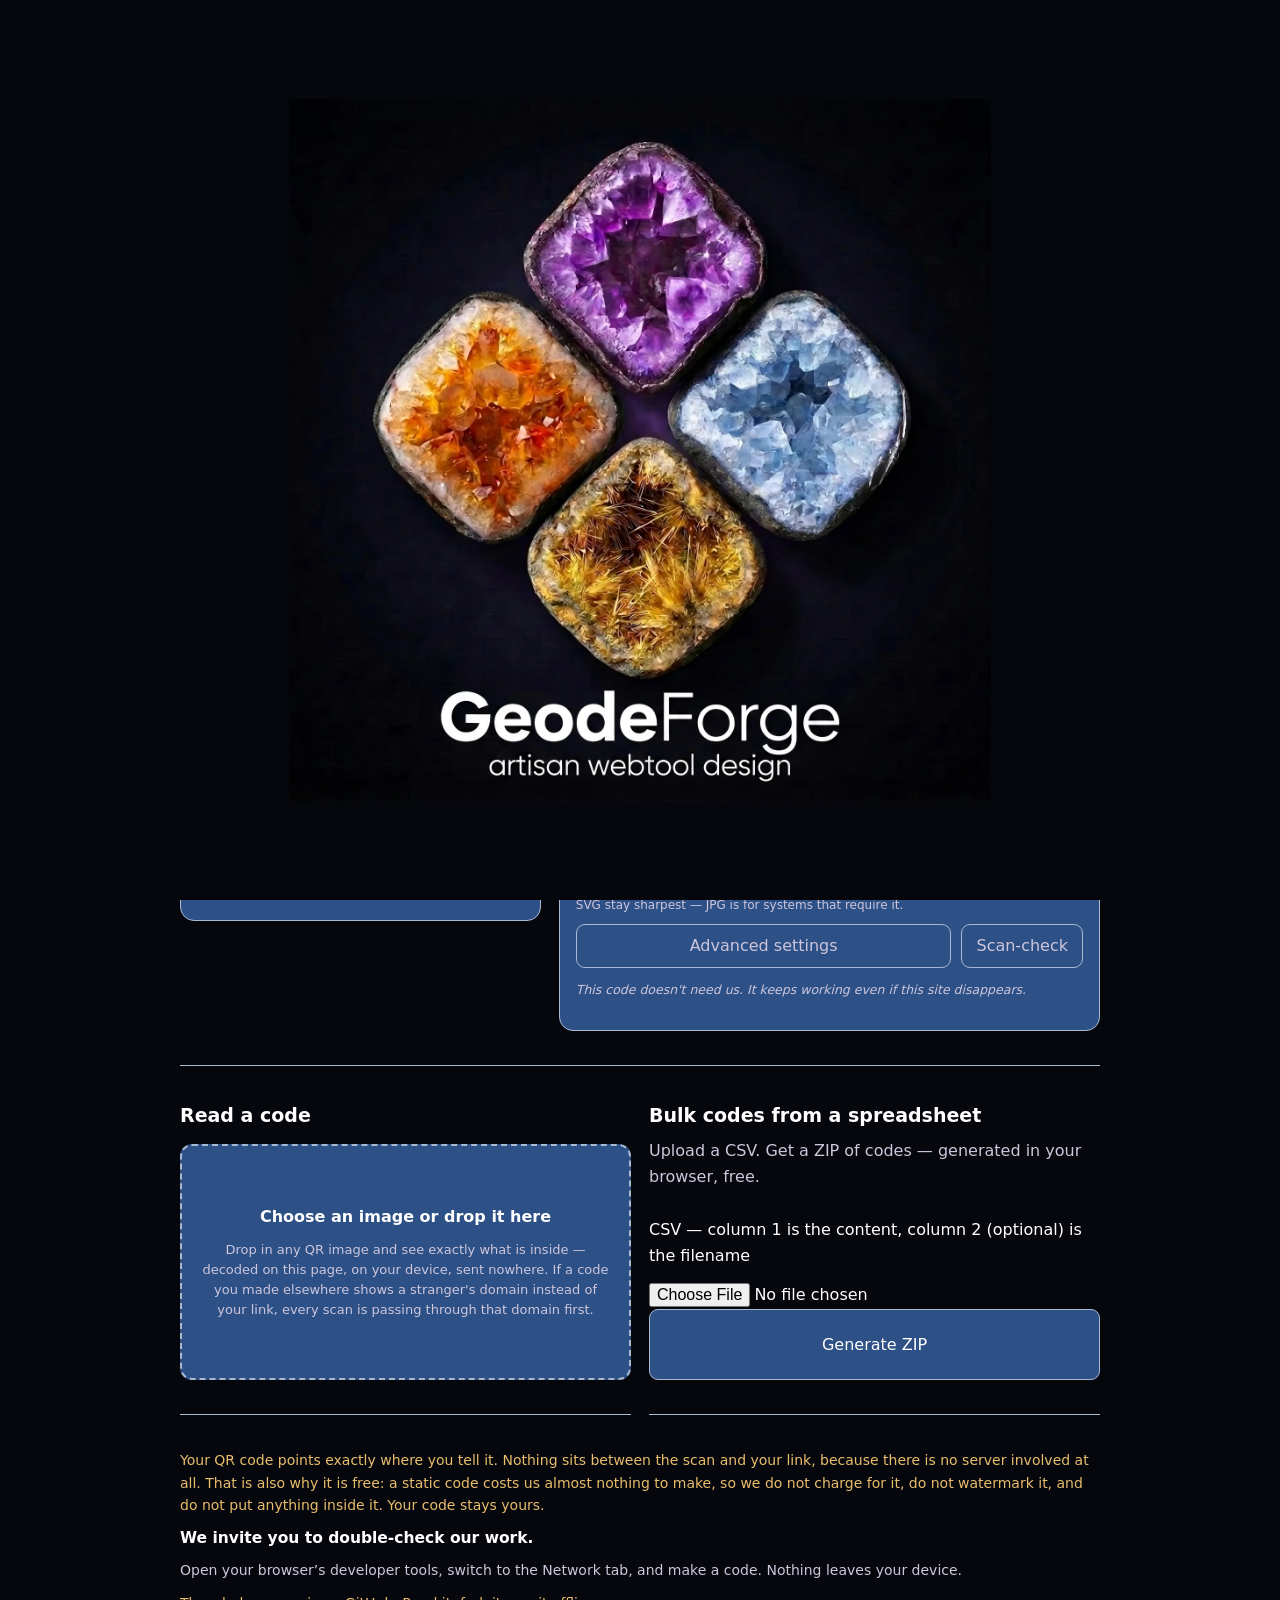
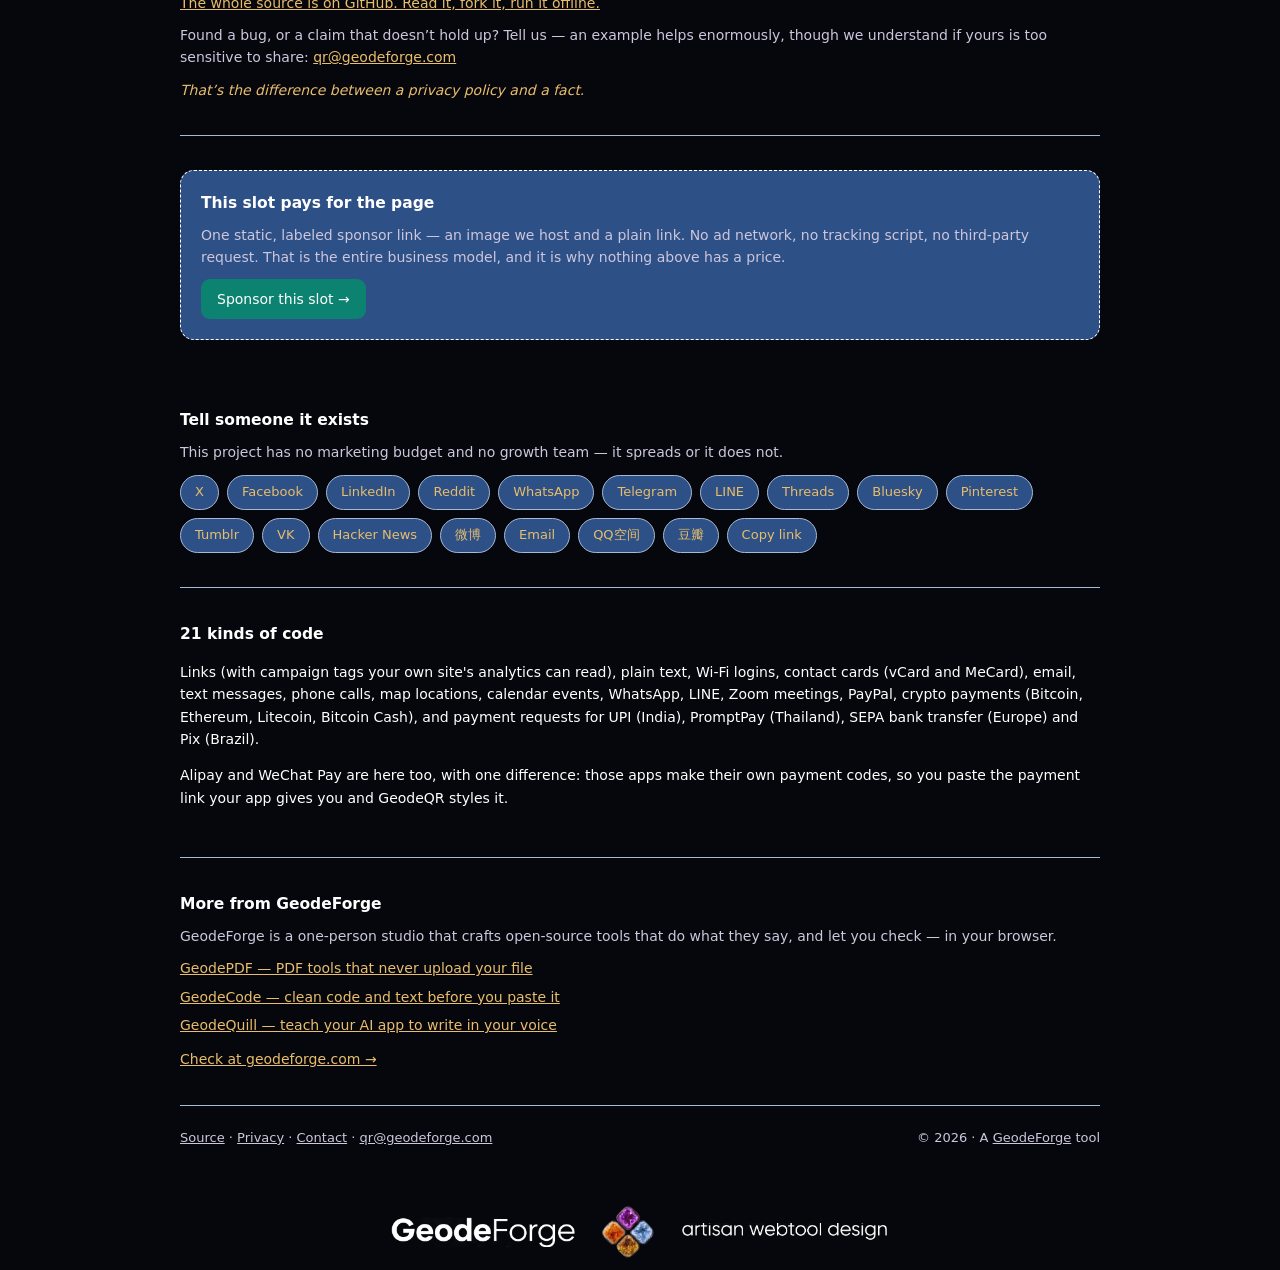
<file: index.html>
<!DOCTYPE html>
<html lang="en">
<head>
<meta charset="utf-8"/>
<meta name="viewport" content="width=device-width, initial-scale=1"/>
<title>GeodeQR — free QR codes that never expire</title>
<meta name="description" content="Free QR code generator for 21 kinds of code, from links and Wi-Fi to contact cards, events and payments. No account, no expiry, no watermark. Nothing leaves your browser."/>
<link rel="canonical" href="https://geodeforge.com/geodeqr/"/>
<link rel="alternate" hreflang="en" href="https://geodeforge.com/geodeqr/"/>
<link rel="alternate" hreflang="x-default" href="https://geodeforge.com/geodeqr/"/>
<meta property="og:type" content="website"/>
<meta property="og:site_name" content="GeodeForge"/>
<meta property="og:title" content="GeodeQR — free QR codes that never expire"/>
<meta property="og:description" content="Free QR code generator for 21 kinds of code, from links and Wi-Fi to contact cards, events and payments. No account, no expiry, no watermark. Nothing leaves your browser."/>
<meta property="og:url" content="https://geodeforge.com/geodeqr/"/>
<meta name="twitter:card" content="summary"/>
<meta name="twitter:title" content="GeodeQR — free QR codes that never expire"/>
<meta name="twitter:description" content="Free QR code generator for 21 kinds of code, from links and Wi-Fi to contact cards, events and payments. No account, no expiry, no watermark. Nothing leaves your browser."/>
<script type="application/ld+json">{"@context":"https://schema.org","@type":"SoftwareApplication","name":"GeodeQR","url":"https://geodeforge.com/geodeqr/","description":"Free QR code generator for 21 kinds of code, from links and Wi-Fi to contact cards, events and payments. No account, no expiry, no watermark. Nothing leaves your browser.","applicationCategory":"UtilitiesApplication","operatingSystem":"Any — runs entirely in the browser","offers":{"@type":"Offer","price":"0","priceCurrency":"USD"}}</script>
<script type="application/ld+json">{"@context":"https://schema.org","@type":"FAQPage","mainEntity":[{"@type":"Question","name":"Do the QR codes expire?","acceptedAnswer":{"@type":"Answer","text":"No. A QR code is just an encoding of the text or link you give it — GeodeQR draws it in your browser and it works forever. There is no redirect and no account, so nothing can switch it off."}},{"@type":"Question","name":"Is anything uploaded when I make a code?","acceptedAnswer":{"@type":"Answer","text":"No. The code is generated in JavaScript inside your own browser tab; nothing you type leaves your device. You can check in your browser's Network tab."}},{"@type":"Question","name":"Is there a watermark or a sign-up?","acceptedAnswer":{"@type":"Answer","text":"Neither. No watermark on the image and no account to create — download it and use it anywhere."}},{"@type":"Question","name":"Can it encode non-Latin text?","acceptedAnswer":{"@type":"Answer","text":"Yes. Chinese, Arabic, and other scripts encode correctly so the codes scan for those languages."}}]}</script>
<link rel="icon" href="assets/geodeqr-eye-64.png" type="image/png"/>
<link rel="stylesheet" href="style.css?v=1"/>
<script>
window.__geodeBoot = { errs: [] };
window.addEventListener('error', function (e) {
  var f = (e && e.filename) || (e && e.target && e.target.src) || '';
  window.__geodeBoot.errs.push(((e && e.message) || 'load error') + ' @ ' +
    String(f).split('/').pop().split('?')[0] + ':' + ((e && e.lineno) || 0));
}, true);

</script>
</head>
<body>

<!--LANDING-SPLASH-->
<div id="tsplash" aria-hidden="true">
  <picture>
    <source type="image/webp" media="(max-width:720px)" srcset="assets/poster-900.webp"/>
    <source type="image/webp" srcset="assets/poster-1600.webp"/>
    <img src="assets/poster-1600.jpg" alt="" width="1600" height="1600"/>
  </picture>
</div>
<script>
(function () {
  var s = document.getElementById('tsplash');
  if (!s) return;
  if (window.matchMedia && matchMedia('(prefers-reduced-motion: reduce)').matches) { s.remove(); return; }
  s.classList.add('on');
  var img = s.querySelector('img'), dead = false;
  function kill(fast) {
    if (dead || !s) return; dead = true;
    if (fast) { s.remove(); s = null; return; }
    s.classList.add('out');
    setTimeout(function () { if (s) { s.remove(); s = null; } }, 1100);
  }
  if (img) { img.addEventListener('error', function () { kill(true); }); }
  setTimeout(function () {
    ['pointerdown', 'keydown', 'wheel', 'touchstart'].forEach(function (t) {
      window.addEventListener(t, function () { kill(true); }, { once: true, passive: true });
    });
  }, 400);
  requestAnimationFrame(function () { requestAnimationFrame(function () { s.classList.add('in'); }); });
  setTimeout(function () { kill(false); }, 3000);
})();

</script>
<!--/LANDING-SPLASH-->

<div class="gfband" role="img" aria-label="GeodeForge — artisan webtool design">
  <img class="b-wm" src="assets/band-wordmark.webp" alt="" width="588" height="96"/>
  <img class="b-cl" src="assets/band-cluster.webp" alt="" width="320" height="320"/>
  <img class="b-st" src="assets/band-strap.webp" alt="" width="649" height="56"/>
</div>

<header class="bar">
  <a class="brand" href="index.html">
    <img src="assets/geode-white-fill-mark.svg" alt="" width="26" height="26"/>
    <span>GeodeQR</span>
  </a>
  <nav>
    <a href="#bulk" data-i="bulk">Bulk</a>
    <a href="#verify" data-i="verify-nav">Verify</a>
    <a href="https://github.com/GeodeForge" rel="noopener" data-i="source">Source</a>
    <a href="contact.html" data-i="contact">Contact</a>
  </nav>
</header>

<main>

  <section class="hero">
    <h1 data-i="tagline">QR codes that never expire.</h1>
    <p class="sub" data-i="sub"></p>

    <div class="gen">
      <div class="pane">
        <div class="pills" id="pills" role="tablist"></div>
        <div class="fields" id="fields"></div>
      </div>

      <div class="pane preview">
        <div class="codewrap"><canvas id="qc" width="440" height="440" aria-label="QR code"></canvas></div>

        <div class="optrow">
          <label class="cb"><input type="checkbox" id="cicon" checked/> <span data-i="iconInImage"></span></label>
          <label class="cb"><input type="checkbox" id="ctext" checked/> <span data-i="textInImage"></span></label>
          <label class="cb"><input type="checkbox" id="trans"/> <span data-i="transL"></span></label>
        </div>
        <small class="warn-note" data-i="transNote"></small>

        <div class="dlrow">
          <fieldset class="dlbox">
            <legend data-i="downloadAs">Download as</legend>
            <button id="png" class="primary">PNG</button>
            <button id="svg">SVG</button>
            <button id="pdf">PDF</button>
            <button id="eps">EPS</button>
            <button id="jpg">JPG</button>
          </fieldset>
          <div class="sharewrap">
            <button id="shareBtn" class="sharebtn" type="button"
                    aria-haspopup="true" aria-expanded="false">
              <span data-i="share">Share</span><i class="caret" aria-hidden="true"></i>
            </button>
            <div class="sharemenu" id="sharemenu" hidden></div>
          </div>
        </div>
        <small class="fmt-note" data-i="fmtNote"></small>
        <div class="advrow">
          <button id="adv" class="advbtn" type="button" data-i="advanced">Advanced settings</button>

          <button id="vscan" type="button" hidden data-i="verifyBtn">Scan-check</button>
        </div>
        <small id="vmsg" class="vmsg" hidden></small>

        <div id="advp" hidden>
          <div class="ctl">
            <input id="shape" type="range" min="0" max="70" value="70" step="1" aria-label="shape"/>
            <div class="ends"><span data-i="classic"></span><span data-i="geode"></span></div>
          </div>
          <div class="ctl">
            <input id="hue" type="range" min="0" max="360" value="283" step="1" aria-label="colour"/>
            <div class="ends"><span data-i="colour"></span><span class="sw"><i class="chip" id="chip"></i><span id="ratio">—</span></span></div>
          </div>
          <div class="ctl">
            <input id="shading" type="range" min="0" max="100" value="52.5" step="0.5" aria-label="shading"/>
            <div class="ends"><span data-i="min"></span><span data-i="shading"></span><span data-i="max"></span></div>
          </div>

          <p class="badge" id="badge" aria-live="polite"><i class="dot"></i><span data-i="scannable"></span></p>

          <div class="optrow">
            <label class="inline"><span data-i="frame"></span>
              <select id="frame">
                <option value="none" data-i="frames.none"></option>
                <option value="bar" data-i="frames.bar"></option>
                <option value="full" data-i="frames.full"></option>
              </select>
            </label>
            <input id="cta" type="text" maxlength="32" hidden aria-label="Frame text"/>
          </div>

          <label class="arow"><span data-i="font"></span>
            <select id="font">
              <option value="" style="font-family:system-ui" data-i="fonts.def"></option>
              <option value="system-ui, Arial, sans-serif" style="font-family:system-ui,Arial,sans-serif" data-i="fonts.sans"></option>
              <option value="Georgia, 'Times New Roman', serif" style="font-family:Georgia,'Times New Roman',serif" data-i="fonts.serif"></option>
              <option value="ui-monospace, Consolas, monospace" style="font-family:ui-monospace,Consolas,monospace" data-i="fonts.mono"></option>
              <option value="'Trebuchet MS', system-ui, sans-serif" style="font-family:'Trebuchet MS',system-ui,sans-serif" data-i="fonts.round"></option>
              <option value="'Palatino Linotype', Palatino, Georgia, serif" style="font-family:'Palatino Linotype',Palatino,Georgia,serif" data-i="fonts.eleg"></option>
            </select>
          </label>
          <label class="arow"><span data-i="textColour"></span>
            <input id="tcol" type="color" value="#340A4A"/>
          </label>
          <div class="arow"><span data-i="textStyle"></span>
            <div class="biu" role="group" aria-label="Text style">
              <button type="button" data-k="bold" style="font-weight:700">B</button>
              <button type="button" data-k="ital" style="font-style:italic">I</button>
              <button type="button" data-k="und" style="text-decoration:underline">U</button>
            </div>
          </div>

          <label class="arow"><span data-i="fontSize"></span>
            <input id="fsize" type="range" min="60" max="120" value="100" step="5" aria-label="Text size"/>
          </label>

          <div class="exp">
            <label><span data-i="sizeL"></span>
              <select id="size"><option>512</option><option selected>1024</option><option>2048</option></select>
            </label>
            <label><span data-i="eccL"></span>
              <select id="ecc">
                <option value="H" selected>H</option>
                <option value="Q">Q</option>
                <option value="M">M</option>
                <option value="L">L</option>
              </select>
            </label>
          </div>
          <small id="eccNote" data-i="eccLocked"></small>
        </div>

        <p class="promise" data-i="promise"></p>
        <p class="err" id="err" role="alert" aria-live="polite"></p>
      </div>
    </div>

    <div class="strip" id="strip" hidden>
      <a id="printer" target="_blank" rel="noopener" data-i="printer"></a>

      <p class="maps"><span data-i="mapAlt"></span>: <span id="mapAlts"></span></p>

      <a id="stickers" hidden rel="noopener sponsored" data-i="stickers"></a>
      <p class="disc" id="disc" hidden data-i="affiliate"></p>
    </div>
  </section>

  <div class="duo">

  <section class="reader" id="reader" hidden>
    <h2 data-i="readTitle"></h2>

    <label class="dropzone rdz" id="drop">
      <input type="file" id="rfile" accept="image/*"/>
      <span class="pick" data-i="readPick"></span>
      <small data-i="readBody"></small>
    </label>
    <div id="rout" hidden>
      <p class="rhost" id="rhost" hidden><span data-i="readHost"></span> <strong id="rhostv"></strong></p>
      <pre id="rtext" hidden></pre>
      <p class="err" id="rnone" hidden data-i="readNone"></p>
      <button id="rcopy" type="button" hidden data-i="readCopy"></button>
    </div>
  </section>

  <section class="bulk" id="bulk">
    <h2 data-i="bulkTitle"></h2>
    <p data-i="bulkBody"></p>
    <label for="csv" class="filelabel" data-i="csvLabel"></label>
    <input type="file" id="csv" accept=".csv,text/csv"/>
    <button id="bulkGo" data-i="bulkGo"></button>
    <p class="hint" id="bulkHint"></p>
  </section>
  </div>

  <section class="verify" id="verify">
    <p class="whyfree" data-i="whyFree"></p>
    <h2 data-i="verify"></h2>
    <p data-i="verifyBody"></p>
    <p><a href="https://github.com/GeodeForge" rel="noopener" data-i="sourceLink"></a></p>

    <p><span data-i="feedback"></span>
    <a href="mailto:qr@geodeforge.com?subject=GeodeQR%20%E2%80%94%20double-check">qr@geodeforge.com</a></p>
    <p class="kicker" data-i="kicker"></p>
  </section>

  <section class="sponsor">
    <h2 data-i="sponsorTitle"></h2>
    <p data-i="sponsorBody"></p>
    <a class="btn" href="mailto:qr@geodeforge.com?subject=Sponsor%20GeodeQR" data-i="sponsorCta">Sponsor this slot →</a>
  </section>

  <section class="share" id="share">
    <h2 data-i="shareTitle"></h2>
    <p data-i="shareBody"></p>

    <div class="shares" id="shares"></div>
  </section>

<!--MAIN-PAGE-ONLY-->
  <section class="prose">
    <h2>21 kinds of code</h2>
    <p>Links (with campaign tags your own site's analytics can read), plain text, Wi-Fi logins, contact cards (vCard and MeCard), email, text messages, phone calls, map locations, calendar events, WhatsApp, LINE, Zoom meetings, PayPal, crypto payments (Bitcoin, Ethereum, Litecoin, Bitcoin Cash), and payment requests for UPI (India), PromptPay (Thailand), SEPA bank transfer (Europe) and Pix (Brazil).</p>
    <p>Alipay and WeChat Pay are here too, with one difference: those apps make their own payment codes, so you paste the payment link your app gives you and GeodeQR styles it.</p>
  </section>
<!--/MAIN-PAGE-ONLY-->
  <section class="morefrom">
    <h2 data-i="moreTitle"></h2>
    <p data-i="moreBody"></p>
    <div class="sibs">
      <a href="https://geodeforge.com/geodepdf/">GeodePDF — PDF tools that never upload your file</a>
      <a href="https://geodeforge.com/geodecode/">GeodeCode — clean code and text before you paste it</a>
      <a href="https://geodeforge.com/geodequill/">GeodeQuill — teach your AI app to write in your voice</a>
    </div>
    <a href="https://geodeforge.com" data-i="moreLink">Check at geodeforge.com →</a>
  </section>
</main>

<footer>
  <span>
    <a href="https://github.com/GeodeForge" rel="noopener" data-i="source">Source</a> ·
    <a href="privacy.html" data-i="privacy">Privacy</a> ·
    <a href="contact.html" data-i="contact">Contact</a> ·
    <a href="mailto:qr@geodeforge.com">qr@geodeforge.com</a>
  </span>
  <span>&copy; 2026 &middot; A <a href="https://geodeforge.com">GeodeForge</a> tool</span>
</footer>

<div class="gfband" role="img" aria-label="GeodeForge — artisan webtool design">
  <img class="b-wm" src="assets/band-wordmark.webp" alt="" width="588" height="96"/>
  <img class="b-cl" src="assets/band-cluster.webp" alt="" width="320" height="320"/>
  <img class="b-st" src="assets/band-strap.webp" alt="" width="649" height="56"/>
</div>

<script src="src/qr.js?v=1"></script>
<script src="src/render.js?v=1"></script>
<script src="src/content.js?v=1"></script>
<script src="src/i18n.js?v=1"></script>
<script src="src/zip.js?v=1"></script>
<script src="src/decode.js?v=1"></script>
<script src="src/export.js?v=1"></script>
<script src="app.js?v=1"></script>
<script>
(function () {
  setTimeout(function () {
    if (window.__geodeBooted) return;
    var M = {
      en: 'Part of the app has not loaded yet. Refresh the page to get the complete version.',
      zh: '应用尚未完全加载。请刷新页面以获取完整版本。',
      es: 'Una parte de la aplicación aún no se ha cargado. Actualiza la página para obtener la versión completa.',
      ar: 'لم يكتمل تحميل التطبيق بعد. حدّث الصفحة للحصول على النسخة الكاملة.'
    };
    var l = ((navigator.languages && navigator.languages[0]) || navigator.language || 'en')
      .toLowerCase().slice(0, 2);
    var p = document.createElement('p');
    p.className = 'err';
    p.setAttribute('role', 'alert');
    p.textContent = (M[l] || M.en) +
      (window.__geodeBoot.errs.length ? ' [' + window.__geodeBoot.errs.join('; ') + ']' : '');
    var wrap = document.querySelector('.codewrap');
    if (wrap) wrap.appendChild(p); else document.body.appendChild(p);
  }, 2500);
})();

</script>
</body>
</html>
</file>
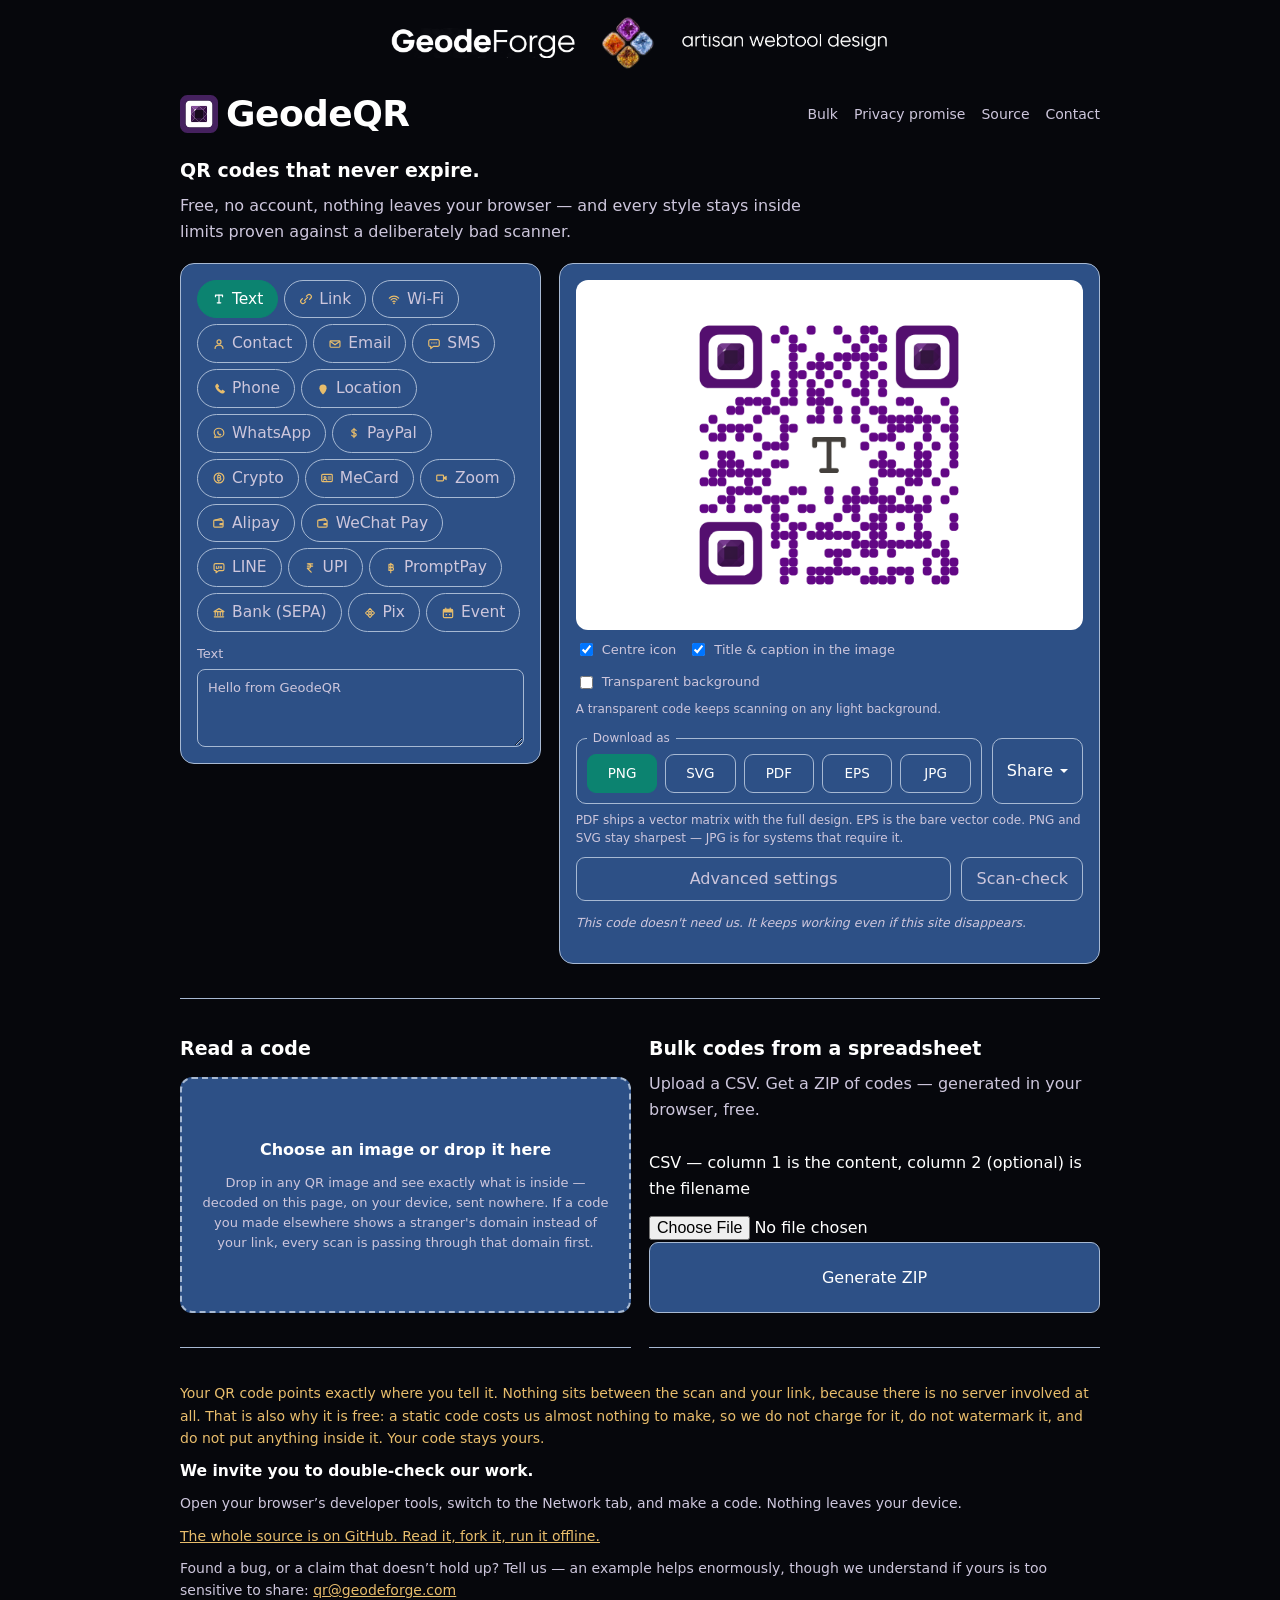
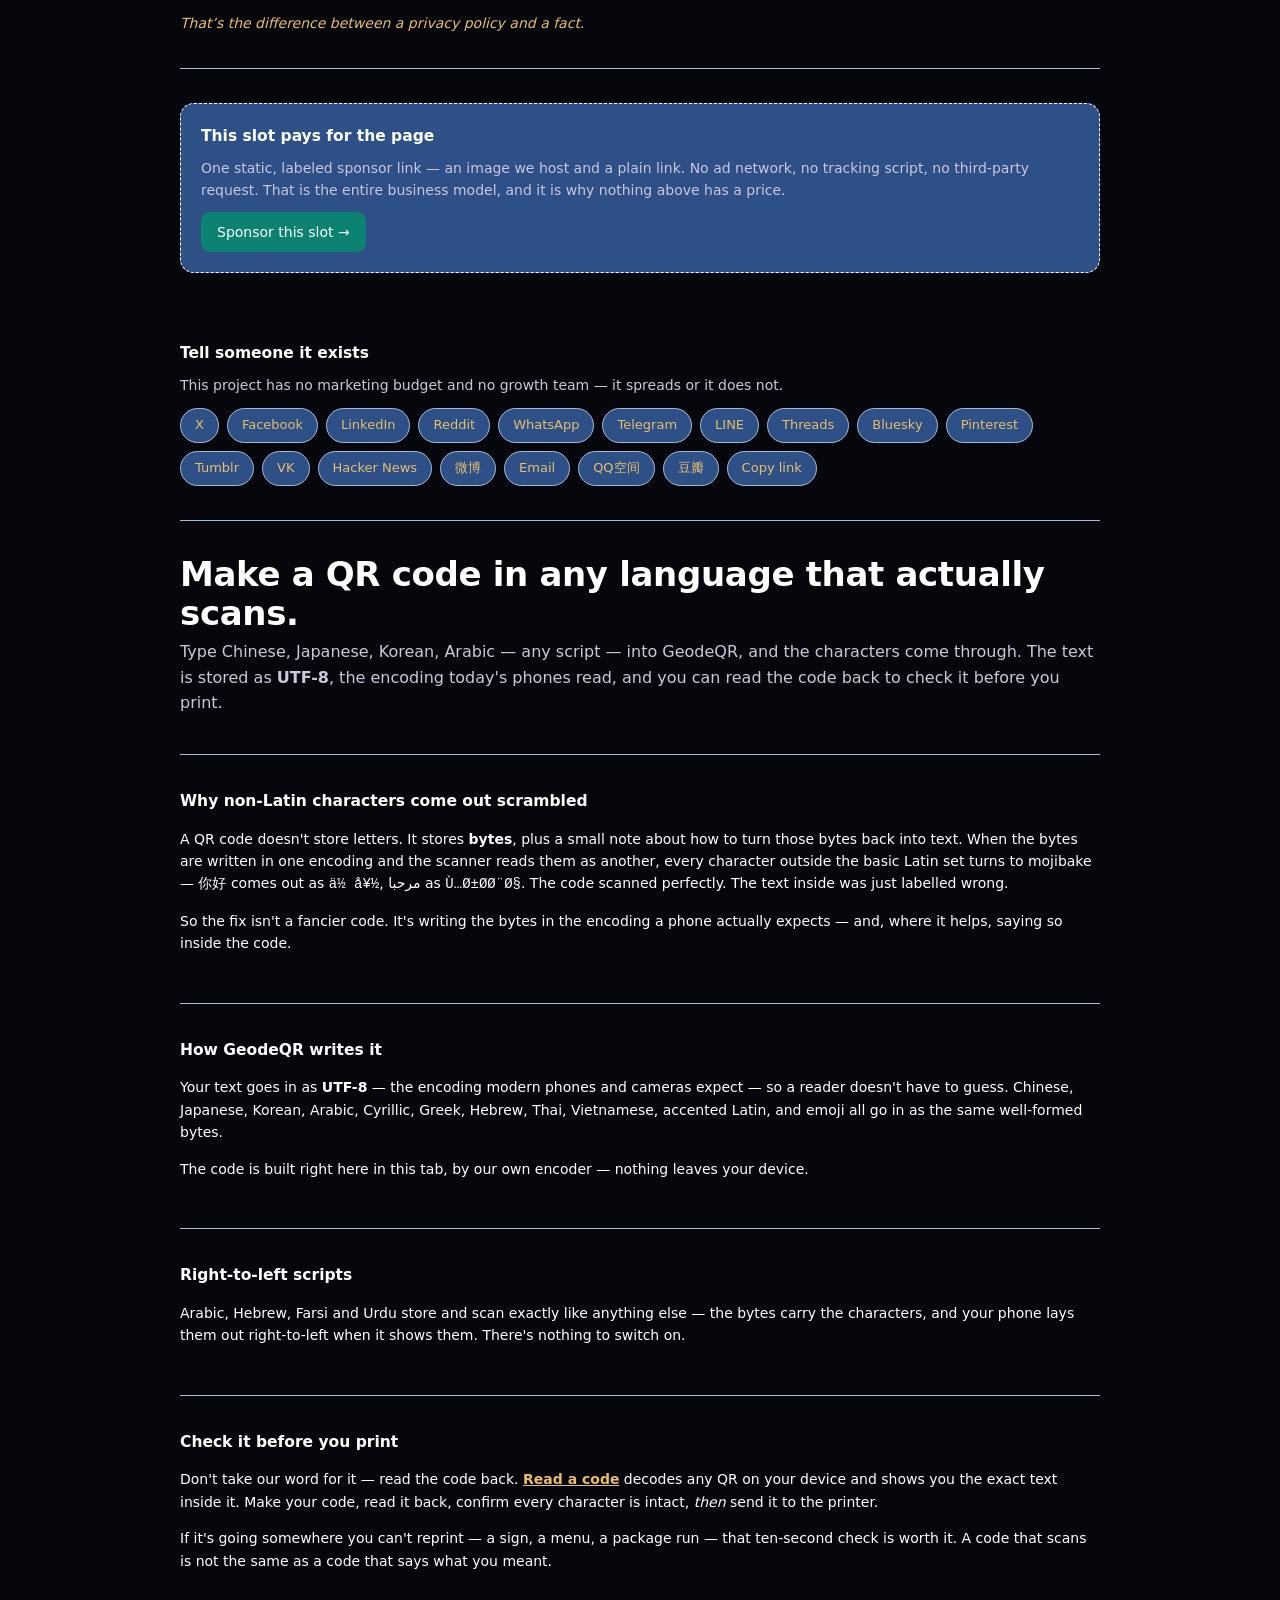
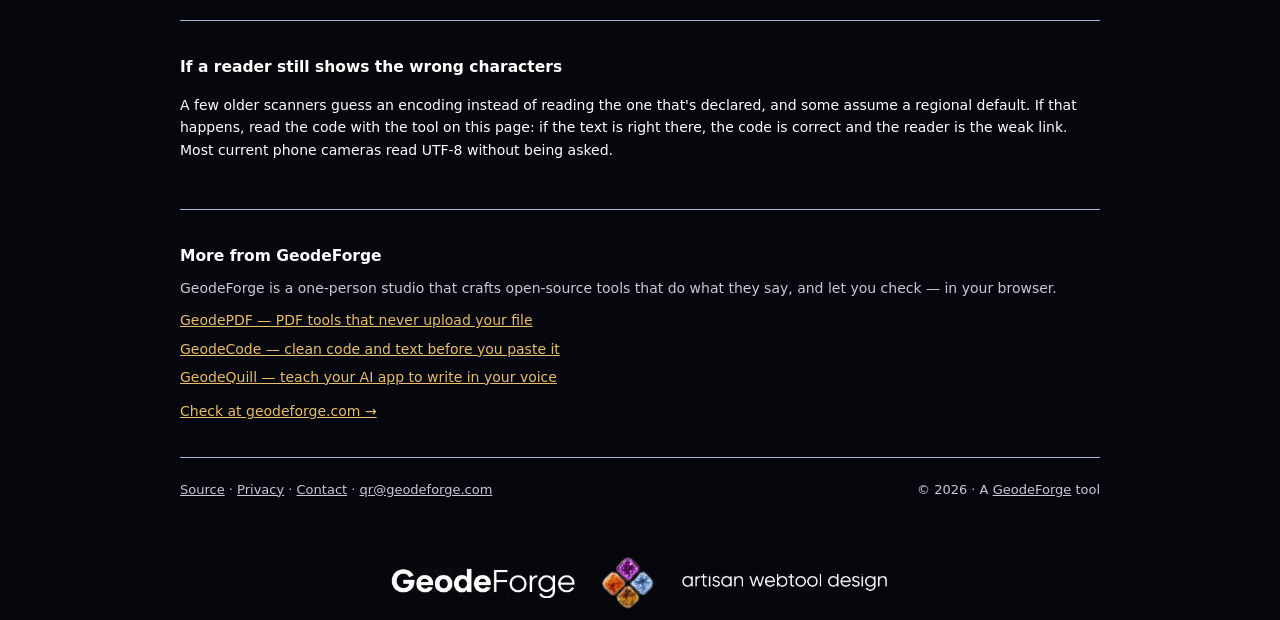
<file: any-language/index.html>
<!DOCTYPE html>
<html lang="en">
<head>
<meta charset="utf-8"/>
<meta name="viewport" content="width=device-width, initial-scale=1"/>
<title>Make a QR code in Chinese, Arabic, or any language that scans</title>
<meta name="description" content="Non-Latin text — Chinese, Japanese, Korean, Arabic, Cyrillic — comes out as gibberish when a QR code labels its bytes with the wrong encoding. GeodeQR stores your text as UTF-8 so it scans, and you can read the code back on your own device to confirm every character survived."/>
<link rel="canonical" href="https://geodeforge.com/geodeqr/any-language/"/>
<link rel="alternate" hreflang="en" href="https://geodeforge.com/geodeqr/any-language/"/>
<link rel="alternate" hreflang="x-default" href="https://geodeforge.com/geodeqr/any-language/"/>
<meta property="og:type" content="website"/>
<meta property="og:site_name" content="GeodeForge"/>
<meta property="og:title" content="GeodeQR — free QR codes that never expire"/>
<meta property="og:description" content="Free QR code generator for 21 kinds of code, from links and Wi-Fi to contact cards, events and payments. No account, no expiry, no watermark. Nothing leaves your browser."/>
<meta property="og:url" content="https://geodeforge.com/geodeqr/any-language/"/>
<meta name="twitter:card" content="summary"/>
<meta name="twitter:title" content="GeodeQR — free QR codes that never expire"/>
<meta name="twitter:description" content="Free QR code generator for 21 kinds of code, from links and Wi-Fi to contact cards, events and payments. No account, no expiry, no watermark. Nothing leaves your browser."/>
<script type="application/ld+json">{"@context":"https://schema.org","@type":"SoftwareApplication","name":"GeodeQR","url":"https://geodeforge.com/geodeqr/","description":"Free QR code generator for 21 kinds of code, from links and Wi-Fi to contact cards, events and payments. No account, no expiry, no watermark. Nothing leaves your browser.","applicationCategory":"UtilitiesApplication","operatingSystem":"Any — runs entirely in the browser","offers":{"@type":"Offer","price":"0","priceCurrency":"USD"}}</script>
<script type="application/ld+json">{"@context":"https://schema.org","@type":"FAQPage","mainEntity":[{"@type":"Question","name":"Do the QR codes expire?","acceptedAnswer":{"@type":"Answer","text":"No. A QR code is just an encoding of the text or link you give it — GeodeQR draws it in your browser and it works forever. There is no redirect and no account, so nothing can switch it off."}},{"@type":"Question","name":"Is anything uploaded when I make a code?","acceptedAnswer":{"@type":"Answer","text":"No. The code is generated in JavaScript inside your own browser tab; nothing you type leaves your device. You can check in your browser's Network tab."}},{"@type":"Question","name":"Is there a watermark or a sign-up?","acceptedAnswer":{"@type":"Answer","text":"Neither. No watermark on the image and no account to create — download it and use it anywhere."}},{"@type":"Question","name":"Can it encode non-Latin text?","acceptedAnswer":{"@type":"Answer","text":"Yes. Chinese, Arabic, and other scripts encode correctly so the codes scan for those languages."}}]}</script>
<link rel="icon" href="../assets/geodeqr-eye-64.png" type="image/png"/>
<link rel="stylesheet" href="../style.css?v=1"/>
<script>
window.__geodeBoot = { errs: [] };
window.addEventListener('error', function (e) {
  var f = (e && e.filename) || (e && e.target && e.target.src) || '';
  window.__geodeBoot.errs.push(((e && e.message) || 'load error') + ' @ ' +
    String(f).split('/').pop().split('?')[0] + ':' + ((e && e.lineno) || 0));
}, true);

</script>
</head>
<body data-type="text" data-lang="en">


<div class="gfband" role="img" aria-label="GeodeForge — artisan webtool design">
  <img class="b-wm" src="../assets/band-wordmark.webp" alt="" width="588" height="96"/>
  <img class="b-cl" src="../assets/band-cluster.webp" alt="" width="320" height="320"/>
  <img class="b-st" src="../assets/band-strap.webp" alt="" width="649" height="56"/>
</div>

<header class="bar">
  <a class="brand" href="../index.html">
    <img src="../assets/geode-white-fill-mark.svg" alt="" width="26" height="26"/>
    <span>GeodeQR</span>
  </a>
  <nav>
    <a href="#bulk" data-i="bulk">Bulk</a>
    <a href="#verify" data-i="verify-nav">Verify</a>
    <a href="https://github.com/GeodeForge" rel="noopener" data-i="source">Source</a>
    <a href="../contact.html" data-i="contact">Contact</a>
  </nav>
</header>

<main>

  <section class="hero">
    <h2 data-i="tagline">QR codes that never expire.</h2>
    <p class="sub" data-i="sub">Free, no account, nothing leaves your browser — and every style stays inside limits proven against a deliberately bad scanner.</p>

    <div class="gen">
      <div class="pane">
        <div class="pills" id="pills" role="tablist"></div>
        <div class="fields" id="fields"></div>
      </div>

      <div class="pane preview">
        <div class="codewrap"><canvas id="qc" width="440" height="440" aria-label="QR code"></canvas></div>

        <div class="optrow">
          <label class="cb"><input type="checkbox" id="cicon" checked/> <span data-i="iconInImage">Centre icon</span></label>
          <label class="cb"><input type="checkbox" id="ctext" checked/> <span data-i="textInImage">Title &amp; caption in the image</span></label>
          <label class="cb"><input type="checkbox" id="trans"/> <span data-i="transL">Transparent background</span></label>
        </div>
        <small class="warn-note" data-i="transNote">A transparent code keeps scanning on any light background.</small>

        <div class="dlrow">
          <fieldset class="dlbox">
            <legend data-i="downloadAs">Download as</legend>
            <button id="png" class="primary">PNG</button>
            <button id="svg">SVG</button>
            <button id="pdf">PDF</button>
            <button id="eps">EPS</button>
            <button id="jpg">JPG</button>
          </fieldset>
          <div class="sharewrap">
            <button id="shareBtn" class="sharebtn" type="button"
                    aria-haspopup="true" aria-expanded="false">
              <span data-i="share">Share</span><i class="caret" aria-hidden="true"></i>
            </button>
            <div class="sharemenu" id="sharemenu" hidden></div>
          </div>
        </div>
        <small class="fmt-note" data-i="fmtNote">PDF ships a vector matrix with the full design. EPS is the bare vector code. PNG and SVG stay sharpest — JPG is for systems that require it.</small>
        <div class="advrow">
          <button id="adv" class="advbtn" type="button" data-i="advanced">Advanced settings</button>

          <button id="vscan" type="button" hidden data-i="verifyBtn">Scan-check</button>
        </div>
        <small id="vmsg" class="vmsg" hidden></small>

        <div id="advp" hidden>
          <div class="ctl">
            <input id="shape" type="range" min="0" max="70" value="70" step="1" aria-label="shape"/>
            <div class="ends"><span data-i="classic">classic</span><span data-i="geode">geode</span></div>
          </div>
          <div class="ctl">
            <input id="hue" type="range" min="0" max="360" value="283" step="1" aria-label="colour"/>
            <div class="ends"><span data-i="colour">colour</span><span class="sw"><i class="chip" id="chip"></i><span id="ratio">—</span></span></div>
          </div>
          <div class="ctl">
            <input id="shading" type="range" min="0" max="100" value="52.5" step="0.5" aria-label="shading"/>
            <div class="ends"><span data-i="min">min</span><span data-i="shading">shading</span><span data-i="max">max</span></div>
          </div>

          <p class="badge" id="badge" aria-live="polite"><i class="dot"></i><span data-i="scannable">Styling stays inside limits proven against a deliberately weak scanner</span></p>

          <div class="optrow">
            <label class="inline"><span data-i="frame">Frame</span>
              <select id="frame">
                <option value="none" data-i="frames.none">None</option>
                <option value="bar" data-i="frames.bar">Labelled bar</option>
                <option value="full" data-i="frames.full">Full border</option>
              </select>
            </label>
            <input id="cta" type="text" maxlength="32" hidden aria-label="Frame text"/>
          </div>

          <label class="arow"><span data-i="font">Font</span>
            <select id="font">
              <option value="" style="font-family:system-ui" data-i="fonts.def">Default</option>
              <option value="system-ui, Arial, sans-serif" style="font-family:system-ui,Arial,sans-serif" data-i="fonts.sans">Sans</option>
              <option value="Georgia, 'Times New Roman', serif" style="font-family:Georgia,'Times New Roman',serif" data-i="fonts.serif">Serif</option>
              <option value="ui-monospace, Consolas, monospace" style="font-family:ui-monospace,Consolas,monospace" data-i="fonts.mono">Mono</option>
              <option value="'Trebuchet MS', system-ui, sans-serif" style="font-family:'Trebuchet MS',system-ui,sans-serif" data-i="fonts.round">Rounded</option>
              <option value="'Palatino Linotype', Palatino, Georgia, serif" style="font-family:'Palatino Linotype',Palatino,Georgia,serif" data-i="fonts.eleg">Elegant</option>
            </select>
          </label>
          <label class="arow"><span data-i="textColour">Text colour</span>
            <input id="tcol" type="color" value="#340A4A"/>
          </label>
          <div class="arow"><span data-i="textStyle">Style</span>
            <div class="biu" role="group" aria-label="Text style">
              <button type="button" data-k="bold" style="font-weight:700">B</button>
              <button type="button" data-k="ital" style="font-style:italic">I</button>
              <button type="button" data-k="und" style="text-decoration:underline">U</button>
            </div>
          </div>

          <label class="arow"><span data-i="fontSize">Text size</span>
            <input id="fsize" type="range" min="60" max="120" value="100" step="5" aria-label="Text size"/>
          </label>

          <div class="exp">
            <label><span data-i="sizeL">Size</span>
              <select id="size"><option>512</option><option selected>1024</option><option>2048</option></select>
            </label>
            <label><span data-i="eccL">Error correction</span>
              <select id="ecc">
                <option value="H" selected>H</option>
                <option value="Q">Q</option>
                <option value="M">M</option>
                <option value="L">L</option>
              </select>
            </label>
          </div>
          <small id="eccNote" data-i="eccLocked">Error correction is held at H while styling is on — that headroom is what makes the styling safe.</small>
        </div>

        <p class="promise" data-i="promise">This code doesn't need us. It keeps working even if this site disappears.</p>
        <p class="err" id="err" role="alert" aria-live="polite"></p>
      </div>
    </div>

    <div class="strip" id="strip" hidden>
      <a id="printer" target="_blank" rel="noopener" data-i="printer">Need it on paper? Find a printer near you</a>

      <p class="maps"><span data-i="mapAlt">Other map providers</span>: <span id="mapAlts"></span></p>

      <a id="stickers" hidden rel="noopener sponsored" data-i="stickers">Order stickers &amp; labels online</a>
      <p class="disc" id="disc" hidden data-i="affiliate">That's an affiliate link — if you order, we get a small cut at no cost to you. It's how the site stays free.</p>
    </div>
  </section>

  <div class="duo">

  <section class="reader" id="reader" hidden>
    <h2 data-i="readTitle">Read a code</h2>

    <label class="dropzone rdz" id="drop">
      <input type="file" id="rfile" accept="image/*"/>
      <span class="pick" data-i="readPick">Choose an image or drop it here</span>
      <small data-i="readBody">Drop in any QR image and see exactly what is inside — decoded on this page, on your device, sent nowhere. If a code you made elsewhere shows a stranger's domain instead of your link, every scan is passing through that domain first.</small>
    </label>
    <div id="rout" hidden>
      <p class="rhost" id="rhost" hidden><span data-i="readHost">This code is a link to</span> <strong id="rhostv"></strong></p>
      <pre id="rtext" hidden></pre>
      <p class="err" id="rnone" hidden data-i="readNone">No QR code found in that image.</p>
      <button id="rcopy" type="button" hidden data-i="readCopy">Copy contents</button>
    </div>
  </section>

  <section class="bulk" id="bulk">
    <h2 data-i="bulkTitle">Bulk codes from a spreadsheet</h2>
    <p data-i="bulkBody">Upload a CSV. Get a ZIP of codes — generated in your browser, free.</p>
    <label for="csv" class="filelabel" data-i="csvLabel">CSV — column 1 is the content, column 2 (optional) is the filename</label>
    <input type="file" id="csv" accept=".csv,text/csv"/>
    <button id="bulkGo" data-i="bulkGo">Generate ZIP</button>
    <p class="hint" id="bulkHint"></p>
  </section>
  </div>

  <section class="verify" id="verify">
    <p class="whyfree" data-i="whyFree">Your QR code points exactly where you tell it. Nothing sits between the scan and your link, because there is no server involved at all. That is also why it is free: a static code costs us almost nothing to make, so we do not charge for it, do not watermark it, and do not put anything inside it. Your code stays yours.</p>
    <h2 data-i="verify">We invite you to double-check our work.</h2>
    <p data-i="verifyBody">Open your browser’s developer tools, switch to the Network tab, and make a code. Nothing leaves your device.</p>
    <p><a href="https://github.com/GeodeForge" rel="noopener" data-i="sourceLink">The whole source is on GitHub. Read it, fork it, run it offline.</a></p>

    <p><span data-i="feedback">Found a bug, or a claim that doesn’t hold up? Tell us — an example helps enormously, though we understand if yours is too sensitive to share:</span>
    <a href="mailto:qr@geodeforge.com?subject=GeodeQR%20%E2%80%94%20double-check">qr@geodeforge.com</a></p>
    <p class="kicker" data-i="kicker">That’s the difference between a privacy policy and a fact.</p>
  </section>

  <section class="sponsor">
    <h2 data-i="sponsorTitle">This slot pays for the page</h2>
    <p data-i="sponsorBody">One static, labeled sponsor link — an image we host and a plain link. No ad network, no tracking script, no third-party request. That is the entire business model, and it is why nothing above has a price.</p>
    <a class="btn" href="mailto:qr@geodeforge.com?subject=Sponsor%20GeodeQR" data-i="sponsorCta">Sponsor this slot →</a>
  </section>

  <section class="share" id="share">
    <h2 data-i="shareTitle">Tell someone it exists</h2>
    <p data-i="shareBody">This project has no marketing budget and no growth team — it spreads or it does not.</p>

    <div class="shares" id="shares"></div>
  </section>

  <section class="prose">
    <h1>Make a QR code in any language that actually scans.</h1>
    <p class="sub">Type Chinese, Japanese, Korean, Arabic — any script — into GeodeQR, and the characters come through. The text is stored as <strong>UTF-8</strong>, the encoding today's phones read, and you can read the code back to check it before you print.</p>
  </section>

<section class="prose">
    <h2>Why non-Latin characters come out scrambled</h2>
    <p>A QR code doesn't store letters. It stores <strong>bytes</strong>, plus a small note about how to turn those bytes back into text. When the bytes are written in one encoding and the scanner reads them as another, every character outside the basic Latin set turns to mojibake — 你好 comes out as <code>ä½&nbsp;å¥½</code>, مرحبا as <code>Ù…Ø±Ø­Ø¨Ø§</code>. The code scanned perfectly. The text inside was just labelled wrong.</p>
    <p>So the fix isn't a fancier code. It's writing the bytes in the encoding a phone actually expects — and, where it helps, saying so inside the code.</p>
  </section>

  <section class="prose">
    <h2>How GeodeQR writes it</h2>
    <p>Your text goes in as <strong>UTF-8</strong> — the encoding modern phones and cameras expect — so a reader doesn't have to guess. Chinese, Japanese, Korean, Arabic, Cyrillic, Greek, Hebrew, Thai, Vietnamese, accented Latin, and emoji all go in as the same well-formed bytes.</p>
    <p>The code is built right here in this tab, by our own encoder — nothing leaves your device.</p>
  </section>

  <section class="prose">
    <h2>Right-to-left scripts</h2>
    <p>Arabic, Hebrew, Farsi and Urdu store and scan exactly like anything else — the bytes carry the characters, and your phone lays them out right-to-left when it shows them. There's nothing to switch on.</p>
  </section>

  <section class="prose">
    <h2>Check it before you print</h2>
    <p>Don't take our word for it — read the code back. <a href="../read/"><strong>Read a code</strong></a> decodes any QR on your device and shows you the exact text inside it. Make your code, read it back, confirm every character is intact, <em>then</em> send it to the printer.</p>
    <p>If it's going somewhere you can't reprint — a sign, a menu, a package run — that ten-second check is worth it. A code that scans is not the same as a code that says what you meant.</p>
  </section>

  <section class="prose">
    <h2>If a reader still shows the wrong characters</h2>
    <p>A few older scanners guess an encoding instead of reading the one that's declared, and some assume a regional default. If that happens, read the code with the tool on this page: if the text is right there, the code is correct and the reader is the weak link. Most current phone cameras read UTF-8 without being asked.</p>
  </section>

  <section class="morefrom">
    <h2 data-i="moreTitle">More from GeodeForge</h2>
    <p data-i="moreBody">GeodeForge is a one-person studio that crafts open-source tools that do what they say, and let you check — in your browser.</p>
    <div class="sibs">
      <a href="https://geodeforge.com/geodepdf/">GeodePDF — PDF tools that never upload your file</a>
      <a href="https://geodeforge.com/geodecode/">GeodeCode — clean code and text before you paste it</a>
      <a href="https://geodeforge.com/geodequill/">GeodeQuill — teach your AI app to write in your voice</a>
    </div>
    <a href="https://geodeforge.com" data-i="moreLink">Check at geodeforge.com →</a>
  </section>
</main>

<footer>
  <span>
    <a href="https://github.com/GeodeForge" rel="noopener" data-i="source">Source</a> ·
    <a href="../privacy.html" data-i="privacy">Privacy</a> ·
    <a href="../contact.html" data-i="contact">Contact</a> ·
    <a href="mailto:qr@geodeforge.com">qr@geodeforge.com</a>
  </span>
  <span>&copy; 2026 &middot; A <a href="https://geodeforge.com">GeodeForge</a> tool</span>
</footer>

<div class="gfband" role="img" aria-label="GeodeForge — artisan webtool design">
  <img class="b-wm" src="../assets/band-wordmark.webp" alt="" width="588" height="96"/>
  <img class="b-cl" src="../assets/band-cluster.webp" alt="" width="320" height="320"/>
  <img class="b-st" src="../assets/band-strap.webp" alt="" width="649" height="56"/>
</div>

<script src="../src/qr.js?v=1"></script>
<script src="../src/render.js?v=1"></script>
<script src="../src/content.js?v=1"></script>
<script src="../src/i18n.js?v=1"></script>
<script src="../src/zip.js?v=1"></script>
<script src="../src/decode.js?v=1"></script>
<script src="../src/export.js?v=1"></script>
<script src="../app.js?v=1"></script>
<script>
(function () {
  setTimeout(function () {
    if (window.__geodeBooted) return;
    var M = {
      en: 'Part of the app has not loaded yet. Refresh the page to get the complete version.',
      zh: '应用尚未完全加载。请刷新页面以获取完整版本。',
      es: 'Una parte de la aplicación aún no se ha cargado. Actualiza la página para obtener la versión completa.',
      ar: 'لم يكتمل تحميل التطبيق بعد. حدّث الصفحة للحصول على النسخة الكاملة.'
    };
    var l = ((navigator.languages && navigator.languages[0]) || navigator.language || 'en')
      .toLowerCase().slice(0, 2);
    var p = document.createElement('p');
    p.className = 'err';
    p.setAttribute('role', 'alert');
    p.textContent = (M[l] || M.en) +
      (window.__geodeBoot.errs.length ? ' [' + window.__geodeBoot.errs.join('; ') + ']' : '');
    var wrap = document.querySelector('.codewrap');
    if (wrap) wrap.appendChild(p); else document.body.appendChild(p);
  }, 2500);
})();

</script>
</body>
</html>
</file>
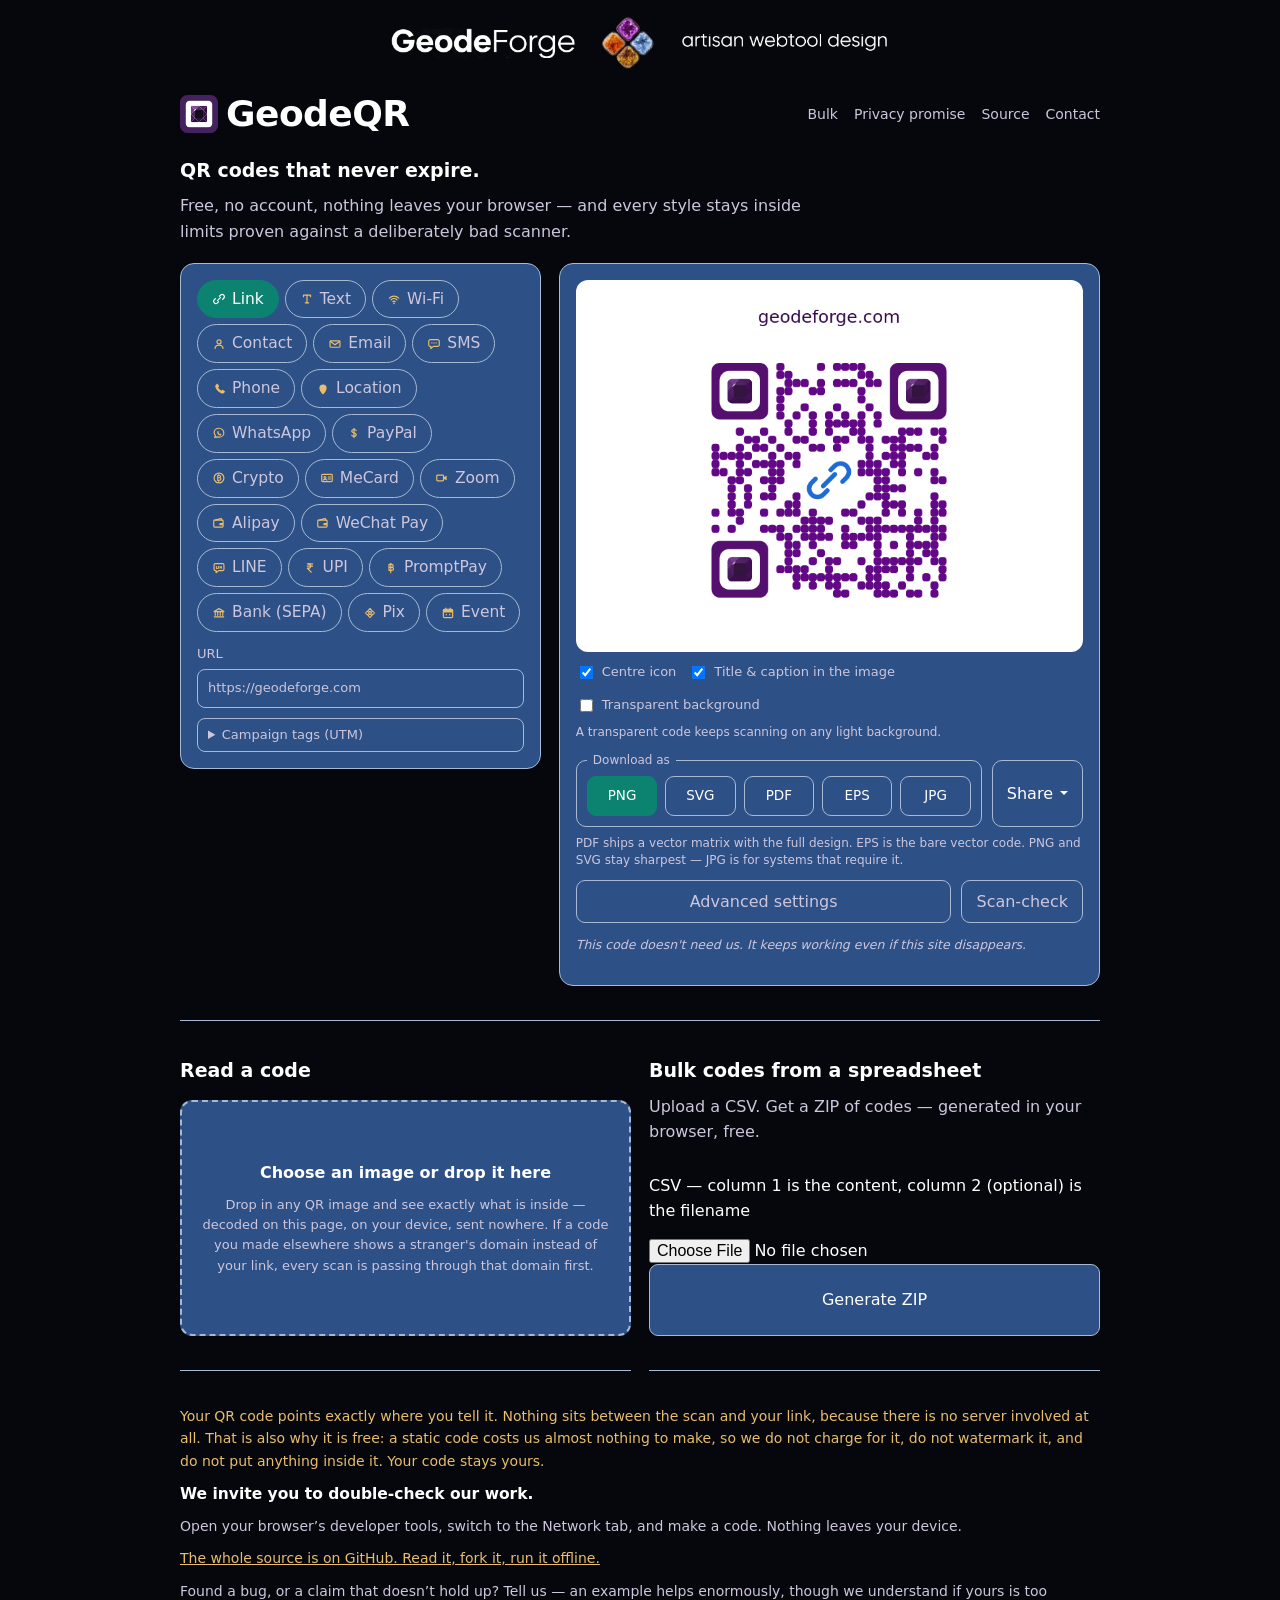
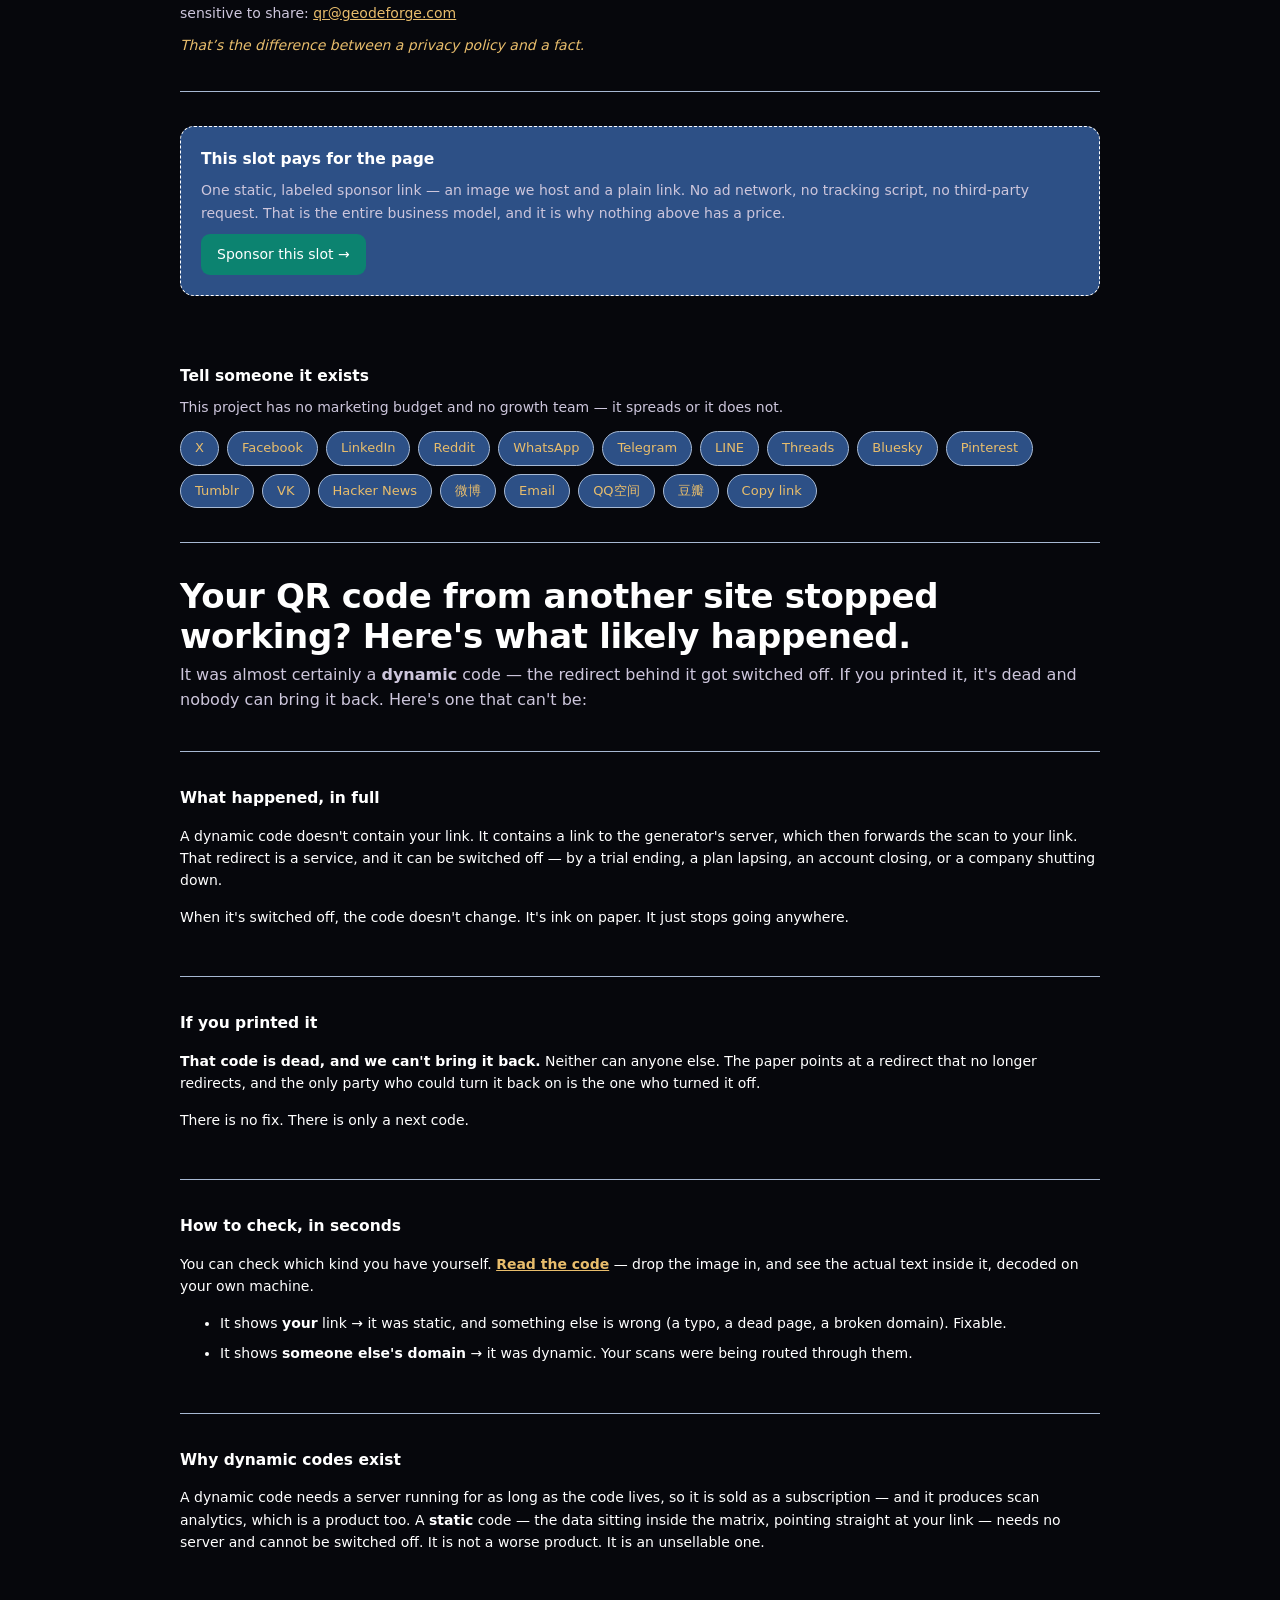
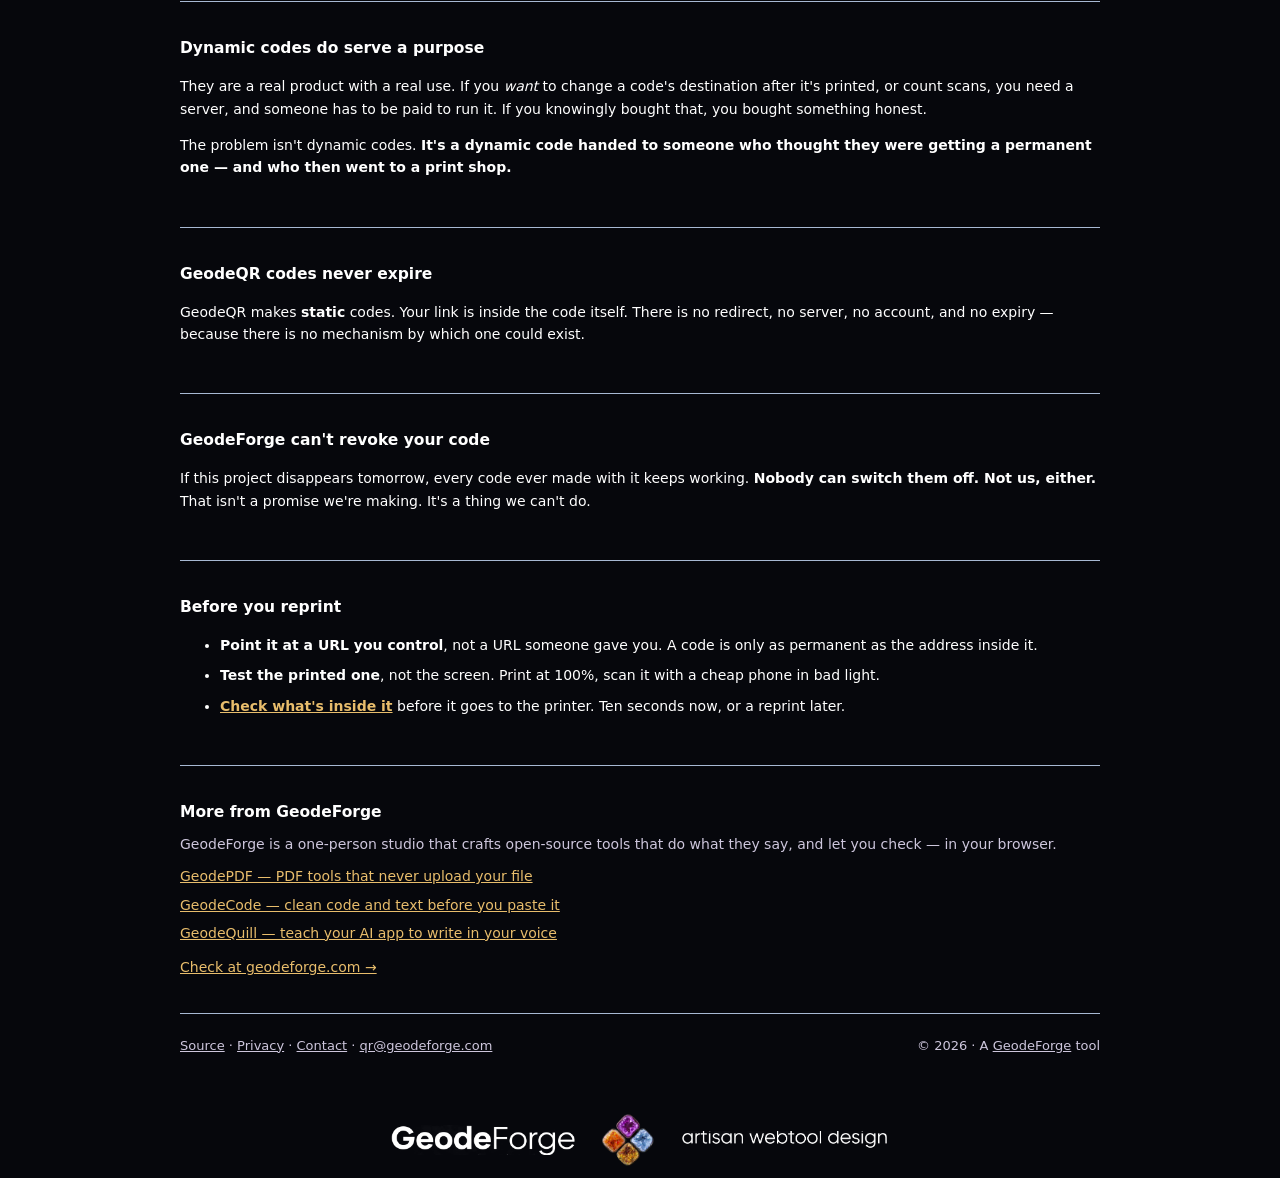
<file: never-expires/index.html>
<!DOCTYPE html>
<html lang="en">
<head>
<meta charset="utf-8"/>
<meta name="viewport" content="width=device-width, initial-scale=1"/>
<title>Your QR code from another site stopped working? Here's what likely happened</title>
<meta name="description" content="A printed QR code that stopped scanning was probably a dynamic code that got switched off. Here's how to tell, what you can do, and how to make a static one that nothing can revoke."/>
<link rel="canonical" href="https://geodeforge.com/geodeqr/never-expires/"/>
<link rel="alternate" hreflang="en" href="https://geodeforge.com/geodeqr/never-expires/"/>
<link rel="alternate" hreflang="x-default" href="https://geodeforge.com/geodeqr/never-expires/"/>
<meta property="og:type" content="website"/>
<meta property="og:site_name" content="GeodeForge"/>
<meta property="og:title" content="GeodeQR — free QR codes that never expire"/>
<meta property="og:description" content="Free QR code generator for 21 kinds of code, from links and Wi-Fi to contact cards, events and payments. No account, no expiry, no watermark. Nothing leaves your browser."/>
<meta property="og:url" content="https://geodeforge.com/geodeqr/never-expires/"/>
<meta name="twitter:card" content="summary"/>
<meta name="twitter:title" content="GeodeQR — free QR codes that never expire"/>
<meta name="twitter:description" content="Free QR code generator for 21 kinds of code, from links and Wi-Fi to contact cards, events and payments. No account, no expiry, no watermark. Nothing leaves your browser."/>
<script type="application/ld+json">{"@context":"https://schema.org","@type":"SoftwareApplication","name":"GeodeQR","url":"https://geodeforge.com/geodeqr/","description":"Free QR code generator for 21 kinds of code, from links and Wi-Fi to contact cards, events and payments. No account, no expiry, no watermark. Nothing leaves your browser.","applicationCategory":"UtilitiesApplication","operatingSystem":"Any — runs entirely in the browser","offers":{"@type":"Offer","price":"0","priceCurrency":"USD"}}</script>
<script type="application/ld+json">{"@context":"https://schema.org","@type":"FAQPage","mainEntity":[{"@type":"Question","name":"Do the QR codes expire?","acceptedAnswer":{"@type":"Answer","text":"No. A QR code is just an encoding of the text or link you give it — GeodeQR draws it in your browser and it works forever. There is no redirect and no account, so nothing can switch it off."}},{"@type":"Question","name":"Is anything uploaded when I make a code?","acceptedAnswer":{"@type":"Answer","text":"No. The code is generated in JavaScript inside your own browser tab; nothing you type leaves your device. You can check in your browser's Network tab."}},{"@type":"Question","name":"Is there a watermark or a sign-up?","acceptedAnswer":{"@type":"Answer","text":"Neither. No watermark on the image and no account to create — download it and use it anywhere."}},{"@type":"Question","name":"Can it encode non-Latin text?","acceptedAnswer":{"@type":"Answer","text":"Yes. Chinese, Arabic, and other scripts encode correctly so the codes scan for those languages."}}]}</script>
<link rel="icon" href="../assets/geodeqr-eye-64.png" type="image/png"/>
<link rel="stylesheet" href="../style.css?v=1"/>
<script>
window.__geodeBoot = { errs: [] };
window.addEventListener('error', function (e) {
  var f = (e && e.filename) || (e && e.target && e.target.src) || '';
  window.__geodeBoot.errs.push(((e && e.message) || 'load error') + ' @ ' +
    String(f).split('/').pop().split('?')[0] + ':' + ((e && e.lineno) || 0));
}, true);

</script>
</head>
<body data-type="url" data-lang="en">


<div class="gfband" role="img" aria-label="GeodeForge — artisan webtool design">
  <img class="b-wm" src="../assets/band-wordmark.webp" alt="" width="588" height="96"/>
  <img class="b-cl" src="../assets/band-cluster.webp" alt="" width="320" height="320"/>
  <img class="b-st" src="../assets/band-strap.webp" alt="" width="649" height="56"/>
</div>

<header class="bar">
  <a class="brand" href="../index.html">
    <img src="../assets/geode-white-fill-mark.svg" alt="" width="26" height="26"/>
    <span>GeodeQR</span>
  </a>
  <nav>
    <a href="#bulk" data-i="bulk">Bulk</a>
    <a href="#verify" data-i="verify-nav">Verify</a>
    <a href="https://github.com/GeodeForge" rel="noopener" data-i="source">Source</a>
    <a href="../contact.html" data-i="contact">Contact</a>
  </nav>
</header>

<main>

  <section class="hero">
    <h2 data-i="tagline">QR codes that never expire.</h2>
    <p class="sub" data-i="sub">Free, no account, nothing leaves your browser — and every style stays inside limits proven against a deliberately bad scanner.</p>

    <div class="gen">
      <div class="pane">
        <div class="pills" id="pills" role="tablist"></div>
        <div class="fields" id="fields"></div>
      </div>

      <div class="pane preview">
        <div class="codewrap"><canvas id="qc" width="440" height="440" aria-label="QR code"></canvas></div>

        <div class="optrow">
          <label class="cb"><input type="checkbox" id="cicon" checked/> <span data-i="iconInImage">Centre icon</span></label>
          <label class="cb"><input type="checkbox" id="ctext" checked/> <span data-i="textInImage">Title &amp; caption in the image</span></label>
          <label class="cb"><input type="checkbox" id="trans"/> <span data-i="transL">Transparent background</span></label>
        </div>
        <small class="warn-note" data-i="transNote">A transparent code keeps scanning on any light background.</small>

        <div class="dlrow">
          <fieldset class="dlbox">
            <legend data-i="downloadAs">Download as</legend>
            <button id="png" class="primary">PNG</button>
            <button id="svg">SVG</button>
            <button id="pdf">PDF</button>
            <button id="eps">EPS</button>
            <button id="jpg">JPG</button>
          </fieldset>
          <div class="sharewrap">
            <button id="shareBtn" class="sharebtn" type="button"
                    aria-haspopup="true" aria-expanded="false">
              <span data-i="share">Share</span><i class="caret" aria-hidden="true"></i>
            </button>
            <div class="sharemenu" id="sharemenu" hidden></div>
          </div>
        </div>
        <small class="fmt-note" data-i="fmtNote">PDF ships a vector matrix with the full design. EPS is the bare vector code. PNG and SVG stay sharpest — JPG is for systems that require it.</small>
        <div class="advrow">
          <button id="adv" class="advbtn" type="button" data-i="advanced">Advanced settings</button>

          <button id="vscan" type="button" hidden data-i="verifyBtn">Scan-check</button>
        </div>
        <small id="vmsg" class="vmsg" hidden></small>

        <div id="advp" hidden>
          <div class="ctl">
            <input id="shape" type="range" min="0" max="70" value="70" step="1" aria-label="shape"/>
            <div class="ends"><span data-i="classic">classic</span><span data-i="geode">geode</span></div>
          </div>
          <div class="ctl">
            <input id="hue" type="range" min="0" max="360" value="283" step="1" aria-label="colour"/>
            <div class="ends"><span data-i="colour">colour</span><span class="sw"><i class="chip" id="chip"></i><span id="ratio">—</span></span></div>
          </div>
          <div class="ctl">
            <input id="shading" type="range" min="0" max="100" value="52.5" step="0.5" aria-label="shading"/>
            <div class="ends"><span data-i="min">min</span><span data-i="shading">shading</span><span data-i="max">max</span></div>
          </div>

          <p class="badge" id="badge" aria-live="polite"><i class="dot"></i><span data-i="scannable">Styling stays inside limits proven against a deliberately weak scanner</span></p>

          <div class="optrow">
            <label class="inline"><span data-i="frame">Frame</span>
              <select id="frame">
                <option value="none" data-i="frames.none">None</option>
                <option value="bar" data-i="frames.bar">Labelled bar</option>
                <option value="full" data-i="frames.full">Full border</option>
              </select>
            </label>
            <input id="cta" type="text" maxlength="32" hidden aria-label="Frame text"/>
          </div>

          <label class="arow"><span data-i="font">Font</span>
            <select id="font">
              <option value="" style="font-family:system-ui" data-i="fonts.def">Default</option>
              <option value="system-ui, Arial, sans-serif" style="font-family:system-ui,Arial,sans-serif" data-i="fonts.sans">Sans</option>
              <option value="Georgia, 'Times New Roman', serif" style="font-family:Georgia,'Times New Roman',serif" data-i="fonts.serif">Serif</option>
              <option value="ui-monospace, Consolas, monospace" style="font-family:ui-monospace,Consolas,monospace" data-i="fonts.mono">Mono</option>
              <option value="'Trebuchet MS', system-ui, sans-serif" style="font-family:'Trebuchet MS',system-ui,sans-serif" data-i="fonts.round">Rounded</option>
              <option value="'Palatino Linotype', Palatino, Georgia, serif" style="font-family:'Palatino Linotype',Palatino,Georgia,serif" data-i="fonts.eleg">Elegant</option>
            </select>
          </label>
          <label class="arow"><span data-i="textColour">Text colour</span>
            <input id="tcol" type="color" value="#340A4A"/>
          </label>
          <div class="arow"><span data-i="textStyle">Style</span>
            <div class="biu" role="group" aria-label="Text style">
              <button type="button" data-k="bold" style="font-weight:700">B</button>
              <button type="button" data-k="ital" style="font-style:italic">I</button>
              <button type="button" data-k="und" style="text-decoration:underline">U</button>
            </div>
          </div>

          <label class="arow"><span data-i="fontSize">Text size</span>
            <input id="fsize" type="range" min="60" max="120" value="100" step="5" aria-label="Text size"/>
          </label>

          <div class="exp">
            <label><span data-i="sizeL">Size</span>
              <select id="size"><option>512</option><option selected>1024</option><option>2048</option></select>
            </label>
            <label><span data-i="eccL">Error correction</span>
              <select id="ecc">
                <option value="H" selected>H</option>
                <option value="Q">Q</option>
                <option value="M">M</option>
                <option value="L">L</option>
              </select>
            </label>
          </div>
          <small id="eccNote" data-i="eccLocked">Error correction is held at H while styling is on — that headroom is what makes the styling safe.</small>
        </div>

        <p class="promise" data-i="promise">This code doesn't need us. It keeps working even if this site disappears.</p>
        <p class="err" id="err" role="alert" aria-live="polite"></p>
      </div>
    </div>

    <div class="strip" id="strip" hidden>
      <a id="printer" target="_blank" rel="noopener" data-i="printer">Need it on paper? Find a printer near you</a>

      <p class="maps"><span data-i="mapAlt">Other map providers</span>: <span id="mapAlts"></span></p>

      <a id="stickers" hidden rel="noopener sponsored" data-i="stickers">Order stickers &amp; labels online</a>
      <p class="disc" id="disc" hidden data-i="affiliate">That's an affiliate link — if you order, we get a small cut at no cost to you. It's how the site stays free.</p>
    </div>
  </section>

  <div class="duo">

  <section class="reader" id="reader" hidden>
    <h2 data-i="readTitle">Read a code</h2>

    <label class="dropzone rdz" id="drop">
      <input type="file" id="rfile" accept="image/*"/>
      <span class="pick" data-i="readPick">Choose an image or drop it here</span>
      <small data-i="readBody">Drop in any QR image and see exactly what is inside — decoded on this page, on your device, sent nowhere. If a code you made elsewhere shows a stranger's domain instead of your link, every scan is passing through that domain first.</small>
    </label>
    <div id="rout" hidden>
      <p class="rhost" id="rhost" hidden><span data-i="readHost">This code is a link to</span> <strong id="rhostv"></strong></p>
      <pre id="rtext" hidden></pre>
      <p class="err" id="rnone" hidden data-i="readNone">No QR code found in that image.</p>
      <button id="rcopy" type="button" hidden data-i="readCopy">Copy contents</button>
    </div>
  </section>

  <section class="bulk" id="bulk">
    <h2 data-i="bulkTitle">Bulk codes from a spreadsheet</h2>
    <p data-i="bulkBody">Upload a CSV. Get a ZIP of codes — generated in your browser, free.</p>
    <label for="csv" class="filelabel" data-i="csvLabel">CSV — column 1 is the content, column 2 (optional) is the filename</label>
    <input type="file" id="csv" accept=".csv,text/csv"/>
    <button id="bulkGo" data-i="bulkGo">Generate ZIP</button>
    <p class="hint" id="bulkHint"></p>
  </section>
  </div>

  <section class="verify" id="verify">
    <p class="whyfree" data-i="whyFree">Your QR code points exactly where you tell it. Nothing sits between the scan and your link, because there is no server involved at all. That is also why it is free: a static code costs us almost nothing to make, so we do not charge for it, do not watermark it, and do not put anything inside it. Your code stays yours.</p>
    <h2 data-i="verify">We invite you to double-check our work.</h2>
    <p data-i="verifyBody">Open your browser’s developer tools, switch to the Network tab, and make a code. Nothing leaves your device.</p>
    <p><a href="https://github.com/GeodeForge" rel="noopener" data-i="sourceLink">The whole source is on GitHub. Read it, fork it, run it offline.</a></p>

    <p><span data-i="feedback">Found a bug, or a claim that doesn’t hold up? Tell us — an example helps enormously, though we understand if yours is too sensitive to share:</span>
    <a href="mailto:qr@geodeforge.com?subject=GeodeQR%20%E2%80%94%20double-check">qr@geodeforge.com</a></p>
    <p class="kicker" data-i="kicker">That’s the difference between a privacy policy and a fact.</p>
  </section>

  <section class="sponsor">
    <h2 data-i="sponsorTitle">This slot pays for the page</h2>
    <p data-i="sponsorBody">One static, labeled sponsor link — an image we host and a plain link. No ad network, no tracking script, no third-party request. That is the entire business model, and it is why nothing above has a price.</p>
    <a class="btn" href="mailto:qr@geodeforge.com?subject=Sponsor%20GeodeQR" data-i="sponsorCta">Sponsor this slot →</a>
  </section>

  <section class="share" id="share">
    <h2 data-i="shareTitle">Tell someone it exists</h2>
    <p data-i="shareBody">This project has no marketing budget and no growth team — it spreads or it does not.</p>

    <div class="shares" id="shares"></div>
  </section>

  <section class="prose">
    <h1>Your QR code from another site stopped working? Here's what likely happened.</h1>
    <p class="sub">It was almost certainly a <strong>dynamic</strong> code — the redirect behind it got switched off. If you printed it, it's dead and nobody can bring it back. Here's one that can't be:</p>
  </section>

<section class="prose">
    <h2>What happened, in full</h2>
    <p>A dynamic code doesn't contain your link. It contains a link to the generator's server, which then forwards the scan to your link. That redirect is a service, and it can be switched off — by a trial ending, a plan lapsing, an account closing, or a company shutting down.</p>
    <p>When it's switched off, the code doesn't change. It's ink on paper. It just stops going anywhere.</p>
  </section>

  <section class="prose">
    <h2>If you printed it</h2>
    <p><strong>That code is dead, and we can't bring it back.</strong> Neither can anyone else. The paper points at a redirect that no longer redirects, and the only party who could turn it back on is the one who turned it off.</p>
    <p>There is no fix. There is only a next code.</p>
  </section>

  <section class="prose">
    <h2>How to check, in seconds</h2>
    <p>You can check which kind you have yourself. <a href="../read/"><strong>Read the code</strong></a> — drop the image in, and see the actual text inside it, decoded on your own machine.</p>
    <ul>
      <li>It shows <strong>your</strong> link → it was static, and something else is wrong (a typo, a dead page, a broken domain). Fixable.</li>
      <li>It shows <strong>someone else's domain</strong> → it was dynamic. Your scans were being routed through them.</li>
    </ul>
  </section>

  <section class="prose">
    <h2>Why dynamic codes exist</h2>
    <p>A dynamic code needs a server running for as long as the code lives, so it is sold as a subscription — and it produces scan analytics, which is a product too. A <strong>static</strong> code — the data sitting inside the matrix, pointing straight at your link — needs no server and cannot be switched off. It is not a worse product. It is an unsellable one.</p>
  </section>

  <section class="prose">
    <h2>Dynamic codes do serve a purpose</h2>
    <p>They are a real product with a real use. If you <em>want</em> to change a code's destination after it's printed, or count scans, you need a server, and someone has to be paid to run it. If you knowingly bought that, you bought something honest.</p>
    <p>The problem isn't dynamic codes. <strong>It's a dynamic code handed to someone who thought they were getting a permanent one — and who then went to a print shop.</strong></p>
  </section>

  <section class="prose">
    <h2>GeodeQR codes never expire</h2>
    <p>GeodeQR makes <strong>static</strong> codes. Your link is inside the code itself. There is no redirect, no server, no account, and no expiry — because there is no mechanism by which one could exist.</p>
  </section>

  <section class="prose">
    <h2>GeodeForge can't revoke your code</h2>
    <p>If this project disappears tomorrow, every code ever made with it keeps working. <strong>Nobody can switch them off. Not us, either.</strong> That isn't a promise we're making. It's a thing we can't do.</p>
  </section>

  <section class="prose">
    <h2>Before you reprint</h2>
    <ul>
      <li><strong>Point it at a URL you control</strong>, not a URL someone gave you. A code is only as permanent as the address inside it.</li>
      <li><strong>Test the printed one</strong>, not the screen. Print at 100%, scan it with a cheap phone in bad light.</li>
      <li><a href="../read/"><strong>Check what's inside it</strong></a> before it goes to the printer. Ten seconds now, or a reprint later.</li>
    </ul>
  </section>

  <section class="morefrom">
    <h2 data-i="moreTitle">More from GeodeForge</h2>
    <p data-i="moreBody">GeodeForge is a one-person studio that crafts open-source tools that do what they say, and let you check — in your browser.</p>
    <div class="sibs">
      <a href="https://geodeforge.com/geodepdf/">GeodePDF — PDF tools that never upload your file</a>
      <a href="https://geodeforge.com/geodecode/">GeodeCode — clean code and text before you paste it</a>
      <a href="https://geodeforge.com/geodequill/">GeodeQuill — teach your AI app to write in your voice</a>
    </div>
    <a href="https://geodeforge.com" data-i="moreLink">Check at geodeforge.com →</a>
  </section>
</main>

<footer>
  <span>
    <a href="https://github.com/GeodeForge" rel="noopener" data-i="source">Source</a> ·
    <a href="../privacy.html" data-i="privacy">Privacy</a> ·
    <a href="../contact.html" data-i="contact">Contact</a> ·
    <a href="mailto:qr@geodeforge.com">qr@geodeforge.com</a>
  </span>
  <span>&copy; 2026 &middot; A <a href="https://geodeforge.com">GeodeForge</a> tool</span>
</footer>

<div class="gfband" role="img" aria-label="GeodeForge — artisan webtool design">
  <img class="b-wm" src="../assets/band-wordmark.webp" alt="" width="588" height="96"/>
  <img class="b-cl" src="../assets/band-cluster.webp" alt="" width="320" height="320"/>
  <img class="b-st" src="../assets/band-strap.webp" alt="" width="649" height="56"/>
</div>

<script src="../src/qr.js?v=1"></script>
<script src="../src/render.js?v=1"></script>
<script src="../src/content.js?v=1"></script>
<script src="../src/i18n.js?v=1"></script>
<script src="../src/zip.js?v=1"></script>
<script src="../src/decode.js?v=1"></script>
<script src="../src/export.js?v=1"></script>
<script src="../app.js?v=1"></script>
<script>
(function () {
  setTimeout(function () {
    if (window.__geodeBooted) return;
    var M = {
      en: 'Part of the app has not loaded yet. Refresh the page to get the complete version.',
      zh: '应用尚未完全加载。请刷新页面以获取完整版本。',
      es: 'Una parte de la aplicación aún no se ha cargado. Actualiza la página para obtener la versión completa.',
      ar: 'لم يكتمل تحميل التطبيق بعد. حدّث الصفحة للحصول على النسخة الكاملة.'
    };
    var l = ((navigator.languages && navigator.languages[0]) || navigator.language || 'en')
      .toLowerCase().slice(0, 2);
    var p = document.createElement('p');
    p.className = 'err';
    p.setAttribute('role', 'alert');
    p.textContent = (M[l] || M.en) +
      (window.__geodeBoot.errs.length ? ' [' + window.__geodeBoot.errs.join('; ') + ']' : '');
    var wrap = document.querySelector('.codewrap');
    if (wrap) wrap.appendChild(p); else document.body.appendChild(p);
  }, 2500);
})();

</script>
</body>
</html>
</file>
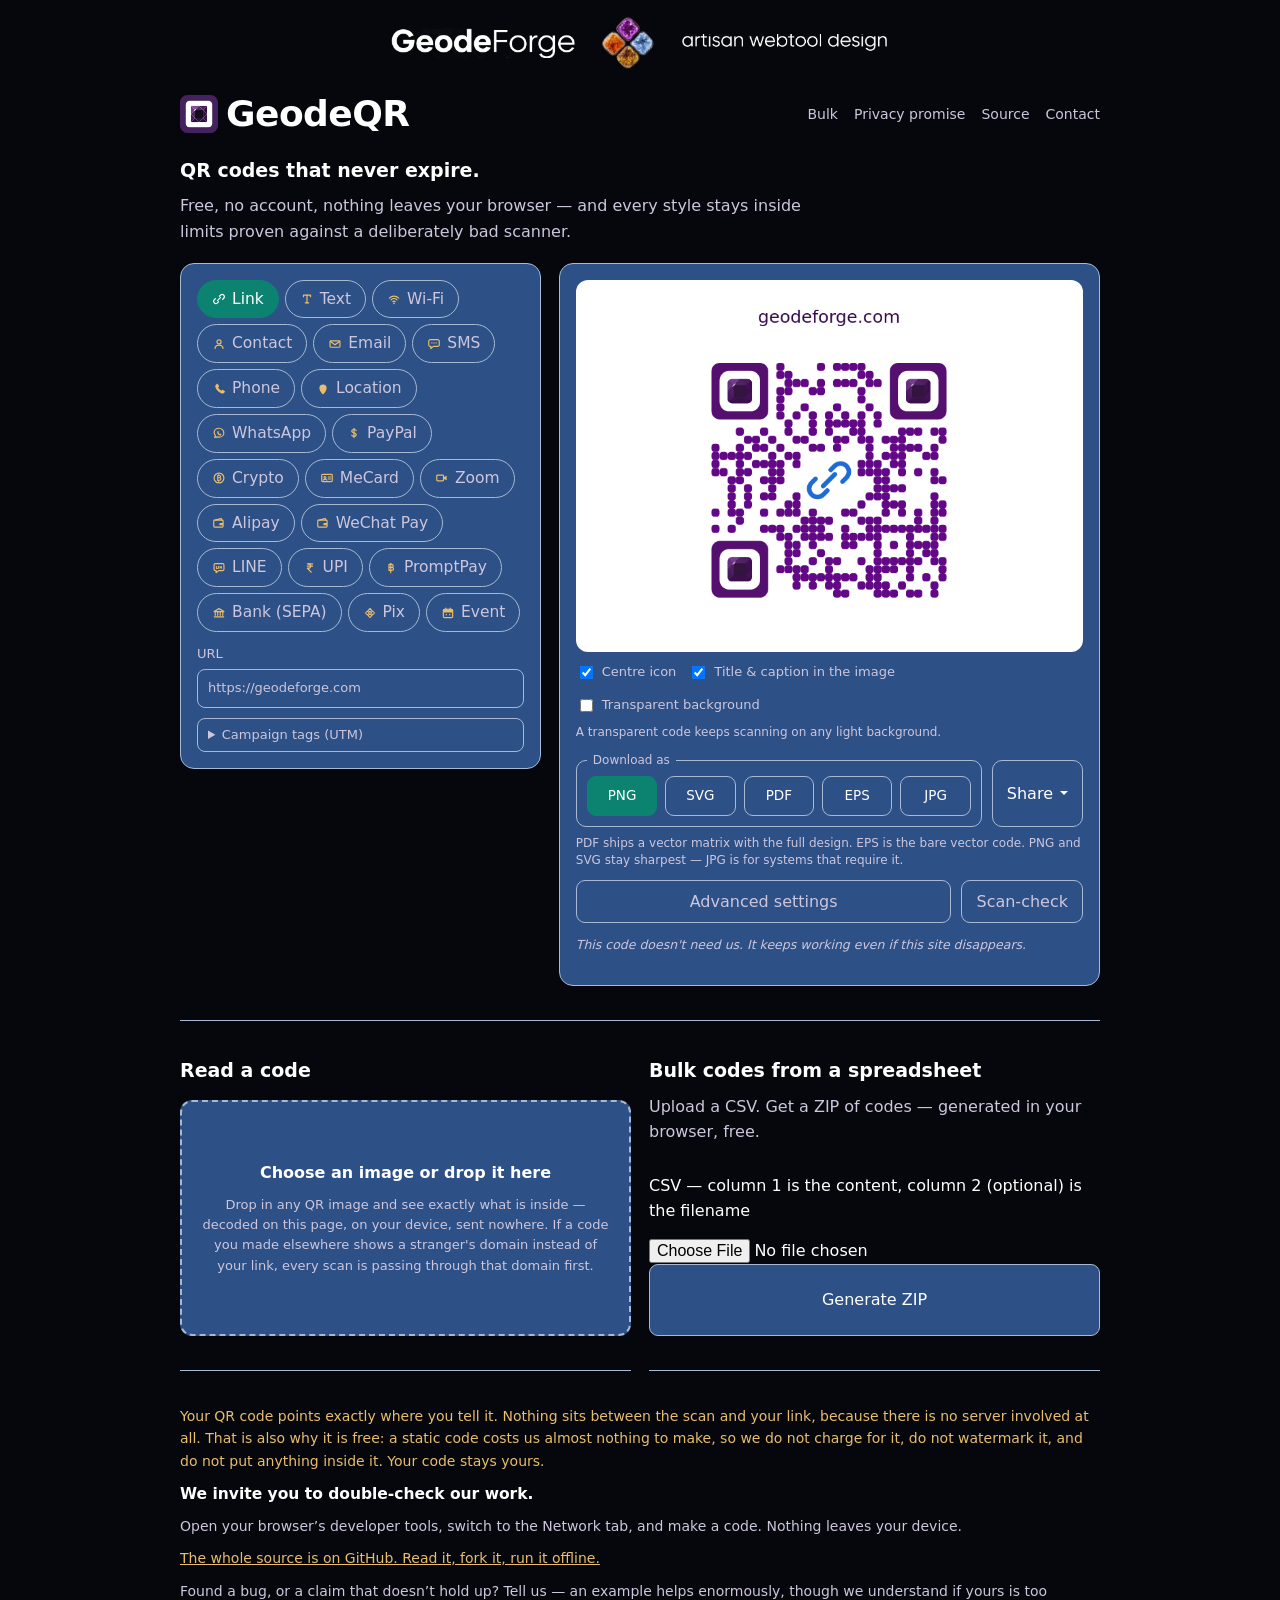
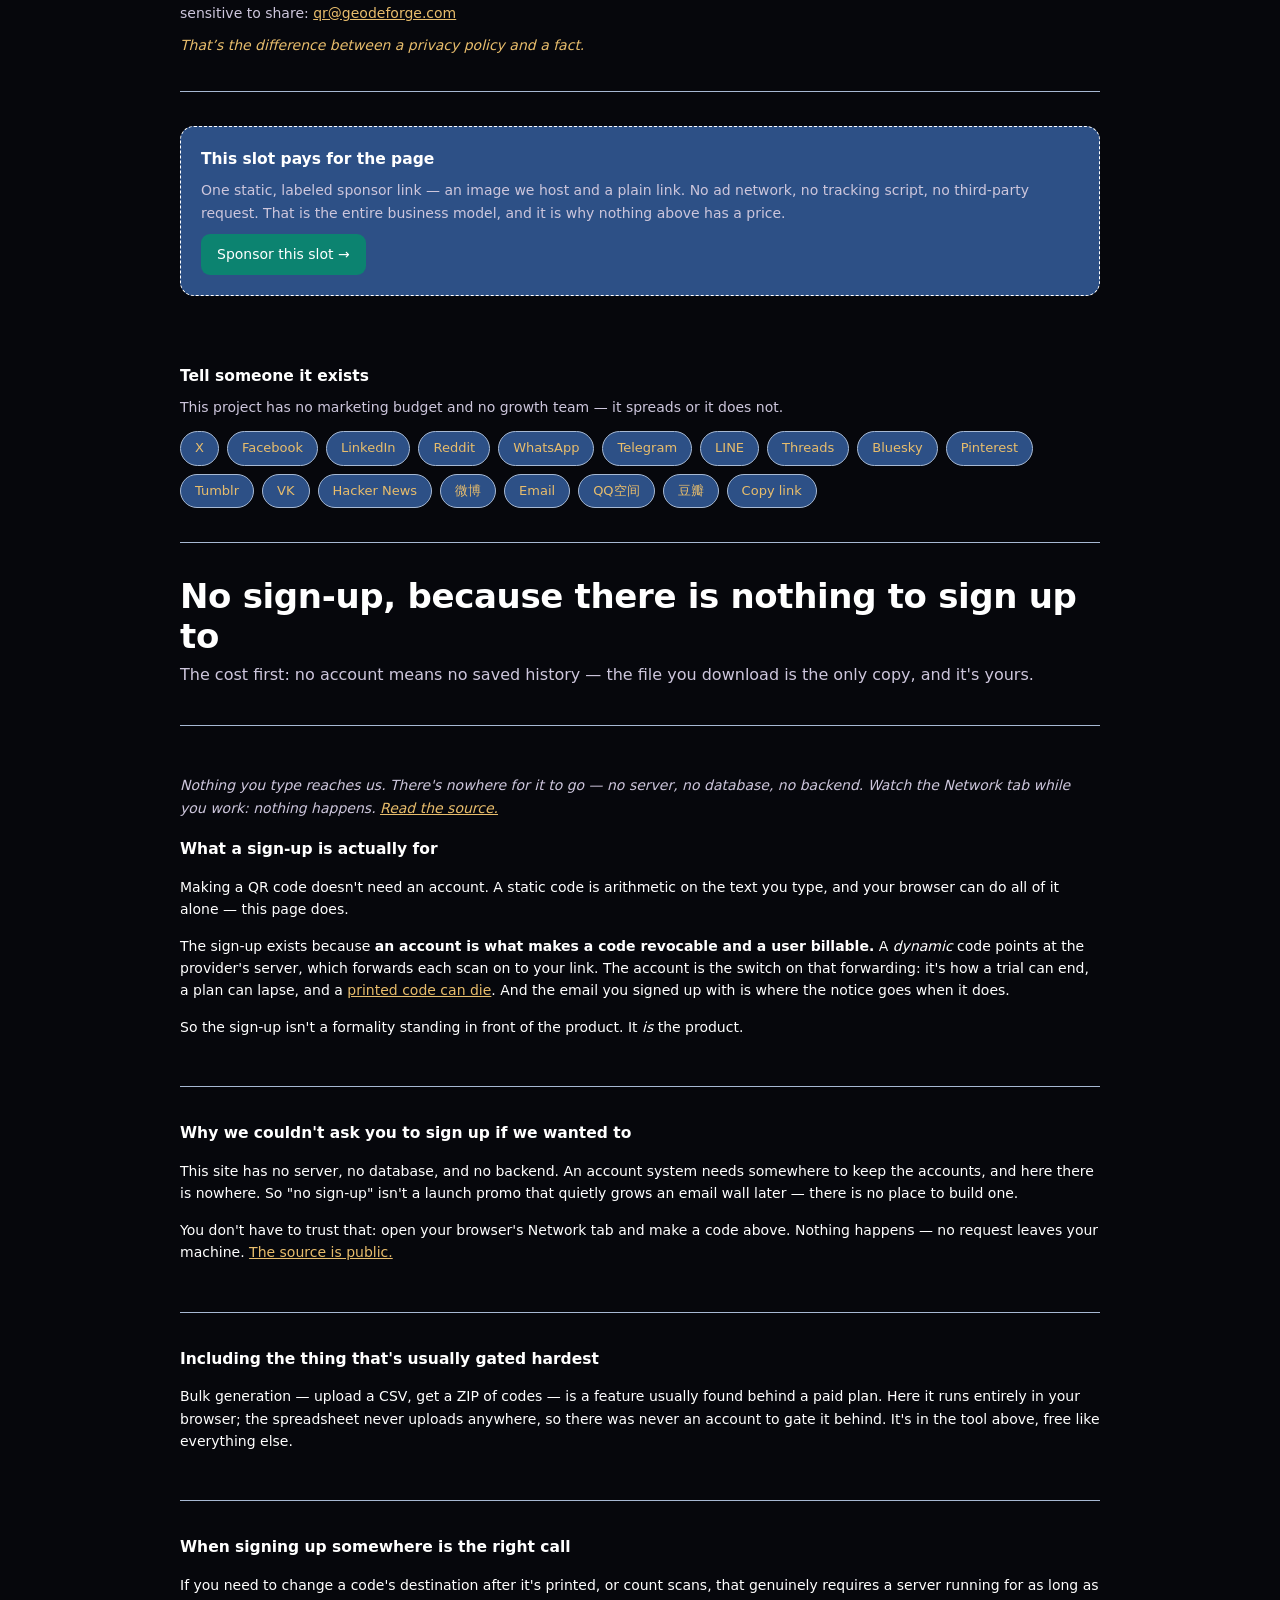
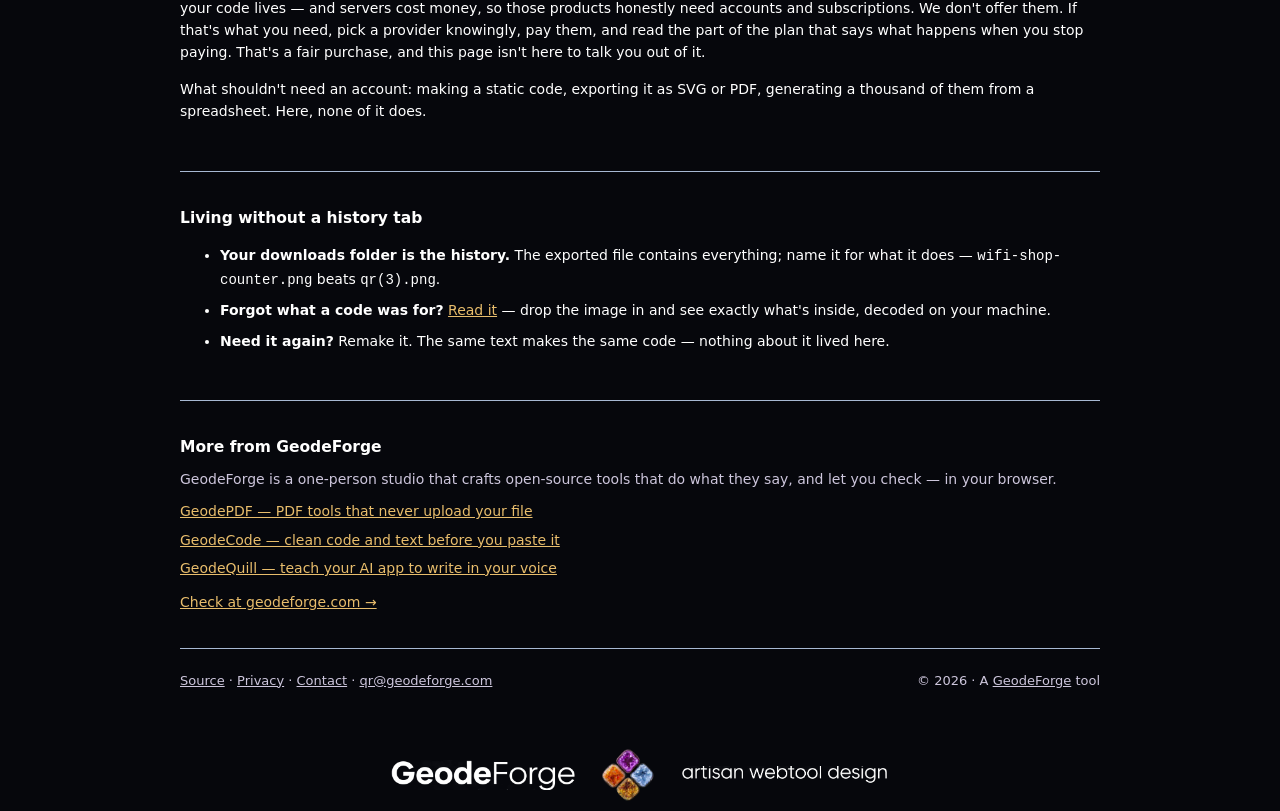
<file: no-sign-up/index.html>
<!DOCTYPE html>
<html lang="en">
<head>
<meta charset="utf-8"/>
<meta name="viewport" content="width=device-width, initial-scale=1"/>
<title>Make a QR code with no sign-up — there is no account system here</title>
<meta name="description" content="No email, no password, no trial — there is no account system to sign up to. The honest trade: no saved history either. Why sign-ups exist, why this site can't have one, and what that costs you."/>
<link rel="canonical" href="https://geodeforge.com/geodeqr/no-sign-up/"/>
<link rel="alternate" hreflang="en" href="https://geodeforge.com/geodeqr/no-sign-up/"/>
<link rel="alternate" hreflang="x-default" href="https://geodeforge.com/geodeqr/no-sign-up/"/>
<meta property="og:type" content="website"/>
<meta property="og:site_name" content="GeodeForge"/>
<meta property="og:title" content="GeodeQR — free QR codes that never expire"/>
<meta property="og:description" content="Free QR code generator for 21 kinds of code, from links and Wi-Fi to contact cards, events and payments. No account, no expiry, no watermark. Nothing leaves your browser."/>
<meta property="og:url" content="https://geodeforge.com/geodeqr/no-sign-up/"/>
<meta name="twitter:card" content="summary"/>
<meta name="twitter:title" content="GeodeQR — free QR codes that never expire"/>
<meta name="twitter:description" content="Free QR code generator for 21 kinds of code, from links and Wi-Fi to contact cards, events and payments. No account, no expiry, no watermark. Nothing leaves your browser."/>
<script type="application/ld+json">{"@context":"https://schema.org","@type":"SoftwareApplication","name":"GeodeQR","url":"https://geodeforge.com/geodeqr/","description":"Free QR code generator for 21 kinds of code, from links and Wi-Fi to contact cards, events and payments. No account, no expiry, no watermark. Nothing leaves your browser.","applicationCategory":"UtilitiesApplication","operatingSystem":"Any — runs entirely in the browser","offers":{"@type":"Offer","price":"0","priceCurrency":"USD"}}</script>
<script type="application/ld+json">{"@context":"https://schema.org","@type":"FAQPage","mainEntity":[{"@type":"Question","name":"Do the QR codes expire?","acceptedAnswer":{"@type":"Answer","text":"No. A QR code is just an encoding of the text or link you give it — GeodeQR draws it in your browser and it works forever. There is no redirect and no account, so nothing can switch it off."}},{"@type":"Question","name":"Is anything uploaded when I make a code?","acceptedAnswer":{"@type":"Answer","text":"No. The code is generated in JavaScript inside your own browser tab; nothing you type leaves your device. You can check in your browser's Network tab."}},{"@type":"Question","name":"Is there a watermark or a sign-up?","acceptedAnswer":{"@type":"Answer","text":"Neither. No watermark on the image and no account to create — download it and use it anywhere."}},{"@type":"Question","name":"Can it encode non-Latin text?","acceptedAnswer":{"@type":"Answer","text":"Yes. Chinese, Arabic, and other scripts encode correctly so the codes scan for those languages."}}]}</script>
<link rel="icon" href="../assets/geodeqr-eye-64.png" type="image/png"/>
<link rel="stylesheet" href="../style.css?v=1"/>
<script>
window.__geodeBoot = { errs: [] };
window.addEventListener('error', function (e) {
  var f = (e && e.filename) || (e && e.target && e.target.src) || '';
  window.__geodeBoot.errs.push(((e && e.message) || 'load error') + ' @ ' +
    String(f).split('/').pop().split('?')[0] + ':' + ((e && e.lineno) || 0));
}, true);

</script>
</head>
<body data-type="url" data-lang="en">


<div class="gfband" role="img" aria-label="GeodeForge — artisan webtool design">
  <img class="b-wm" src="../assets/band-wordmark.webp" alt="" width="588" height="96"/>
  <img class="b-cl" src="../assets/band-cluster.webp" alt="" width="320" height="320"/>
  <img class="b-st" src="../assets/band-strap.webp" alt="" width="649" height="56"/>
</div>

<header class="bar">
  <a class="brand" href="../index.html">
    <img src="../assets/geode-white-fill-mark.svg" alt="" width="26" height="26"/>
    <span>GeodeQR</span>
  </a>
  <nav>
    <a href="#bulk" data-i="bulk">Bulk</a>
    <a href="#verify" data-i="verify-nav">Verify</a>
    <a href="https://github.com/GeodeForge" rel="noopener" data-i="source">Source</a>
    <a href="../contact.html" data-i="contact">Contact</a>
  </nav>
</header>

<main>

  <section class="hero">
    <h2 data-i="tagline">QR codes that never expire.</h2>
    <p class="sub" data-i="sub">Free, no account, nothing leaves your browser — and every style stays inside limits proven against a deliberately bad scanner.</p>

    <div class="gen">
      <div class="pane">
        <div class="pills" id="pills" role="tablist"></div>
        <div class="fields" id="fields"></div>
      </div>

      <div class="pane preview">
        <div class="codewrap"><canvas id="qc" width="440" height="440" aria-label="QR code"></canvas></div>

        <div class="optrow">
          <label class="cb"><input type="checkbox" id="cicon" checked/> <span data-i="iconInImage">Centre icon</span></label>
          <label class="cb"><input type="checkbox" id="ctext" checked/> <span data-i="textInImage">Title &amp; caption in the image</span></label>
          <label class="cb"><input type="checkbox" id="trans"/> <span data-i="transL">Transparent background</span></label>
        </div>
        <small class="warn-note" data-i="transNote">A transparent code keeps scanning on any light background.</small>

        <div class="dlrow">
          <fieldset class="dlbox">
            <legend data-i="downloadAs">Download as</legend>
            <button id="png" class="primary">PNG</button>
            <button id="svg">SVG</button>
            <button id="pdf">PDF</button>
            <button id="eps">EPS</button>
            <button id="jpg">JPG</button>
          </fieldset>
          <div class="sharewrap">
            <button id="shareBtn" class="sharebtn" type="button"
                    aria-haspopup="true" aria-expanded="false">
              <span data-i="share">Share</span><i class="caret" aria-hidden="true"></i>
            </button>
            <div class="sharemenu" id="sharemenu" hidden></div>
          </div>
        </div>
        <small class="fmt-note" data-i="fmtNote">PDF ships a vector matrix with the full design. EPS is the bare vector code. PNG and SVG stay sharpest — JPG is for systems that require it.</small>
        <div class="advrow">
          <button id="adv" class="advbtn" type="button" data-i="advanced">Advanced settings</button>

          <button id="vscan" type="button" hidden data-i="verifyBtn">Scan-check</button>
        </div>
        <small id="vmsg" class="vmsg" hidden></small>

        <div id="advp" hidden>
          <div class="ctl">
            <input id="shape" type="range" min="0" max="70" value="70" step="1" aria-label="shape"/>
            <div class="ends"><span data-i="classic">classic</span><span data-i="geode">geode</span></div>
          </div>
          <div class="ctl">
            <input id="hue" type="range" min="0" max="360" value="283" step="1" aria-label="colour"/>
            <div class="ends"><span data-i="colour">colour</span><span class="sw"><i class="chip" id="chip"></i><span id="ratio">—</span></span></div>
          </div>
          <div class="ctl">
            <input id="shading" type="range" min="0" max="100" value="52.5" step="0.5" aria-label="shading"/>
            <div class="ends"><span data-i="min">min</span><span data-i="shading">shading</span><span data-i="max">max</span></div>
          </div>

          <p class="badge" id="badge" aria-live="polite"><i class="dot"></i><span data-i="scannable">Styling stays inside limits proven against a deliberately weak scanner</span></p>

          <div class="optrow">
            <label class="inline"><span data-i="frame">Frame</span>
              <select id="frame">
                <option value="none" data-i="frames.none">None</option>
                <option value="bar" data-i="frames.bar">Labelled bar</option>
                <option value="full" data-i="frames.full">Full border</option>
              </select>
            </label>
            <input id="cta" type="text" maxlength="32" hidden aria-label="Frame text"/>
          </div>

          <label class="arow"><span data-i="font">Font</span>
            <select id="font">
              <option value="" style="font-family:system-ui" data-i="fonts.def">Default</option>
              <option value="system-ui, Arial, sans-serif" style="font-family:system-ui,Arial,sans-serif" data-i="fonts.sans">Sans</option>
              <option value="Georgia, 'Times New Roman', serif" style="font-family:Georgia,'Times New Roman',serif" data-i="fonts.serif">Serif</option>
              <option value="ui-monospace, Consolas, monospace" style="font-family:ui-monospace,Consolas,monospace" data-i="fonts.mono">Mono</option>
              <option value="'Trebuchet MS', system-ui, sans-serif" style="font-family:'Trebuchet MS',system-ui,sans-serif" data-i="fonts.round">Rounded</option>
              <option value="'Palatino Linotype', Palatino, Georgia, serif" style="font-family:'Palatino Linotype',Palatino,Georgia,serif" data-i="fonts.eleg">Elegant</option>
            </select>
          </label>
          <label class="arow"><span data-i="textColour">Text colour</span>
            <input id="tcol" type="color" value="#340A4A"/>
          </label>
          <div class="arow"><span data-i="textStyle">Style</span>
            <div class="biu" role="group" aria-label="Text style">
              <button type="button" data-k="bold" style="font-weight:700">B</button>
              <button type="button" data-k="ital" style="font-style:italic">I</button>
              <button type="button" data-k="und" style="text-decoration:underline">U</button>
            </div>
          </div>

          <label class="arow"><span data-i="fontSize">Text size</span>
            <input id="fsize" type="range" min="60" max="120" value="100" step="5" aria-label="Text size"/>
          </label>

          <div class="exp">
            <label><span data-i="sizeL">Size</span>
              <select id="size"><option>512</option><option selected>1024</option><option>2048</option></select>
            </label>
            <label><span data-i="eccL">Error correction</span>
              <select id="ecc">
                <option value="H" selected>H</option>
                <option value="Q">Q</option>
                <option value="M">M</option>
                <option value="L">L</option>
              </select>
            </label>
          </div>
          <small id="eccNote" data-i="eccLocked">Error correction is held at H while styling is on — that headroom is what makes the styling safe.</small>
        </div>

        <p class="promise" data-i="promise">This code doesn't need us. It keeps working even if this site disappears.</p>
        <p class="err" id="err" role="alert" aria-live="polite"></p>
      </div>
    </div>

    <div class="strip" id="strip" hidden>
      <a id="printer" target="_blank" rel="noopener" data-i="printer">Need it on paper? Find a printer near you</a>

      <p class="maps"><span data-i="mapAlt">Other map providers</span>: <span id="mapAlts"></span></p>

      <a id="stickers" hidden rel="noopener sponsored" data-i="stickers">Order stickers &amp; labels online</a>
      <p class="disc" id="disc" hidden data-i="affiliate">That's an affiliate link — if you order, we get a small cut at no cost to you. It's how the site stays free.</p>
    </div>
  </section>

  <div class="duo">

  <section class="reader" id="reader" hidden>
    <h2 data-i="readTitle">Read a code</h2>

    <label class="dropzone rdz" id="drop">
      <input type="file" id="rfile" accept="image/*"/>
      <span class="pick" data-i="readPick">Choose an image or drop it here</span>
      <small data-i="readBody">Drop in any QR image and see exactly what is inside — decoded on this page, on your device, sent nowhere. If a code you made elsewhere shows a stranger's domain instead of your link, every scan is passing through that domain first.</small>
    </label>
    <div id="rout" hidden>
      <p class="rhost" id="rhost" hidden><span data-i="readHost">This code is a link to</span> <strong id="rhostv"></strong></p>
      <pre id="rtext" hidden></pre>
      <p class="err" id="rnone" hidden data-i="readNone">No QR code found in that image.</p>
      <button id="rcopy" type="button" hidden data-i="readCopy">Copy contents</button>
    </div>
  </section>

  <section class="bulk" id="bulk">
    <h2 data-i="bulkTitle">Bulk codes from a spreadsheet</h2>
    <p data-i="bulkBody">Upload a CSV. Get a ZIP of codes — generated in your browser, free.</p>
    <label for="csv" class="filelabel" data-i="csvLabel">CSV — column 1 is the content, column 2 (optional) is the filename</label>
    <input type="file" id="csv" accept=".csv,text/csv"/>
    <button id="bulkGo" data-i="bulkGo">Generate ZIP</button>
    <p class="hint" id="bulkHint"></p>
  </section>
  </div>

  <section class="verify" id="verify">
    <p class="whyfree" data-i="whyFree">Your QR code points exactly where you tell it. Nothing sits between the scan and your link, because there is no server involved at all. That is also why it is free: a static code costs us almost nothing to make, so we do not charge for it, do not watermark it, and do not put anything inside it. Your code stays yours.</p>
    <h2 data-i="verify">We invite you to double-check our work.</h2>
    <p data-i="verifyBody">Open your browser’s developer tools, switch to the Network tab, and make a code. Nothing leaves your device.</p>
    <p><a href="https://github.com/GeodeForge" rel="noopener" data-i="sourceLink">The whole source is on GitHub. Read it, fork it, run it offline.</a></p>

    <p><span data-i="feedback">Found a bug, or a claim that doesn’t hold up? Tell us — an example helps enormously, though we understand if yours is too sensitive to share:</span>
    <a href="mailto:qr@geodeforge.com?subject=GeodeQR%20%E2%80%94%20double-check">qr@geodeforge.com</a></p>
    <p class="kicker" data-i="kicker">That’s the difference between a privacy policy and a fact.</p>
  </section>

  <section class="sponsor">
    <h2 data-i="sponsorTitle">This slot pays for the page</h2>
    <p data-i="sponsorBody">One static, labeled sponsor link — an image we host and a plain link. No ad network, no tracking script, no third-party request. That is the entire business model, and it is why nothing above has a price.</p>
    <a class="btn" href="mailto:qr@geodeforge.com?subject=Sponsor%20GeodeQR" data-i="sponsorCta">Sponsor this slot →</a>
  </section>

  <section class="share" id="share">
    <h2 data-i="shareTitle">Tell someone it exists</h2>
    <p data-i="shareBody">This project has no marketing budget and no growth team — it spreads or it does not.</p>

    <div class="shares" id="shares"></div>
  </section>

  <section class="prose">
    <h1>No sign-up, because there is nothing to sign up to</h1>
    <p class="sub">The cost first: no account means no saved history — the file you download is the only copy, and it's yours.</p>
  </section>

<section class="prose">
    <p class="note">Nothing you type reaches us. There's nowhere for it to go — no server, no database, no backend. Watch the Network tab while you work: nothing happens. <a href="https://github.com/GeodeForge/geodeqr" rel="noopener">Read the source.</a></p>
    <h2>What a sign-up is actually for</h2>
    <p>Making a QR code doesn't need an account. A static code is arithmetic on the text you type, and your browser can do all of it alone — this page does.</p>
    <p>The sign-up exists because <strong>an account is what makes a code revocable and a user billable.</strong> A <em>dynamic</em> code points at the provider's server, which forwards each scan on to your link. The account is the switch on that forwarding: it's how a trial can end, a plan can lapse, and a <a href="../never-expires/">printed code can die</a>. And the email you signed up with is where the notice goes when it does.</p>
    <p>So the sign-up isn't a formality standing in front of the product. It <em>is</em> the product.</p>
  </section>

  <section class="prose">
    <h2>Why we couldn't ask you to sign up if we wanted to</h2>
    <p>This site has no server, no database, and no backend. An account system needs somewhere to keep the accounts, and here there is nowhere. So "no sign-up" isn't a launch promo that quietly grows an email wall later — there is no place to build one.</p>
    <p>You don't have to trust that: open your browser's Network tab and make a code above. Nothing happens — no request leaves your machine. <a href="https://github.com/GeodeForge/geodeqr" rel="noopener">The source is public.</a></p>
  </section>

  <section class="prose">
    <h2>Including the thing that's usually gated hardest</h2>
    <p>Bulk generation — upload a CSV, get a ZIP of codes — is a feature usually found behind a paid plan. Here it runs entirely in your browser; the spreadsheet never uploads anywhere, so there was never an account to gate it behind. It's in the tool above, free like everything else.</p>
  </section>

  <section class="prose">
    <h2>When signing up somewhere is the right call</h2>
    <p>If you need to change a code's destination after it's printed, or count scans, that genuinely requires a server running for as long as your code lives — and servers cost money, so those products honestly need accounts and subscriptions. We don't offer them. If that's what you need, pick a provider knowingly, pay them, and read the part of the plan that says what happens when you stop paying. That's a fair purchase, and this page isn't here to talk you out of it.</p>
    <p>What shouldn't need an account: making a static code, exporting it as SVG or PDF, generating a thousand of them from a spreadsheet. Here, none of it does.</p>
  </section>

  <section class="prose">
    <h2>Living without a history tab</h2>
    <ul>
      <li><strong>Your downloads folder is the history.</strong> The exported file contains everything; name it for what it does — <code>wifi-shop-counter.png</code> beats <code>qr(3).png</code>.</li>
      <li><strong>Forgot what a code was for?</strong> <a href="../read/">Read it</a> — drop the image in and see exactly what's inside, decoded on your machine.</li>
      <li><strong>Need it again?</strong> Remake it. The same text makes the same code — nothing about it lived here.</li>
    </ul>
  </section>

  <section class="morefrom">
    <h2 data-i="moreTitle">More from GeodeForge</h2>
    <p data-i="moreBody">GeodeForge is a one-person studio that crafts open-source tools that do what they say, and let you check — in your browser.</p>
    <div class="sibs">
      <a href="https://geodeforge.com/geodepdf/">GeodePDF — PDF tools that never upload your file</a>
      <a href="https://geodeforge.com/geodecode/">GeodeCode — clean code and text before you paste it</a>
      <a href="https://geodeforge.com/geodequill/">GeodeQuill — teach your AI app to write in your voice</a>
    </div>
    <a href="https://geodeforge.com" data-i="moreLink">Check at geodeforge.com →</a>
  </section>
</main>

<footer>
  <span>
    <a href="https://github.com/GeodeForge" rel="noopener" data-i="source">Source</a> ·
    <a href="../privacy.html" data-i="privacy">Privacy</a> ·
    <a href="../contact.html" data-i="contact">Contact</a> ·
    <a href="mailto:qr@geodeforge.com">qr@geodeforge.com</a>
  </span>
  <span>&copy; 2026 &middot; A <a href="https://geodeforge.com">GeodeForge</a> tool</span>
</footer>

<div class="gfband" role="img" aria-label="GeodeForge — artisan webtool design">
  <img class="b-wm" src="../assets/band-wordmark.webp" alt="" width="588" height="96"/>
  <img class="b-cl" src="../assets/band-cluster.webp" alt="" width="320" height="320"/>
  <img class="b-st" src="../assets/band-strap.webp" alt="" width="649" height="56"/>
</div>

<script src="../src/qr.js?v=1"></script>
<script src="../src/render.js?v=1"></script>
<script src="../src/content.js?v=1"></script>
<script src="../src/i18n.js?v=1"></script>
<script src="../src/zip.js?v=1"></script>
<script src="../src/decode.js?v=1"></script>
<script src="../src/export.js?v=1"></script>
<script src="../app.js?v=1"></script>
<script>
(function () {
  setTimeout(function () {
    if (window.__geodeBooted) return;
    var M = {
      en: 'Part of the app has not loaded yet. Refresh the page to get the complete version.',
      zh: '应用尚未完全加载。请刷新页面以获取完整版本。',
      es: 'Una parte de la aplicación aún no se ha cargado. Actualiza la página para obtener la versión completa.',
      ar: 'لم يكتمل تحميل التطبيق بعد. حدّث الصفحة للحصول على النسخة الكاملة.'
    };
    var l = ((navigator.languages && navigator.languages[0]) || navigator.language || 'en')
      .toLowerCase().slice(0, 2);
    var p = document.createElement('p');
    p.className = 'err';
    p.setAttribute('role', 'alert');
    p.textContent = (M[l] || M.en) +
      (window.__geodeBoot.errs.length ? ' [' + window.__geodeBoot.errs.join('; ') + ']' : '');
    var wrap = document.querySelector('.codewrap');
    if (wrap) wrap.appendChild(p); else document.body.appendChild(p);
  }, 2500);
})();

</script>
</body>
</html>
</file>
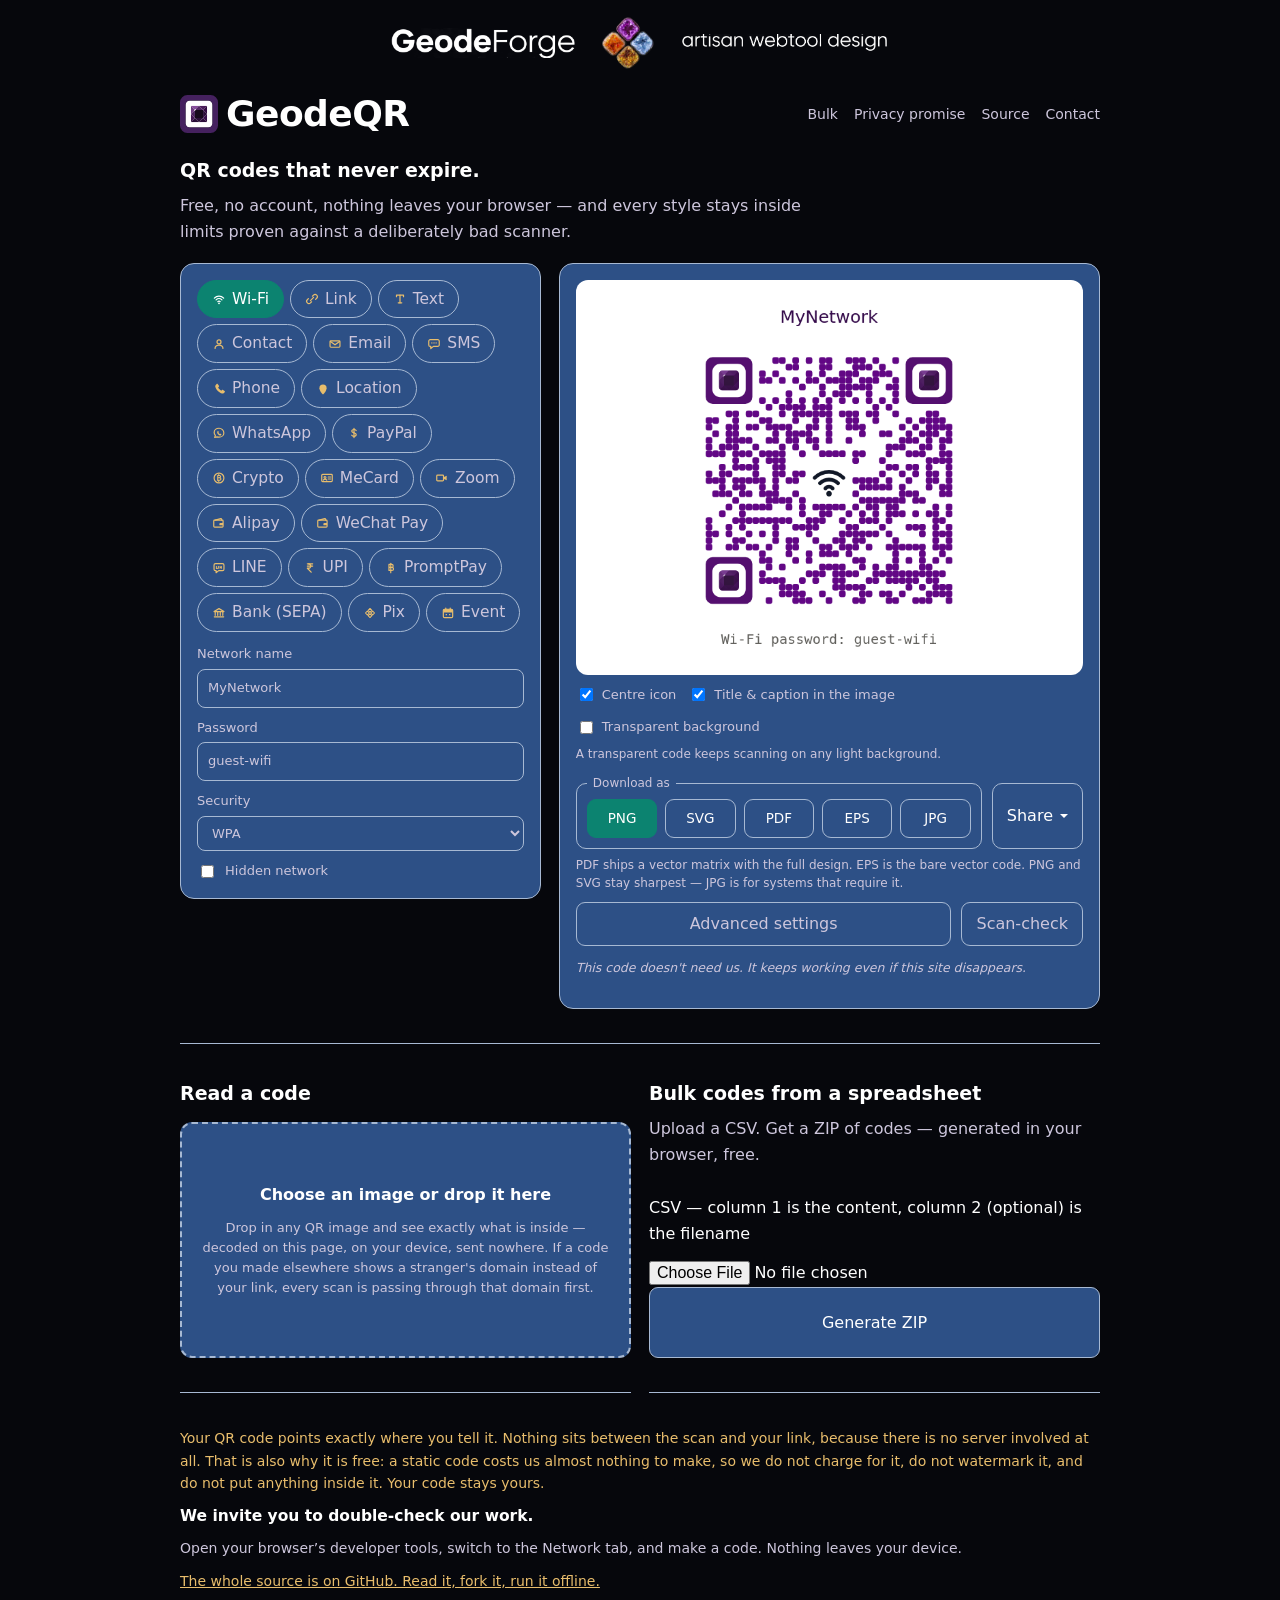
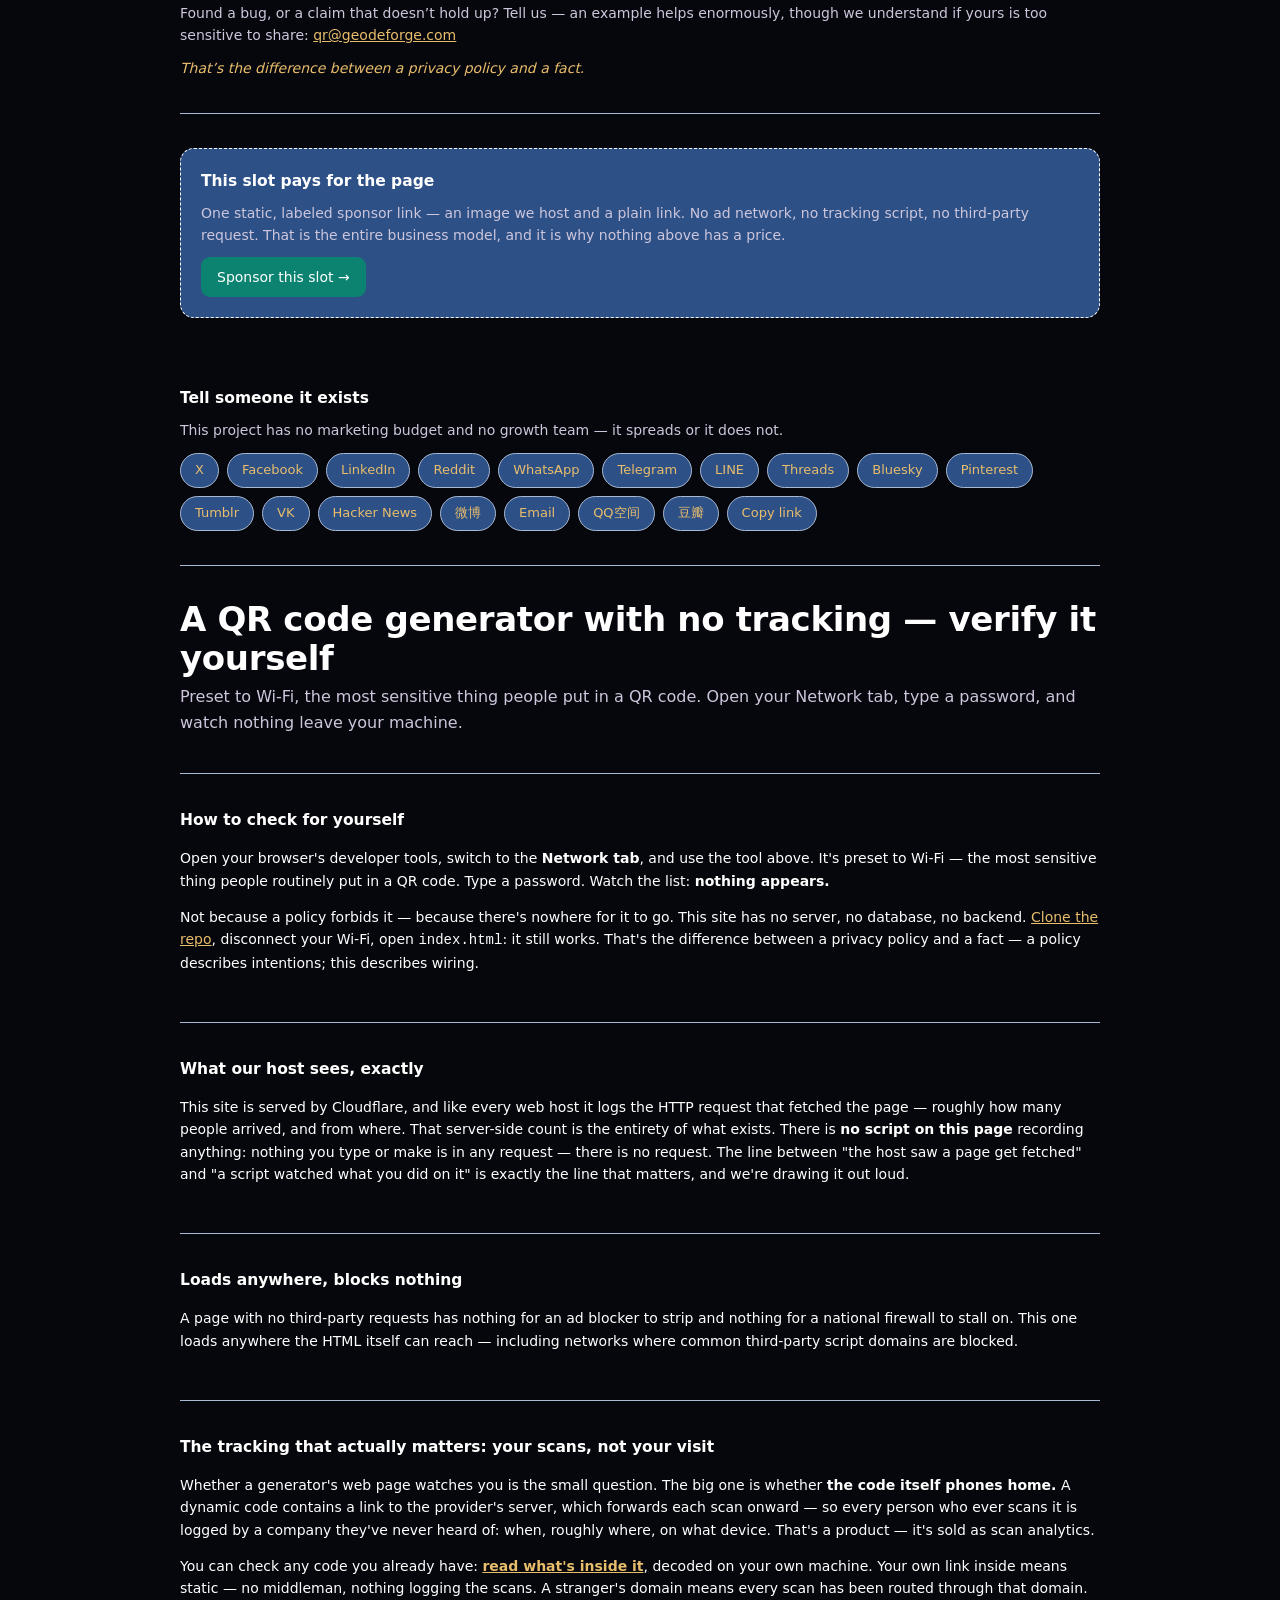
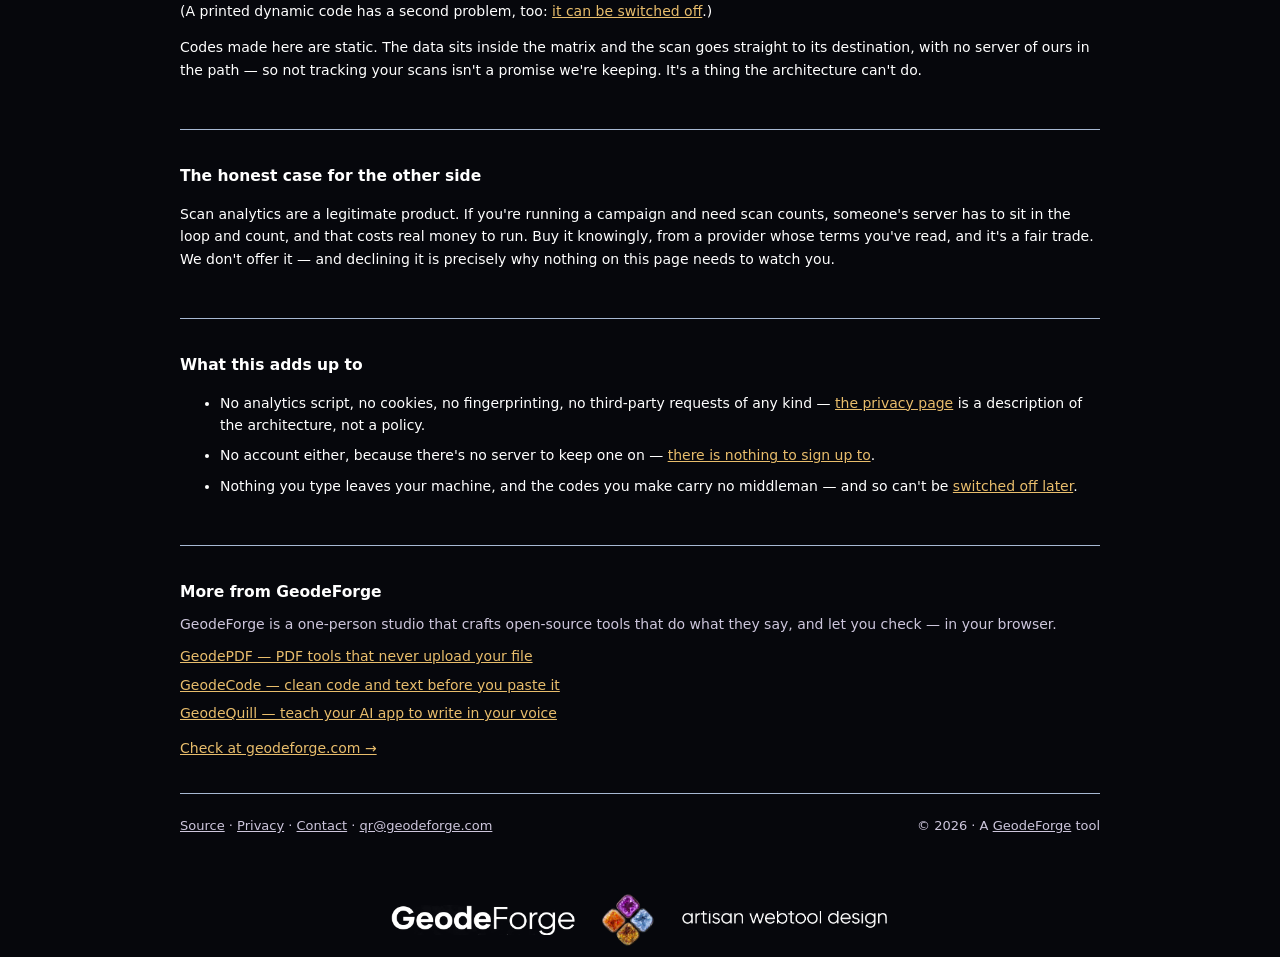
<file: no-tracking/index.html>
<!DOCTYPE html>
<html lang="en">
<head>
<meta charset="utf-8"/>
<meta name="viewport" content="width=device-width, initial-scale=1"/>
<title>A QR code generator with no tracking — verify it yourself</title>
<meta name="description" content="No analytics, no cookies, no third-party scripts — architecture, not policy. Open the Network tab and watch nothing leave. Plus the fine print: what our host still sees, and how to check whether your existing codes track their scans."/>
<link rel="canonical" href="https://geodeforge.com/geodeqr/no-tracking/"/>
<link rel="alternate" hreflang="en" href="https://geodeforge.com/geodeqr/no-tracking/"/>
<link rel="alternate" hreflang="x-default" href="https://geodeforge.com/geodeqr/no-tracking/"/>
<meta property="og:type" content="website"/>
<meta property="og:site_name" content="GeodeForge"/>
<meta property="og:title" content="GeodeQR — free QR codes that never expire"/>
<meta property="og:description" content="Free QR code generator for 21 kinds of code, from links and Wi-Fi to contact cards, events and payments. No account, no expiry, no watermark. Nothing leaves your browser."/>
<meta property="og:url" content="https://geodeforge.com/geodeqr/no-tracking/"/>
<meta name="twitter:card" content="summary"/>
<meta name="twitter:title" content="GeodeQR — free QR codes that never expire"/>
<meta name="twitter:description" content="Free QR code generator for 21 kinds of code, from links and Wi-Fi to contact cards, events and payments. No account, no expiry, no watermark. Nothing leaves your browser."/>
<script type="application/ld+json">{"@context":"https://schema.org","@type":"SoftwareApplication","name":"GeodeQR","url":"https://geodeforge.com/geodeqr/","description":"Free QR code generator for 21 kinds of code, from links and Wi-Fi to contact cards, events and payments. No account, no expiry, no watermark. Nothing leaves your browser.","applicationCategory":"UtilitiesApplication","operatingSystem":"Any — runs entirely in the browser","offers":{"@type":"Offer","price":"0","priceCurrency":"USD"}}</script>
<script type="application/ld+json">{"@context":"https://schema.org","@type":"FAQPage","mainEntity":[{"@type":"Question","name":"Do the QR codes expire?","acceptedAnswer":{"@type":"Answer","text":"No. A QR code is just an encoding of the text or link you give it — GeodeQR draws it in your browser and it works forever. There is no redirect and no account, so nothing can switch it off."}},{"@type":"Question","name":"Is anything uploaded when I make a code?","acceptedAnswer":{"@type":"Answer","text":"No. The code is generated in JavaScript inside your own browser tab; nothing you type leaves your device. You can check in your browser's Network tab."}},{"@type":"Question","name":"Is there a watermark or a sign-up?","acceptedAnswer":{"@type":"Answer","text":"Neither. No watermark on the image and no account to create — download it and use it anywhere."}},{"@type":"Question","name":"Can it encode non-Latin text?","acceptedAnswer":{"@type":"Answer","text":"Yes. Chinese, Arabic, and other scripts encode correctly so the codes scan for those languages."}}]}</script>
<link rel="icon" href="../assets/geodeqr-eye-64.png" type="image/png"/>
<link rel="stylesheet" href="../style.css?v=1"/>
<script>
window.__geodeBoot = { errs: [] };
window.addEventListener('error', function (e) {
  var f = (e && e.filename) || (e && e.target && e.target.src) || '';
  window.__geodeBoot.errs.push(((e && e.message) || 'load error') + ' @ ' +
    String(f).split('/').pop().split('?')[0] + ':' + ((e && e.lineno) || 0));
}, true);

</script>
</head>
<body data-type="wifi" data-lang="en">


<div class="gfband" role="img" aria-label="GeodeForge — artisan webtool design">
  <img class="b-wm" src="../assets/band-wordmark.webp" alt="" width="588" height="96"/>
  <img class="b-cl" src="../assets/band-cluster.webp" alt="" width="320" height="320"/>
  <img class="b-st" src="../assets/band-strap.webp" alt="" width="649" height="56"/>
</div>

<header class="bar">
  <a class="brand" href="../index.html">
    <img src="../assets/geode-white-fill-mark.svg" alt="" width="26" height="26"/>
    <span>GeodeQR</span>
  </a>
  <nav>
    <a href="#bulk" data-i="bulk">Bulk</a>
    <a href="#verify" data-i="verify-nav">Verify</a>
    <a href="https://github.com/GeodeForge" rel="noopener" data-i="source">Source</a>
    <a href="../contact.html" data-i="contact">Contact</a>
  </nav>
</header>

<main>

  <section class="hero">
    <h2 data-i="tagline">QR codes that never expire.</h2>
    <p class="sub" data-i="sub">Free, no account, nothing leaves your browser — and every style stays inside limits proven against a deliberately bad scanner.</p>

    <div class="gen">
      <div class="pane">
        <div class="pills" id="pills" role="tablist"></div>
        <div class="fields" id="fields"></div>
      </div>

      <div class="pane preview">
        <div class="codewrap"><canvas id="qc" width="440" height="440" aria-label="QR code"></canvas></div>

        <div class="optrow">
          <label class="cb"><input type="checkbox" id="cicon" checked/> <span data-i="iconInImage">Centre icon</span></label>
          <label class="cb"><input type="checkbox" id="ctext" checked/> <span data-i="textInImage">Title &amp; caption in the image</span></label>
          <label class="cb"><input type="checkbox" id="trans"/> <span data-i="transL">Transparent background</span></label>
        </div>
        <small class="warn-note" data-i="transNote">A transparent code keeps scanning on any light background.</small>

        <div class="dlrow">
          <fieldset class="dlbox">
            <legend data-i="downloadAs">Download as</legend>
            <button id="png" class="primary">PNG</button>
            <button id="svg">SVG</button>
            <button id="pdf">PDF</button>
            <button id="eps">EPS</button>
            <button id="jpg">JPG</button>
          </fieldset>
          <div class="sharewrap">
            <button id="shareBtn" class="sharebtn" type="button"
                    aria-haspopup="true" aria-expanded="false">
              <span data-i="share">Share</span><i class="caret" aria-hidden="true"></i>
            </button>
            <div class="sharemenu" id="sharemenu" hidden></div>
          </div>
        </div>
        <small class="fmt-note" data-i="fmtNote">PDF ships a vector matrix with the full design. EPS is the bare vector code. PNG and SVG stay sharpest — JPG is for systems that require it.</small>
        <div class="advrow">
          <button id="adv" class="advbtn" type="button" data-i="advanced">Advanced settings</button>

          <button id="vscan" type="button" hidden data-i="verifyBtn">Scan-check</button>
        </div>
        <small id="vmsg" class="vmsg" hidden></small>

        <div id="advp" hidden>
          <div class="ctl">
            <input id="shape" type="range" min="0" max="70" value="70" step="1" aria-label="shape"/>
            <div class="ends"><span data-i="classic">classic</span><span data-i="geode">geode</span></div>
          </div>
          <div class="ctl">
            <input id="hue" type="range" min="0" max="360" value="283" step="1" aria-label="colour"/>
            <div class="ends"><span data-i="colour">colour</span><span class="sw"><i class="chip" id="chip"></i><span id="ratio">—</span></span></div>
          </div>
          <div class="ctl">
            <input id="shading" type="range" min="0" max="100" value="52.5" step="0.5" aria-label="shading"/>
            <div class="ends"><span data-i="min">min</span><span data-i="shading">shading</span><span data-i="max">max</span></div>
          </div>

          <p class="badge" id="badge" aria-live="polite"><i class="dot"></i><span data-i="scannable">Styling stays inside limits proven against a deliberately weak scanner</span></p>

          <div class="optrow">
            <label class="inline"><span data-i="frame">Frame</span>
              <select id="frame">
                <option value="none" data-i="frames.none">None</option>
                <option value="bar" data-i="frames.bar">Labelled bar</option>
                <option value="full" data-i="frames.full">Full border</option>
              </select>
            </label>
            <input id="cta" type="text" maxlength="32" hidden aria-label="Frame text"/>
          </div>

          <label class="arow"><span data-i="font">Font</span>
            <select id="font">
              <option value="" style="font-family:system-ui" data-i="fonts.def">Default</option>
              <option value="system-ui, Arial, sans-serif" style="font-family:system-ui,Arial,sans-serif" data-i="fonts.sans">Sans</option>
              <option value="Georgia, 'Times New Roman', serif" style="font-family:Georgia,'Times New Roman',serif" data-i="fonts.serif">Serif</option>
              <option value="ui-monospace, Consolas, monospace" style="font-family:ui-monospace,Consolas,monospace" data-i="fonts.mono">Mono</option>
              <option value="'Trebuchet MS', system-ui, sans-serif" style="font-family:'Trebuchet MS',system-ui,sans-serif" data-i="fonts.round">Rounded</option>
              <option value="'Palatino Linotype', Palatino, Georgia, serif" style="font-family:'Palatino Linotype',Palatino,Georgia,serif" data-i="fonts.eleg">Elegant</option>
            </select>
          </label>
          <label class="arow"><span data-i="textColour">Text colour</span>
            <input id="tcol" type="color" value="#340A4A"/>
          </label>
          <div class="arow"><span data-i="textStyle">Style</span>
            <div class="biu" role="group" aria-label="Text style">
              <button type="button" data-k="bold" style="font-weight:700">B</button>
              <button type="button" data-k="ital" style="font-style:italic">I</button>
              <button type="button" data-k="und" style="text-decoration:underline">U</button>
            </div>
          </div>

          <label class="arow"><span data-i="fontSize">Text size</span>
            <input id="fsize" type="range" min="60" max="120" value="100" step="5" aria-label="Text size"/>
          </label>

          <div class="exp">
            <label><span data-i="sizeL">Size</span>
              <select id="size"><option>512</option><option selected>1024</option><option>2048</option></select>
            </label>
            <label><span data-i="eccL">Error correction</span>
              <select id="ecc">
                <option value="H" selected>H</option>
                <option value="Q">Q</option>
                <option value="M">M</option>
                <option value="L">L</option>
              </select>
            </label>
          </div>
          <small id="eccNote" data-i="eccLocked">Error correction is held at H while styling is on — that headroom is what makes the styling safe.</small>
        </div>

        <p class="promise" data-i="promise">This code doesn't need us. It keeps working even if this site disappears.</p>
        <p class="err" id="err" role="alert" aria-live="polite"></p>
      </div>
    </div>

    <div class="strip" id="strip" hidden>
      <a id="printer" target="_blank" rel="noopener" data-i="printer">Need it on paper? Find a printer near you</a>

      <p class="maps"><span data-i="mapAlt">Other map providers</span>: <span id="mapAlts"></span></p>

      <a id="stickers" hidden rel="noopener sponsored" data-i="stickers">Order stickers &amp; labels online</a>
      <p class="disc" id="disc" hidden data-i="affiliate">That's an affiliate link — if you order, we get a small cut at no cost to you. It's how the site stays free.</p>
    </div>
  </section>

  <div class="duo">

  <section class="reader" id="reader" hidden>
    <h2 data-i="readTitle">Read a code</h2>

    <label class="dropzone rdz" id="drop">
      <input type="file" id="rfile" accept="image/*"/>
      <span class="pick" data-i="readPick">Choose an image or drop it here</span>
      <small data-i="readBody">Drop in any QR image and see exactly what is inside — decoded on this page, on your device, sent nowhere. If a code you made elsewhere shows a stranger's domain instead of your link, every scan is passing through that domain first.</small>
    </label>
    <div id="rout" hidden>
      <p class="rhost" id="rhost" hidden><span data-i="readHost">This code is a link to</span> <strong id="rhostv"></strong></p>
      <pre id="rtext" hidden></pre>
      <p class="err" id="rnone" hidden data-i="readNone">No QR code found in that image.</p>
      <button id="rcopy" type="button" hidden data-i="readCopy">Copy contents</button>
    </div>
  </section>

  <section class="bulk" id="bulk">
    <h2 data-i="bulkTitle">Bulk codes from a spreadsheet</h2>
    <p data-i="bulkBody">Upload a CSV. Get a ZIP of codes — generated in your browser, free.</p>
    <label for="csv" class="filelabel" data-i="csvLabel">CSV — column 1 is the content, column 2 (optional) is the filename</label>
    <input type="file" id="csv" accept=".csv,text/csv"/>
    <button id="bulkGo" data-i="bulkGo">Generate ZIP</button>
    <p class="hint" id="bulkHint"></p>
  </section>
  </div>

  <section class="verify" id="verify">
    <p class="whyfree" data-i="whyFree">Your QR code points exactly where you tell it. Nothing sits between the scan and your link, because there is no server involved at all. That is also why it is free: a static code costs us almost nothing to make, so we do not charge for it, do not watermark it, and do not put anything inside it. Your code stays yours.</p>
    <h2 data-i="verify">We invite you to double-check our work.</h2>
    <p data-i="verifyBody">Open your browser’s developer tools, switch to the Network tab, and make a code. Nothing leaves your device.</p>
    <p><a href="https://github.com/GeodeForge" rel="noopener" data-i="sourceLink">The whole source is on GitHub. Read it, fork it, run it offline.</a></p>

    <p><span data-i="feedback">Found a bug, or a claim that doesn’t hold up? Tell us — an example helps enormously, though we understand if yours is too sensitive to share:</span>
    <a href="mailto:qr@geodeforge.com?subject=GeodeQR%20%E2%80%94%20double-check">qr@geodeforge.com</a></p>
    <p class="kicker" data-i="kicker">That’s the difference between a privacy policy and a fact.</p>
  </section>

  <section class="sponsor">
    <h2 data-i="sponsorTitle">This slot pays for the page</h2>
    <p data-i="sponsorBody">One static, labeled sponsor link — an image we host and a plain link. No ad network, no tracking script, no third-party request. That is the entire business model, and it is why nothing above has a price.</p>
    <a class="btn" href="mailto:qr@geodeforge.com?subject=Sponsor%20GeodeQR" data-i="sponsorCta">Sponsor this slot →</a>
  </section>

  <section class="share" id="share">
    <h2 data-i="shareTitle">Tell someone it exists</h2>
    <p data-i="shareBody">This project has no marketing budget and no growth team — it spreads or it does not.</p>

    <div class="shares" id="shares"></div>
  </section>

  <section class="prose">
    <h1>A QR code generator with no tracking — verify it yourself</h1>
    <p class="sub">Preset to Wi-Fi, the most sensitive thing people put in a QR code. Open your Network tab, type a password, and watch nothing leave your machine.</p>
  </section>

<section class="prose">
    <h2>How to check for yourself</h2>
    <p>Open your browser's developer tools, switch to the <strong>Network tab</strong>, and use the tool above. It's preset to Wi-Fi — the most sensitive thing people routinely put in a QR code. Type a password. Watch the list: <strong>nothing appears.</strong></p>
    <p>Not because a policy forbids it — because there's nowhere for it to go. This site has no server, no database, no backend. <a href="https://github.com/GeodeForge/geodeqr" rel="noopener">Clone the repo</a>, disconnect your Wi-Fi, open <code>index.html</code>: it still works. That's the difference between a privacy policy and a fact — a policy describes intentions; this describes wiring.</p>
  </section>

  <section class="prose">
    <h2>What our host sees, exactly</h2>
    <p>This site is served by Cloudflare, and like every web host it logs the HTTP request that fetched the page — roughly how many people arrived, and from where. That server-side count is the entirety of what exists. There is <strong>no script on this page</strong> recording anything: nothing you type or make is in any request — there is no request. The line between "the host saw a page get fetched" and "a script watched what you did on it" is exactly the line that matters, and we're drawing it out loud.</p>
  </section>

  <section class="prose">
    <h2>Loads anywhere, blocks nothing</h2>
    <p>A page with no third-party requests has nothing for an ad blocker to strip and nothing for a national firewall to stall on. This one loads anywhere the HTML itself can reach — including networks where common third-party script domains are blocked.</p>
  </section>

  <section class="prose">
    <h2>The tracking that actually matters: your scans, not your visit</h2>
    <p>Whether a generator's web page watches you is the small question. The big one is whether <strong>the code itself phones home.</strong> A dynamic code contains a link to the provider's server, which forwards each scan onward — so every person who ever scans it is logged by a company they've never heard of: when, roughly where, on what device. That's a product — it's sold as scan analytics.</p>
    <p>You can check any code you already have: <a href="../read/"><strong>read what's inside it</strong></a>, decoded on your own machine. Your own link inside means static — no middleman, nothing logging the scans. A stranger's domain means every scan has been routed through that domain. (A printed dynamic code has a second problem, too: <a href="../never-expires/">it can be switched off</a>.)</p>
    <p>Codes made here are static. The data sits inside the matrix and the scan goes straight to its destination, with no server of ours in the path — so not tracking your scans isn't a promise we're keeping. It's a thing the architecture can't do.</p>
  </section>

  <section class="prose">
    <h2>The honest case for the other side</h2>
    <p>Scan analytics are a legitimate product. If you're running a campaign and need scan counts, someone's server has to sit in the loop and count, and that costs real money to run. Buy it knowingly, from a provider whose terms you've read, and it's a fair trade. We don't offer it — and declining it is precisely why nothing on this page needs to watch you.</p>
  </section>

  <section class="prose">
    <h2>What this adds up to</h2>
    <ul>
      <li>No analytics script, no cookies, no fingerprinting, no third-party requests of any kind — <a href="../privacy.html">the privacy page</a> is a description of the architecture, not a policy.</li>
      <li>No account either, because there's no server to keep one on — <a href="../no-sign-up/">there is nothing to sign up to</a>.</li>
      <li>Nothing you type leaves your machine, and the codes you make carry no middleman — and so can't be <a href="../never-expires/">switched off later</a>.</li>
    </ul>
  </section>

  <section class="morefrom">
    <h2 data-i="moreTitle">More from GeodeForge</h2>
    <p data-i="moreBody">GeodeForge is a one-person studio that crafts open-source tools that do what they say, and let you check — in your browser.</p>
    <div class="sibs">
      <a href="https://geodeforge.com/geodepdf/">GeodePDF — PDF tools that never upload your file</a>
      <a href="https://geodeforge.com/geodecode/">GeodeCode — clean code and text before you paste it</a>
      <a href="https://geodeforge.com/geodequill/">GeodeQuill — teach your AI app to write in your voice</a>
    </div>
    <a href="https://geodeforge.com" data-i="moreLink">Check at geodeforge.com →</a>
  </section>
</main>

<footer>
  <span>
    <a href="https://github.com/GeodeForge" rel="noopener" data-i="source">Source</a> ·
    <a href="../privacy.html" data-i="privacy">Privacy</a> ·
    <a href="../contact.html" data-i="contact">Contact</a> ·
    <a href="mailto:qr@geodeforge.com">qr@geodeforge.com</a>
  </span>
  <span>&copy; 2026 &middot; A <a href="https://geodeforge.com">GeodeForge</a> tool</span>
</footer>

<div class="gfband" role="img" aria-label="GeodeForge — artisan webtool design">
  <img class="b-wm" src="../assets/band-wordmark.webp" alt="" width="588" height="96"/>
  <img class="b-cl" src="../assets/band-cluster.webp" alt="" width="320" height="320"/>
  <img class="b-st" src="../assets/band-strap.webp" alt="" width="649" height="56"/>
</div>

<script src="../src/qr.js?v=1"></script>
<script src="../src/render.js?v=1"></script>
<script src="../src/content.js?v=1"></script>
<script src="../src/i18n.js?v=1"></script>
<script src="../src/zip.js?v=1"></script>
<script src="../src/decode.js?v=1"></script>
<script src="../src/export.js?v=1"></script>
<script src="../app.js?v=1"></script>
<script>
(function () {
  setTimeout(function () {
    if (window.__geodeBooted) return;
    var M = {
      en: 'Part of the app has not loaded yet. Refresh the page to get the complete version.',
      zh: '应用尚未完全加载。请刷新页面以获取完整版本。',
      es: 'Una parte de la aplicación aún no se ha cargado. Actualiza la página para obtener la versión completa.',
      ar: 'لم يكتمل تحميل التطبيق بعد. حدّث الصفحة للحصول على النسخة الكاملة.'
    };
    var l = ((navigator.languages && navigator.languages[0]) || navigator.language || 'en')
      .toLowerCase().slice(0, 2);
    var p = document.createElement('p');
    p.className = 'err';
    p.setAttribute('role', 'alert');
    p.textContent = (M[l] || M.en) +
      (window.__geodeBoot.errs.length ? ' [' + window.__geodeBoot.errs.join('; ') + ']' : '');
    var wrap = document.querySelector('.codewrap');
    if (wrap) wrap.appendChild(p); else document.body.appendChild(p);
  }, 2500);
})();

</script>
</body>
</html>
</file>
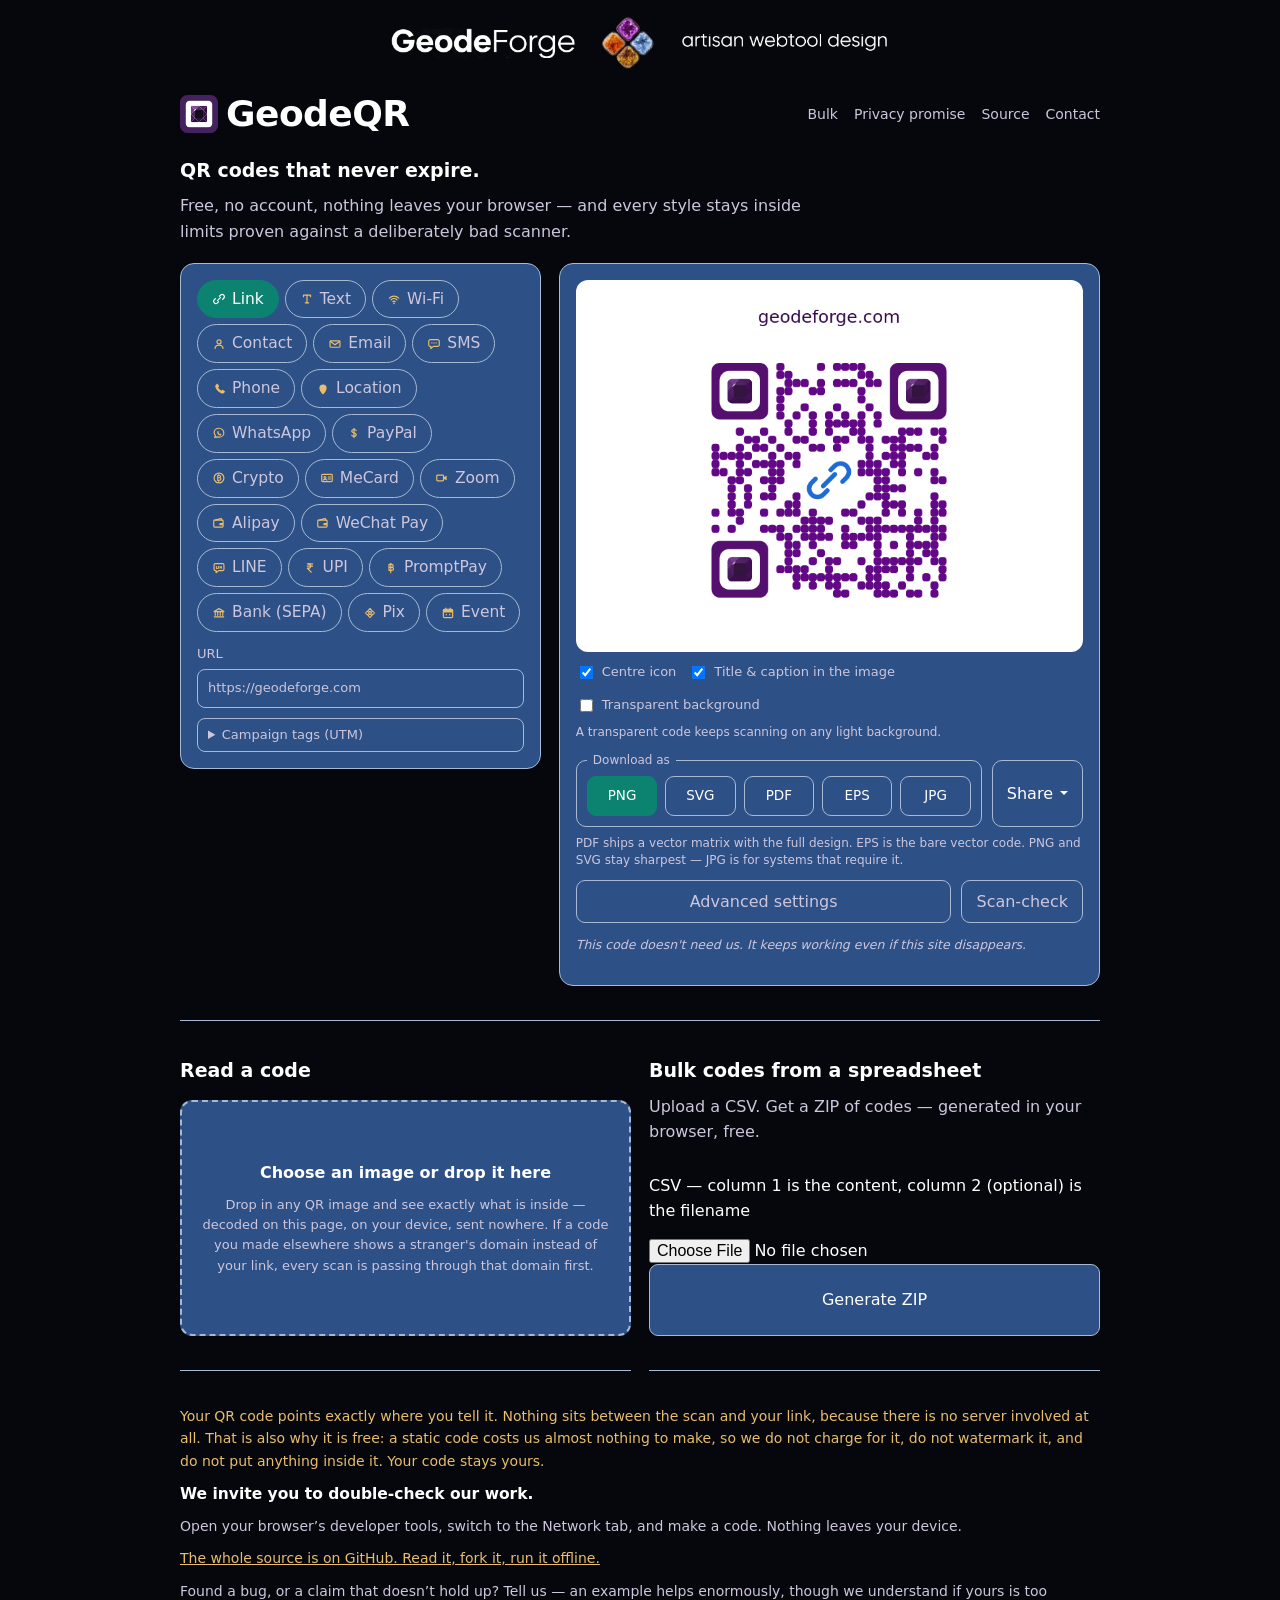
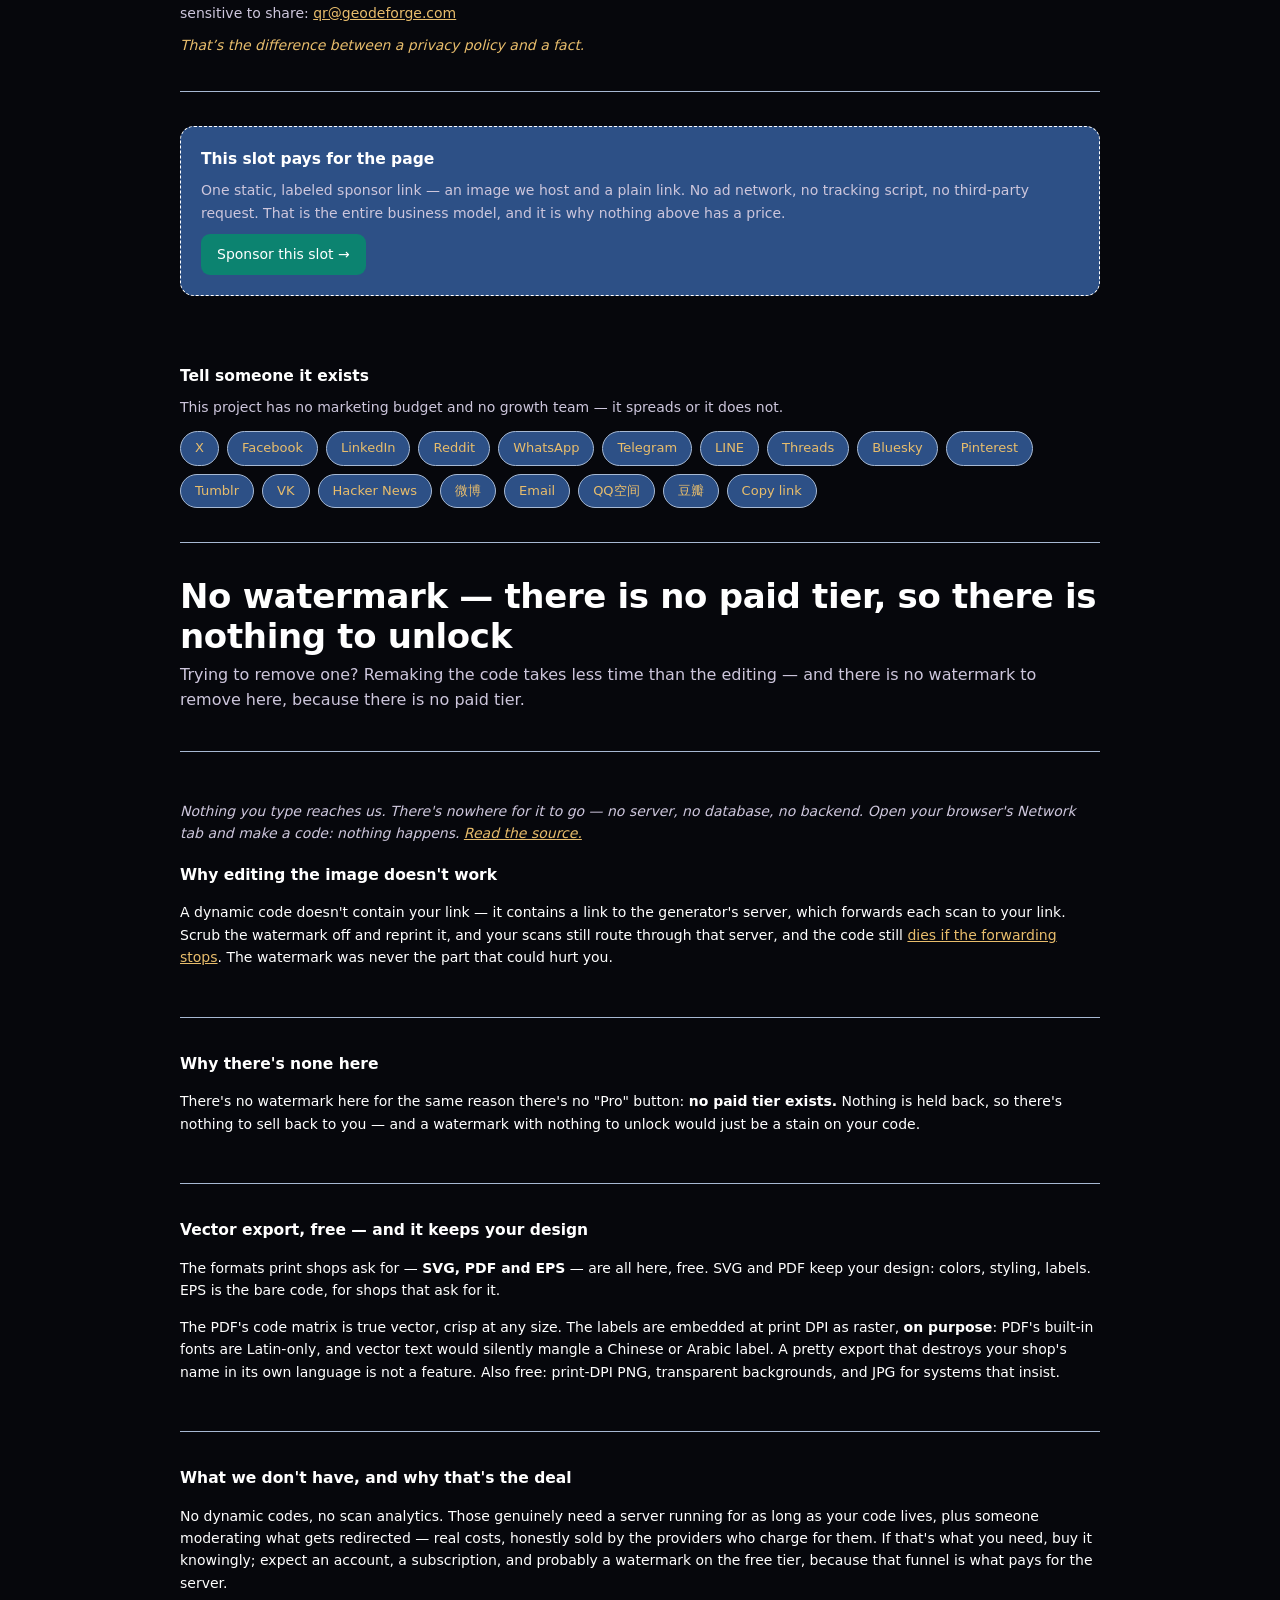
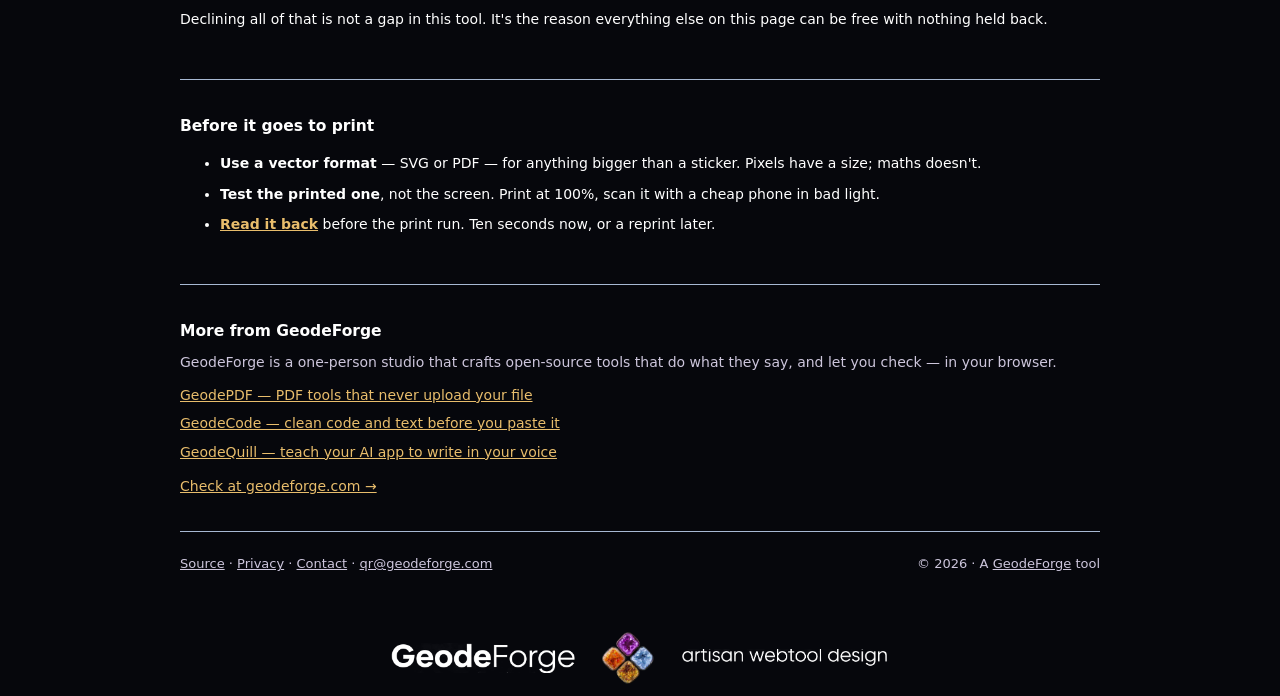
<file: no-watermark/index.html>
<!DOCTYPE html>
<html lang="en">
<head>
<meta charset="utf-8"/>
<meta name="viewport" content="width=device-width, initial-scale=1"/>
<title>QR codes with no watermark — there is nothing to unlock</title>
<meta name="description" content="No watermark and nothing to unlock — free vector export (SVG, PDF, EPS), with SVG and PDF keeping your design. And if you're trying to remove a watermark from an existing QR code, read this before you edit the image."/>
<link rel="canonical" href="https://geodeforge.com/geodeqr/no-watermark/"/>
<link rel="alternate" hreflang="en" href="https://geodeforge.com/geodeqr/no-watermark/"/>
<link rel="alternate" hreflang="x-default" href="https://geodeforge.com/geodeqr/no-watermark/"/>
<meta property="og:type" content="website"/>
<meta property="og:site_name" content="GeodeForge"/>
<meta property="og:title" content="GeodeQR — free QR codes that never expire"/>
<meta property="og:description" content="Free QR code generator for 21 kinds of code, from links and Wi-Fi to contact cards, events and payments. No account, no expiry, no watermark. Nothing leaves your browser."/>
<meta property="og:url" content="https://geodeforge.com/geodeqr/no-watermark/"/>
<meta name="twitter:card" content="summary"/>
<meta name="twitter:title" content="GeodeQR — free QR codes that never expire"/>
<meta name="twitter:description" content="Free QR code generator for 21 kinds of code, from links and Wi-Fi to contact cards, events and payments. No account, no expiry, no watermark. Nothing leaves your browser."/>
<script type="application/ld+json">{"@context":"https://schema.org","@type":"SoftwareApplication","name":"GeodeQR","url":"https://geodeforge.com/geodeqr/","description":"Free QR code generator for 21 kinds of code, from links and Wi-Fi to contact cards, events and payments. No account, no expiry, no watermark. Nothing leaves your browser.","applicationCategory":"UtilitiesApplication","operatingSystem":"Any — runs entirely in the browser","offers":{"@type":"Offer","price":"0","priceCurrency":"USD"}}</script>
<script type="application/ld+json">{"@context":"https://schema.org","@type":"FAQPage","mainEntity":[{"@type":"Question","name":"Do the QR codes expire?","acceptedAnswer":{"@type":"Answer","text":"No. A QR code is just an encoding of the text or link you give it — GeodeQR draws it in your browser and it works forever. There is no redirect and no account, so nothing can switch it off."}},{"@type":"Question","name":"Is anything uploaded when I make a code?","acceptedAnswer":{"@type":"Answer","text":"No. The code is generated in JavaScript inside your own browser tab; nothing you type leaves your device. You can check in your browser's Network tab."}},{"@type":"Question","name":"Is there a watermark or a sign-up?","acceptedAnswer":{"@type":"Answer","text":"Neither. No watermark on the image and no account to create — download it and use it anywhere."}},{"@type":"Question","name":"Can it encode non-Latin text?","acceptedAnswer":{"@type":"Answer","text":"Yes. Chinese, Arabic, and other scripts encode correctly so the codes scan for those languages."}}]}</script>
<link rel="icon" href="../assets/geodeqr-eye-64.png" type="image/png"/>
<link rel="stylesheet" href="../style.css?v=1"/>
<script>
window.__geodeBoot = { errs: [] };
window.addEventListener('error', function (e) {
  var f = (e && e.filename) || (e && e.target && e.target.src) || '';
  window.__geodeBoot.errs.push(((e && e.message) || 'load error') + ' @ ' +
    String(f).split('/').pop().split('?')[0] + ':' + ((e && e.lineno) || 0));
}, true);

</script>
</head>
<body data-type="url" data-lang="en">


<div class="gfband" role="img" aria-label="GeodeForge — artisan webtool design">
  <img class="b-wm" src="../assets/band-wordmark.webp" alt="" width="588" height="96"/>
  <img class="b-cl" src="../assets/band-cluster.webp" alt="" width="320" height="320"/>
  <img class="b-st" src="../assets/band-strap.webp" alt="" width="649" height="56"/>
</div>

<header class="bar">
  <a class="brand" href="../index.html">
    <img src="../assets/geode-white-fill-mark.svg" alt="" width="26" height="26"/>
    <span>GeodeQR</span>
  </a>
  <nav>
    <a href="#bulk" data-i="bulk">Bulk</a>
    <a href="#verify" data-i="verify-nav">Verify</a>
    <a href="https://github.com/GeodeForge" rel="noopener" data-i="source">Source</a>
    <a href="../contact.html" data-i="contact">Contact</a>
  </nav>
</header>

<main>

  <section class="hero">
    <h2 data-i="tagline">QR codes that never expire.</h2>
    <p class="sub" data-i="sub">Free, no account, nothing leaves your browser — and every style stays inside limits proven against a deliberately bad scanner.</p>

    <div class="gen">
      <div class="pane">
        <div class="pills" id="pills" role="tablist"></div>
        <div class="fields" id="fields"></div>
      </div>

      <div class="pane preview">
        <div class="codewrap"><canvas id="qc" width="440" height="440" aria-label="QR code"></canvas></div>

        <div class="optrow">
          <label class="cb"><input type="checkbox" id="cicon" checked/> <span data-i="iconInImage">Centre icon</span></label>
          <label class="cb"><input type="checkbox" id="ctext" checked/> <span data-i="textInImage">Title &amp; caption in the image</span></label>
          <label class="cb"><input type="checkbox" id="trans"/> <span data-i="transL">Transparent background</span></label>
        </div>
        <small class="warn-note" data-i="transNote">A transparent code keeps scanning on any light background.</small>

        <div class="dlrow">
          <fieldset class="dlbox">
            <legend data-i="downloadAs">Download as</legend>
            <button id="png" class="primary">PNG</button>
            <button id="svg">SVG</button>
            <button id="pdf">PDF</button>
            <button id="eps">EPS</button>
            <button id="jpg">JPG</button>
          </fieldset>
          <div class="sharewrap">
            <button id="shareBtn" class="sharebtn" type="button"
                    aria-haspopup="true" aria-expanded="false">
              <span data-i="share">Share</span><i class="caret" aria-hidden="true"></i>
            </button>
            <div class="sharemenu" id="sharemenu" hidden></div>
          </div>
        </div>
        <small class="fmt-note" data-i="fmtNote">PDF ships a vector matrix with the full design. EPS is the bare vector code. PNG and SVG stay sharpest — JPG is for systems that require it.</small>
        <div class="advrow">
          <button id="adv" class="advbtn" type="button" data-i="advanced">Advanced settings</button>

          <button id="vscan" type="button" hidden data-i="verifyBtn">Scan-check</button>
        </div>
        <small id="vmsg" class="vmsg" hidden></small>

        <div id="advp" hidden>
          <div class="ctl">
            <input id="shape" type="range" min="0" max="70" value="70" step="1" aria-label="shape"/>
            <div class="ends"><span data-i="classic">classic</span><span data-i="geode">geode</span></div>
          </div>
          <div class="ctl">
            <input id="hue" type="range" min="0" max="360" value="283" step="1" aria-label="colour"/>
            <div class="ends"><span data-i="colour">colour</span><span class="sw"><i class="chip" id="chip"></i><span id="ratio">—</span></span></div>
          </div>
          <div class="ctl">
            <input id="shading" type="range" min="0" max="100" value="52.5" step="0.5" aria-label="shading"/>
            <div class="ends"><span data-i="min">min</span><span data-i="shading">shading</span><span data-i="max">max</span></div>
          </div>

          <p class="badge" id="badge" aria-live="polite"><i class="dot"></i><span data-i="scannable">Styling stays inside limits proven against a deliberately weak scanner</span></p>

          <div class="optrow">
            <label class="inline"><span data-i="frame">Frame</span>
              <select id="frame">
                <option value="none" data-i="frames.none">None</option>
                <option value="bar" data-i="frames.bar">Labelled bar</option>
                <option value="full" data-i="frames.full">Full border</option>
              </select>
            </label>
            <input id="cta" type="text" maxlength="32" hidden aria-label="Frame text"/>
          </div>

          <label class="arow"><span data-i="font">Font</span>
            <select id="font">
              <option value="" style="font-family:system-ui" data-i="fonts.def">Default</option>
              <option value="system-ui, Arial, sans-serif" style="font-family:system-ui,Arial,sans-serif" data-i="fonts.sans">Sans</option>
              <option value="Georgia, 'Times New Roman', serif" style="font-family:Georgia,'Times New Roman',serif" data-i="fonts.serif">Serif</option>
              <option value="ui-monospace, Consolas, monospace" style="font-family:ui-monospace,Consolas,monospace" data-i="fonts.mono">Mono</option>
              <option value="'Trebuchet MS', system-ui, sans-serif" style="font-family:'Trebuchet MS',system-ui,sans-serif" data-i="fonts.round">Rounded</option>
              <option value="'Palatino Linotype', Palatino, Georgia, serif" style="font-family:'Palatino Linotype',Palatino,Georgia,serif" data-i="fonts.eleg">Elegant</option>
            </select>
          </label>
          <label class="arow"><span data-i="textColour">Text colour</span>
            <input id="tcol" type="color" value="#340A4A"/>
          </label>
          <div class="arow"><span data-i="textStyle">Style</span>
            <div class="biu" role="group" aria-label="Text style">
              <button type="button" data-k="bold" style="font-weight:700">B</button>
              <button type="button" data-k="ital" style="font-style:italic">I</button>
              <button type="button" data-k="und" style="text-decoration:underline">U</button>
            </div>
          </div>

          <label class="arow"><span data-i="fontSize">Text size</span>
            <input id="fsize" type="range" min="60" max="120" value="100" step="5" aria-label="Text size"/>
          </label>

          <div class="exp">
            <label><span data-i="sizeL">Size</span>
              <select id="size"><option>512</option><option selected>1024</option><option>2048</option></select>
            </label>
            <label><span data-i="eccL">Error correction</span>
              <select id="ecc">
                <option value="H" selected>H</option>
                <option value="Q">Q</option>
                <option value="M">M</option>
                <option value="L">L</option>
              </select>
            </label>
          </div>
          <small id="eccNote" data-i="eccLocked">Error correction is held at H while styling is on — that headroom is what makes the styling safe.</small>
        </div>

        <p class="promise" data-i="promise">This code doesn't need us. It keeps working even if this site disappears.</p>
        <p class="err" id="err" role="alert" aria-live="polite"></p>
      </div>
    </div>

    <div class="strip" id="strip" hidden>
      <a id="printer" target="_blank" rel="noopener" data-i="printer">Need it on paper? Find a printer near you</a>

      <p class="maps"><span data-i="mapAlt">Other map providers</span>: <span id="mapAlts"></span></p>

      <a id="stickers" hidden rel="noopener sponsored" data-i="stickers">Order stickers &amp; labels online</a>
      <p class="disc" id="disc" hidden data-i="affiliate">That's an affiliate link — if you order, we get a small cut at no cost to you. It's how the site stays free.</p>
    </div>
  </section>

  <div class="duo">

  <section class="reader" id="reader" hidden>
    <h2 data-i="readTitle">Read a code</h2>

    <label class="dropzone rdz" id="drop">
      <input type="file" id="rfile" accept="image/*"/>
      <span class="pick" data-i="readPick">Choose an image or drop it here</span>
      <small data-i="readBody">Drop in any QR image and see exactly what is inside — decoded on this page, on your device, sent nowhere. If a code you made elsewhere shows a stranger's domain instead of your link, every scan is passing through that domain first.</small>
    </label>
    <div id="rout" hidden>
      <p class="rhost" id="rhost" hidden><span data-i="readHost">This code is a link to</span> <strong id="rhostv"></strong></p>
      <pre id="rtext" hidden></pre>
      <p class="err" id="rnone" hidden data-i="readNone">No QR code found in that image.</p>
      <button id="rcopy" type="button" hidden data-i="readCopy">Copy contents</button>
    </div>
  </section>

  <section class="bulk" id="bulk">
    <h2 data-i="bulkTitle">Bulk codes from a spreadsheet</h2>
    <p data-i="bulkBody">Upload a CSV. Get a ZIP of codes — generated in your browser, free.</p>
    <label for="csv" class="filelabel" data-i="csvLabel">CSV — column 1 is the content, column 2 (optional) is the filename</label>
    <input type="file" id="csv" accept=".csv,text/csv"/>
    <button id="bulkGo" data-i="bulkGo">Generate ZIP</button>
    <p class="hint" id="bulkHint"></p>
  </section>
  </div>

  <section class="verify" id="verify">
    <p class="whyfree" data-i="whyFree">Your QR code points exactly where you tell it. Nothing sits between the scan and your link, because there is no server involved at all. That is also why it is free: a static code costs us almost nothing to make, so we do not charge for it, do not watermark it, and do not put anything inside it. Your code stays yours.</p>
    <h2 data-i="verify">We invite you to double-check our work.</h2>
    <p data-i="verifyBody">Open your browser’s developer tools, switch to the Network tab, and make a code. Nothing leaves your device.</p>
    <p><a href="https://github.com/GeodeForge" rel="noopener" data-i="sourceLink">The whole source is on GitHub. Read it, fork it, run it offline.</a></p>

    <p><span data-i="feedback">Found a bug, or a claim that doesn’t hold up? Tell us — an example helps enormously, though we understand if yours is too sensitive to share:</span>
    <a href="mailto:qr@geodeforge.com?subject=GeodeQR%20%E2%80%94%20double-check">qr@geodeforge.com</a></p>
    <p class="kicker" data-i="kicker">That’s the difference between a privacy policy and a fact.</p>
  </section>

  <section class="sponsor">
    <h2 data-i="sponsorTitle">This slot pays for the page</h2>
    <p data-i="sponsorBody">One static, labeled sponsor link — an image we host and a plain link. No ad network, no tracking script, no third-party request. That is the entire business model, and it is why nothing above has a price.</p>
    <a class="btn" href="mailto:qr@geodeforge.com?subject=Sponsor%20GeodeQR" data-i="sponsorCta">Sponsor this slot →</a>
  </section>

  <section class="share" id="share">
    <h2 data-i="shareTitle">Tell someone it exists</h2>
    <p data-i="shareBody">This project has no marketing budget and no growth team — it spreads or it does not.</p>

    <div class="shares" id="shares"></div>
  </section>

  <section class="prose">
    <h1>No watermark — there is no paid tier, so there is nothing to unlock</h1>
    <p class="sub">Trying to remove one? Remaking the code takes less time than the editing — and there is no watermark to remove here, because there is no paid tier.</p>
  </section>

<section class="prose">
    <p class="note">Nothing you type reaches us. There's nowhere for it to go — no server, no database, no backend. Open your browser's Network tab and make a code: nothing happens. <a href="https://github.com/GeodeForge/geodeqr" rel="noopener">Read the source.</a></p>
    <h2>Why editing the image doesn't work</h2>
    <p>A dynamic code doesn't contain your link — it contains a link to the generator's server, which forwards each scan to your link. Scrub the watermark off and reprint it, and your scans still route through that server, and the code still <a href="../never-expires/">dies if the forwarding stops</a>. The watermark was never the part that could hurt you.</p>
  </section>

  <section class="prose">
    <h2>Why there's none here</h2>
    <p>There's no watermark here for the same reason there's no "Pro" button: <strong>no paid tier exists.</strong> Nothing is held back, so there's nothing to sell back to you — and a watermark with nothing to unlock would just be a stain on your code.</p>
  </section>

  <section class="prose">
    <h2>Vector export, free — and it keeps your design</h2>
    <p>The formats print shops ask for — <strong>SVG, PDF and EPS</strong> — are all here, free. SVG and PDF keep your design: colors, styling, labels. EPS is the bare code, for shops that ask for it.</p>
    <p>The PDF's code matrix is true vector, crisp at any size. The labels are embedded at print DPI as raster, <strong>on purpose</strong>: PDF's built-in fonts are Latin-only, and vector text would silently mangle a Chinese or Arabic label. A pretty export that destroys your shop's name in its own language is not a feature. Also free: print-DPI PNG, transparent backgrounds, and JPG for systems that insist.</p>
  </section>

  <section class="prose">
    <h2>What we don't have, and why that's the deal</h2>
    <p>No dynamic codes, no scan analytics. Those genuinely need a server running for as long as your code lives, plus someone moderating what gets redirected — real costs, honestly sold by the providers who charge for them. If that's what you need, buy it knowingly; expect an account, a subscription, and probably a watermark on the free tier, because that funnel is what pays for the server.</p>
    <p>Declining all of that is not a gap in this tool. It's the reason everything else on this page can be free with nothing held back.</p>
  </section>

  <section class="prose">
    <h2>Before it goes to print</h2>
    <ul>
      <li><strong>Use a vector format</strong> — SVG or PDF — for anything bigger than a sticker. Pixels have a size; maths doesn't.</li>
      <li><strong>Test the printed one</strong>, not the screen. Print at 100%, scan it with a cheap phone in bad light.</li>
      <li><a href="../read/"><strong>Read it back</strong></a> before the print run. Ten seconds now, or a reprint later.</li>
    </ul>
  </section>

  <section class="morefrom">
    <h2 data-i="moreTitle">More from GeodeForge</h2>
    <p data-i="moreBody">GeodeForge is a one-person studio that crafts open-source tools that do what they say, and let you check — in your browser.</p>
    <div class="sibs">
      <a href="https://geodeforge.com/geodepdf/">GeodePDF — PDF tools that never upload your file</a>
      <a href="https://geodeforge.com/geodecode/">GeodeCode — clean code and text before you paste it</a>
      <a href="https://geodeforge.com/geodequill/">GeodeQuill — teach your AI app to write in your voice</a>
    </div>
    <a href="https://geodeforge.com" data-i="moreLink">Check at geodeforge.com →</a>
  </section>
</main>

<footer>
  <span>
    <a href="https://github.com/GeodeForge" rel="noopener" data-i="source">Source</a> ·
    <a href="../privacy.html" data-i="privacy">Privacy</a> ·
    <a href="../contact.html" data-i="contact">Contact</a> ·
    <a href="mailto:qr@geodeforge.com">qr@geodeforge.com</a>
  </span>
  <span>&copy; 2026 &middot; A <a href="https://geodeforge.com">GeodeForge</a> tool</span>
</footer>

<div class="gfband" role="img" aria-label="GeodeForge — artisan webtool design">
  <img class="b-wm" src="../assets/band-wordmark.webp" alt="" width="588" height="96"/>
  <img class="b-cl" src="../assets/band-cluster.webp" alt="" width="320" height="320"/>
  <img class="b-st" src="../assets/band-strap.webp" alt="" width="649" height="56"/>
</div>

<script src="../src/qr.js?v=1"></script>
<script src="../src/render.js?v=1"></script>
<script src="../src/content.js?v=1"></script>
<script src="../src/i18n.js?v=1"></script>
<script src="../src/zip.js?v=1"></script>
<script src="../src/decode.js?v=1"></script>
<script src="../src/export.js?v=1"></script>
<script src="../app.js?v=1"></script>
<script>
(function () {
  setTimeout(function () {
    if (window.__geodeBooted) return;
    var M = {
      en: 'Part of the app has not loaded yet. Refresh the page to get the complete version.',
      zh: '应用尚未完全加载。请刷新页面以获取完整版本。',
      es: 'Una parte de la aplicación aún no se ha cargado. Actualiza la página para obtener la versión completa.',
      ar: 'لم يكتمل تحميل التطبيق بعد. حدّث الصفحة للحصول على النسخة الكاملة.'
    };
    var l = ((navigator.languages && navigator.languages[0]) || navigator.language || 'en')
      .toLowerCase().slice(0, 2);
    var p = document.createElement('p');
    p.className = 'err';
    p.setAttribute('role', 'alert');
    p.textContent = (M[l] || M.en) +
      (window.__geodeBoot.errs.length ? ' [' + window.__geodeBoot.errs.join('; ') + ']' : '');
    var wrap = document.querySelector('.codewrap');
    if (wrap) wrap.appendChild(p); else document.body.appendChild(p);
  }, 2500);
})();

</script>
</body>
</html>
</file>
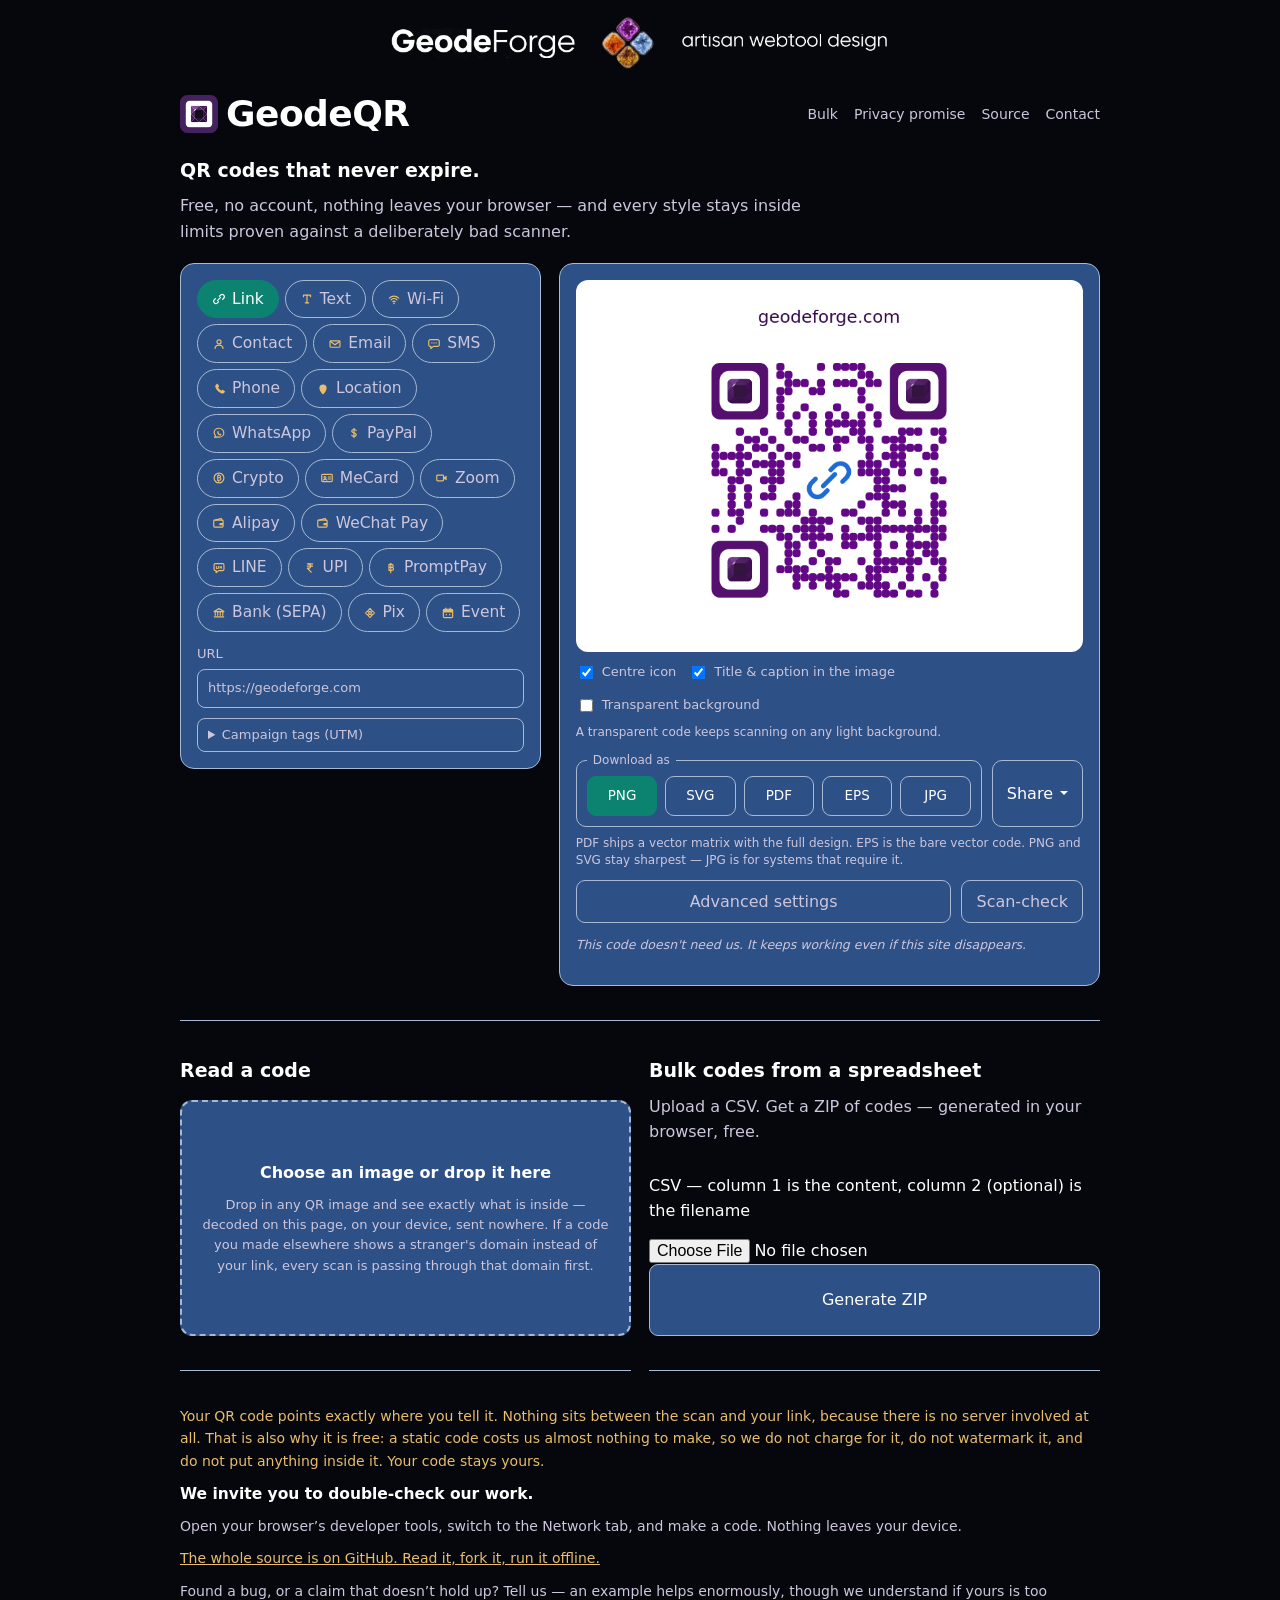
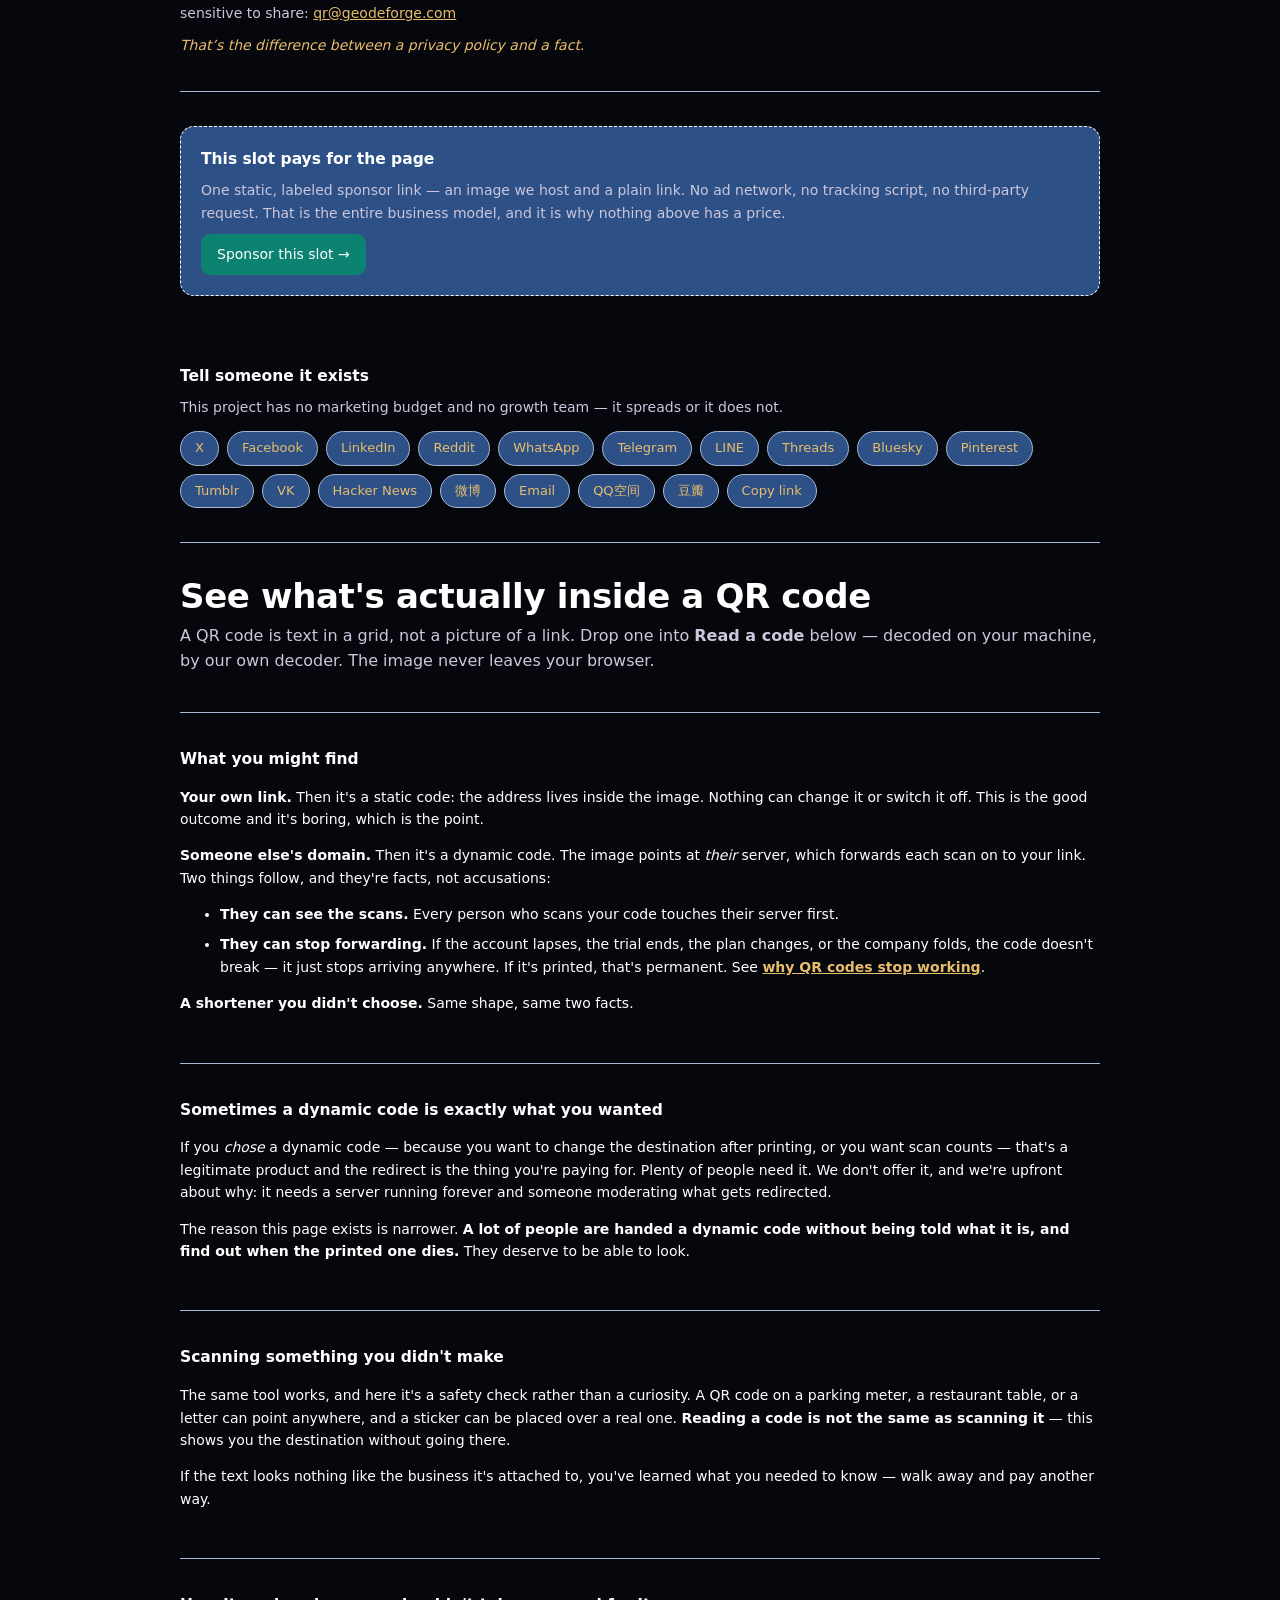
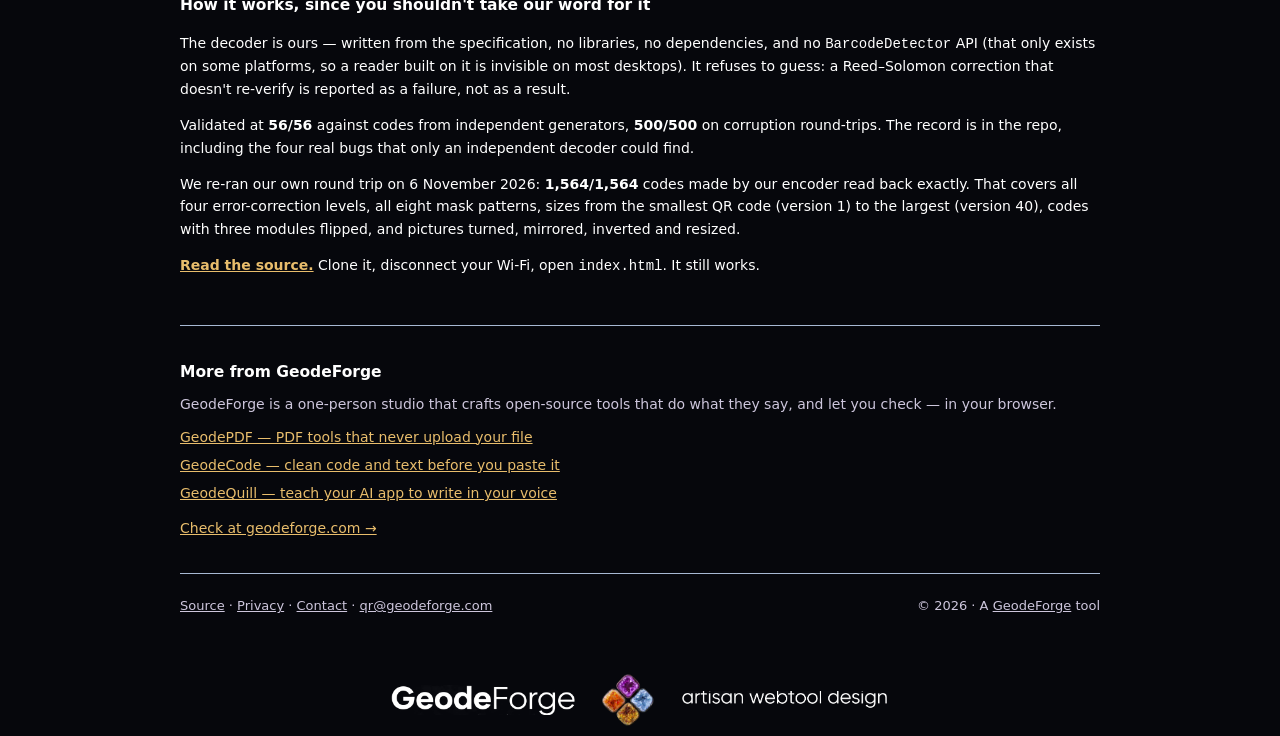
<file: read/index.html>
<!DOCTYPE html>
<html lang="en">
<head>
<meta charset="utf-8"/>
<meta name="viewport" content="width=device-width, initial-scale=1"/>
<title>See what's actually inside a QR code</title>
<meta name="description" content="Drop in any QR code and read the exact text inside it — decoded in your browser, on your machine. Find out where it really points before you scan it, or before you print it."/>
<link rel="canonical" href="https://geodeforge.com/geodeqr/read/"/>
<link rel="alternate" hreflang="en" href="https://geodeforge.com/geodeqr/read/"/>
<link rel="alternate" hreflang="x-default" href="https://geodeforge.com/geodeqr/read/"/>
<meta property="og:type" content="website"/>
<meta property="og:site_name" content="GeodeForge"/>
<meta property="og:title" content="GeodeQR — free QR codes that never expire"/>
<meta property="og:description" content="Free QR code generator for 21 kinds of code, from links and Wi-Fi to contact cards, events and payments. No account, no expiry, no watermark. Nothing leaves your browser."/>
<meta property="og:url" content="https://geodeforge.com/geodeqr/read/"/>
<meta name="twitter:card" content="summary"/>
<meta name="twitter:title" content="GeodeQR — free QR codes that never expire"/>
<meta name="twitter:description" content="Free QR code generator for 21 kinds of code, from links and Wi-Fi to contact cards, events and payments. No account, no expiry, no watermark. Nothing leaves your browser."/>
<script type="application/ld+json">{"@context":"https://schema.org","@type":"SoftwareApplication","name":"GeodeQR","url":"https://geodeforge.com/geodeqr/","description":"Free QR code generator for 21 kinds of code, from links and Wi-Fi to contact cards, events and payments. No account, no expiry, no watermark. Nothing leaves your browser.","applicationCategory":"UtilitiesApplication","operatingSystem":"Any — runs entirely in the browser","offers":{"@type":"Offer","price":"0","priceCurrency":"USD"}}</script>
<script type="application/ld+json">{"@context":"https://schema.org","@type":"FAQPage","mainEntity":[{"@type":"Question","name":"Do the QR codes expire?","acceptedAnswer":{"@type":"Answer","text":"No. A QR code is just an encoding of the text or link you give it — GeodeQR draws it in your browser and it works forever. There is no redirect and no account, so nothing can switch it off."}},{"@type":"Question","name":"Is anything uploaded when I make a code?","acceptedAnswer":{"@type":"Answer","text":"No. The code is generated in JavaScript inside your own browser tab; nothing you type leaves your device. You can check in your browser's Network tab."}},{"@type":"Question","name":"Is there a watermark or a sign-up?","acceptedAnswer":{"@type":"Answer","text":"Neither. No watermark on the image and no account to create — download it and use it anywhere."}},{"@type":"Question","name":"Can it encode non-Latin text?","acceptedAnswer":{"@type":"Answer","text":"Yes. Chinese, Arabic, and other scripts encode correctly so the codes scan for those languages."}}]}</script>
<link rel="icon" href="../assets/geodeqr-eye-64.png" type="image/png"/>
<link rel="stylesheet" href="../style.css?v=1"/>
<script>
window.__geodeBoot = { errs: [] };
window.addEventListener('error', function (e) {
  var f = (e && e.filename) || (e && e.target && e.target.src) || '';
  window.__geodeBoot.errs.push(((e && e.message) || 'load error') + ' @ ' +
    String(f).split('/').pop().split('?')[0] + ':' + ((e && e.lineno) || 0));
}, true);

</script>
</head>
<body data-type="url" data-lang="en">


<div class="gfband" role="img" aria-label="GeodeForge — artisan webtool design">
  <img class="b-wm" src="../assets/band-wordmark.webp" alt="" width="588" height="96"/>
  <img class="b-cl" src="../assets/band-cluster.webp" alt="" width="320" height="320"/>
  <img class="b-st" src="../assets/band-strap.webp" alt="" width="649" height="56"/>
</div>

<header class="bar">
  <a class="brand" href="../index.html">
    <img src="../assets/geode-white-fill-mark.svg" alt="" width="26" height="26"/>
    <span>GeodeQR</span>
  </a>
  <nav>
    <a href="#bulk" data-i="bulk">Bulk</a>
    <a href="#verify" data-i="verify-nav">Verify</a>
    <a href="https://github.com/GeodeForge" rel="noopener" data-i="source">Source</a>
    <a href="../contact.html" data-i="contact">Contact</a>
  </nav>
</header>

<main>

  <section class="hero">
    <h2 data-i="tagline">QR codes that never expire.</h2>
    <p class="sub" data-i="sub">Free, no account, nothing leaves your browser — and every style stays inside limits proven against a deliberately bad scanner.</p>

    <div class="gen">
      <div class="pane">
        <div class="pills" id="pills" role="tablist"></div>
        <div class="fields" id="fields"></div>
      </div>

      <div class="pane preview">
        <div class="codewrap"><canvas id="qc" width="440" height="440" aria-label="QR code"></canvas></div>

        <div class="optrow">
          <label class="cb"><input type="checkbox" id="cicon" checked/> <span data-i="iconInImage">Centre icon</span></label>
          <label class="cb"><input type="checkbox" id="ctext" checked/> <span data-i="textInImage">Title &amp; caption in the image</span></label>
          <label class="cb"><input type="checkbox" id="trans"/> <span data-i="transL">Transparent background</span></label>
        </div>
        <small class="warn-note" data-i="transNote">A transparent code keeps scanning on any light background.</small>

        <div class="dlrow">
          <fieldset class="dlbox">
            <legend data-i="downloadAs">Download as</legend>
            <button id="png" class="primary">PNG</button>
            <button id="svg">SVG</button>
            <button id="pdf">PDF</button>
            <button id="eps">EPS</button>
            <button id="jpg">JPG</button>
          </fieldset>
          <div class="sharewrap">
            <button id="shareBtn" class="sharebtn" type="button"
                    aria-haspopup="true" aria-expanded="false">
              <span data-i="share">Share</span><i class="caret" aria-hidden="true"></i>
            </button>
            <div class="sharemenu" id="sharemenu" hidden></div>
          </div>
        </div>
        <small class="fmt-note" data-i="fmtNote">PDF ships a vector matrix with the full design. EPS is the bare vector code. PNG and SVG stay sharpest — JPG is for systems that require it.</small>
        <div class="advrow">
          <button id="adv" class="advbtn" type="button" data-i="advanced">Advanced settings</button>

          <button id="vscan" type="button" hidden data-i="verifyBtn">Scan-check</button>
        </div>
        <small id="vmsg" class="vmsg" hidden></small>

        <div id="advp" hidden>
          <div class="ctl">
            <input id="shape" type="range" min="0" max="70" value="70" step="1" aria-label="shape"/>
            <div class="ends"><span data-i="classic">classic</span><span data-i="geode">geode</span></div>
          </div>
          <div class="ctl">
            <input id="hue" type="range" min="0" max="360" value="283" step="1" aria-label="colour"/>
            <div class="ends"><span data-i="colour">colour</span><span class="sw"><i class="chip" id="chip"></i><span id="ratio">—</span></span></div>
          </div>
          <div class="ctl">
            <input id="shading" type="range" min="0" max="100" value="52.5" step="0.5" aria-label="shading"/>
            <div class="ends"><span data-i="min">min</span><span data-i="shading">shading</span><span data-i="max">max</span></div>
          </div>

          <p class="badge" id="badge" aria-live="polite"><i class="dot"></i><span data-i="scannable">Styling stays inside limits proven against a deliberately weak scanner</span></p>

          <div class="optrow">
            <label class="inline"><span data-i="frame">Frame</span>
              <select id="frame">
                <option value="none" data-i="frames.none">None</option>
                <option value="bar" data-i="frames.bar">Labelled bar</option>
                <option value="full" data-i="frames.full">Full border</option>
              </select>
            </label>
            <input id="cta" type="text" maxlength="32" hidden aria-label="Frame text"/>
          </div>

          <label class="arow"><span data-i="font">Font</span>
            <select id="font">
              <option value="" style="font-family:system-ui" data-i="fonts.def">Default</option>
              <option value="system-ui, Arial, sans-serif" style="font-family:system-ui,Arial,sans-serif" data-i="fonts.sans">Sans</option>
              <option value="Georgia, 'Times New Roman', serif" style="font-family:Georgia,'Times New Roman',serif" data-i="fonts.serif">Serif</option>
              <option value="ui-monospace, Consolas, monospace" style="font-family:ui-monospace,Consolas,monospace" data-i="fonts.mono">Mono</option>
              <option value="'Trebuchet MS', system-ui, sans-serif" style="font-family:'Trebuchet MS',system-ui,sans-serif" data-i="fonts.round">Rounded</option>
              <option value="'Palatino Linotype', Palatino, Georgia, serif" style="font-family:'Palatino Linotype',Palatino,Georgia,serif" data-i="fonts.eleg">Elegant</option>
            </select>
          </label>
          <label class="arow"><span data-i="textColour">Text colour</span>
            <input id="tcol" type="color" value="#340A4A"/>
          </label>
          <div class="arow"><span data-i="textStyle">Style</span>
            <div class="biu" role="group" aria-label="Text style">
              <button type="button" data-k="bold" style="font-weight:700">B</button>
              <button type="button" data-k="ital" style="font-style:italic">I</button>
              <button type="button" data-k="und" style="text-decoration:underline">U</button>
            </div>
          </div>

          <label class="arow"><span data-i="fontSize">Text size</span>
            <input id="fsize" type="range" min="60" max="120" value="100" step="5" aria-label="Text size"/>
          </label>

          <div class="exp">
            <label><span data-i="sizeL">Size</span>
              <select id="size"><option>512</option><option selected>1024</option><option>2048</option></select>
            </label>
            <label><span data-i="eccL">Error correction</span>
              <select id="ecc">
                <option value="H" selected>H</option>
                <option value="Q">Q</option>
                <option value="M">M</option>
                <option value="L">L</option>
              </select>
            </label>
          </div>
          <small id="eccNote" data-i="eccLocked">Error correction is held at H while styling is on — that headroom is what makes the styling safe.</small>
        </div>

        <p class="promise" data-i="promise">This code doesn't need us. It keeps working even if this site disappears.</p>
        <p class="err" id="err" role="alert" aria-live="polite"></p>
      </div>
    </div>

    <div class="strip" id="strip" hidden>
      <a id="printer" target="_blank" rel="noopener" data-i="printer">Need it on paper? Find a printer near you</a>

      <p class="maps"><span data-i="mapAlt">Other map providers</span>: <span id="mapAlts"></span></p>

      <a id="stickers" hidden rel="noopener sponsored" data-i="stickers">Order stickers &amp; labels online</a>
      <p class="disc" id="disc" hidden data-i="affiliate">That's an affiliate link — if you order, we get a small cut at no cost to you. It's how the site stays free.</p>
    </div>
  </section>

  <div class="duo">

  <section class="reader" id="reader" hidden>
    <h2 data-i="readTitle">Read a code</h2>

    <label class="dropzone rdz" id="drop">
      <input type="file" id="rfile" accept="image/*"/>
      <span class="pick" data-i="readPick">Choose an image or drop it here</span>
      <small data-i="readBody">Drop in any QR image and see exactly what is inside — decoded on this page, on your device, sent nowhere. If a code you made elsewhere shows a stranger's domain instead of your link, every scan is passing through that domain first.</small>
    </label>
    <div id="rout" hidden>
      <p class="rhost" id="rhost" hidden><span data-i="readHost">This code is a link to</span> <strong id="rhostv"></strong></p>
      <pre id="rtext" hidden></pre>
      <p class="err" id="rnone" hidden data-i="readNone">No QR code found in that image.</p>
      <button id="rcopy" type="button" hidden data-i="readCopy">Copy contents</button>
    </div>
  </section>

  <section class="bulk" id="bulk">
    <h2 data-i="bulkTitle">Bulk codes from a spreadsheet</h2>
    <p data-i="bulkBody">Upload a CSV. Get a ZIP of codes — generated in your browser, free.</p>
    <label for="csv" class="filelabel" data-i="csvLabel">CSV — column 1 is the content, column 2 (optional) is the filename</label>
    <input type="file" id="csv" accept=".csv,text/csv"/>
    <button id="bulkGo" data-i="bulkGo">Generate ZIP</button>
    <p class="hint" id="bulkHint"></p>
  </section>
  </div>

  <section class="verify" id="verify">
    <p class="whyfree" data-i="whyFree">Your QR code points exactly where you tell it. Nothing sits between the scan and your link, because there is no server involved at all. That is also why it is free: a static code costs us almost nothing to make, so we do not charge for it, do not watermark it, and do not put anything inside it. Your code stays yours.</p>
    <h2 data-i="verify">We invite you to double-check our work.</h2>
    <p data-i="verifyBody">Open your browser’s developer tools, switch to the Network tab, and make a code. Nothing leaves your device.</p>
    <p><a href="https://github.com/GeodeForge" rel="noopener" data-i="sourceLink">The whole source is on GitHub. Read it, fork it, run it offline.</a></p>

    <p><span data-i="feedback">Found a bug, or a claim that doesn’t hold up? Tell us — an example helps enormously, though we understand if yours is too sensitive to share:</span>
    <a href="mailto:qr@geodeforge.com?subject=GeodeQR%20%E2%80%94%20double-check">qr@geodeforge.com</a></p>
    <p class="kicker" data-i="kicker">That’s the difference between a privacy policy and a fact.</p>
  </section>

  <section class="sponsor">
    <h2 data-i="sponsorTitle">This slot pays for the page</h2>
    <p data-i="sponsorBody">One static, labeled sponsor link — an image we host and a plain link. No ad network, no tracking script, no third-party request. That is the entire business model, and it is why nothing above has a price.</p>
    <a class="btn" href="mailto:qr@geodeforge.com?subject=Sponsor%20GeodeQR" data-i="sponsorCta">Sponsor this slot →</a>
  </section>

  <section class="share" id="share">
    <h2 data-i="shareTitle">Tell someone it exists</h2>
    <p data-i="shareBody">This project has no marketing budget and no growth team — it spreads or it does not.</p>

    <div class="shares" id="shares"></div>
  </section>

  <section class="prose">
    <h1>See what's actually inside a QR code</h1>
    <p class="sub">A QR code is text in a grid, not a picture of a link. Drop one into <strong>Read a code</strong> below — decoded on your machine, by our own decoder. The image never leaves your browser.</p>
  </section>

<section class="prose">
    <h2>What you might find</h2>
    <p><strong>Your own link.</strong> Then it's a static code: the address lives inside the image. Nothing can change it or switch it off. This is the good outcome and it's boring, which is the point.</p>
    <p><strong>Someone else's domain.</strong> Then it's a dynamic code. The image points at <em>their</em> server, which forwards each scan on to your link. Two things follow, and they're facts, not accusations:</p>
    <ul>
      <li><strong>They can see the scans.</strong> Every person who scans your code touches their server first.</li>
      <li><strong>They can stop forwarding.</strong> If the account lapses, the trial ends, the plan changes, or the company folds, the code doesn't break — it just stops arriving anywhere. If it's printed, that's permanent. See <a href="../never-expires/"><strong>why QR codes stop working</strong></a>.</li>
    </ul>
    <p><strong>A shortener you didn't choose.</strong> Same shape, same two facts.</p>
  </section>

  <section class="prose">
    <h2>Sometimes a dynamic code is exactly what you wanted</h2>
    <p>If you <em>chose</em> a dynamic code — because you want to change the destination after printing, or you want scan counts — that's a legitimate product and the redirect is the thing you're paying for. Plenty of people need it. We don't offer it, and we're upfront about why: it needs a server running forever and someone moderating what gets redirected.</p>
    <p>The reason this page exists is narrower. <strong>A lot of people are handed a dynamic code without being told what it is, and find out when the printed one dies.</strong> They deserve to be able to look.</p>
  </section>

  <section class="prose">
    <h2>Scanning something you didn't make</h2>
    <p>The same tool works, and here it's a safety check rather than a curiosity. A QR code on a parking meter, a restaurant table, or a letter can point anywhere, and a sticker can be placed over a real one. <strong>Reading a code is not the same as scanning it</strong> — this shows you the destination without going there.</p>
    <p>If the text looks nothing like the business it's attached to, you've learned what you needed to know — walk away and pay another way.</p>
  </section>

  <section class="prose">
    <h2>How it works, since you shouldn't take our word for it</h2>
    <p>The decoder is ours — written from the specification, no libraries, no dependencies, and no <code>BarcodeDetector</code> API (that only exists on some platforms, so a reader built on it is invisible on most desktops). It refuses to guess: a Reed–Solomon correction that doesn't re-verify is reported as a failure, not as a result.</p>
    <p>Validated at <strong>56/56</strong> against codes from independent generators, <strong>500/500</strong> on corruption round-trips. The record is in the repo, including the four real bugs that only an independent decoder could find.</p>
    <p>We re-ran our own round trip on 6 November 2026: <strong>1,564/1,564</strong> codes made by our encoder read back exactly. That covers all four error-correction levels, all eight mask patterns, sizes from the smallest QR code (version 1) to the largest (version 40), codes with three modules flipped, and pictures turned, mirrored, inverted and resized.</p>
    <p><a href="https://github.com/GeodeForge/geodeqr" rel="noopener"><strong>Read the source.</strong></a> Clone it, disconnect your Wi-Fi, open <code>index.html</code>. It still works.</p>
  </section>

  <section class="morefrom">
    <h2 data-i="moreTitle">More from GeodeForge</h2>
    <p data-i="moreBody">GeodeForge is a one-person studio that crafts open-source tools that do what they say, and let you check — in your browser.</p>
    <div class="sibs">
      <a href="https://geodeforge.com/geodepdf/">GeodePDF — PDF tools that never upload your file</a>
      <a href="https://geodeforge.com/geodecode/">GeodeCode — clean code and text before you paste it</a>
      <a href="https://geodeforge.com/geodequill/">GeodeQuill — teach your AI app to write in your voice</a>
    </div>
    <a href="https://geodeforge.com" data-i="moreLink">Check at geodeforge.com →</a>
  </section>
</main>

<footer>
  <span>
    <a href="https://github.com/GeodeForge" rel="noopener" data-i="source">Source</a> ·
    <a href="../privacy.html" data-i="privacy">Privacy</a> ·
    <a href="../contact.html" data-i="contact">Contact</a> ·
    <a href="mailto:qr@geodeforge.com">qr@geodeforge.com</a>
  </span>
  <span>&copy; 2026 &middot; A <a href="https://geodeforge.com">GeodeForge</a> tool</span>
</footer>

<div class="gfband" role="img" aria-label="GeodeForge — artisan webtool design">
  <img class="b-wm" src="../assets/band-wordmark.webp" alt="" width="588" height="96"/>
  <img class="b-cl" src="../assets/band-cluster.webp" alt="" width="320" height="320"/>
  <img class="b-st" src="../assets/band-strap.webp" alt="" width="649" height="56"/>
</div>

<script src="../src/qr.js?v=1"></script>
<script src="../src/render.js?v=1"></script>
<script src="../src/content.js?v=1"></script>
<script src="../src/i18n.js?v=1"></script>
<script src="../src/zip.js?v=1"></script>
<script src="../src/decode.js?v=1"></script>
<script src="../src/export.js?v=1"></script>
<script src="../app.js?v=1"></script>
<script>
(function () {
  setTimeout(function () {
    if (window.__geodeBooted) return;
    var M = {
      en: 'Part of the app has not loaded yet. Refresh the page to get the complete version.',
      zh: '应用尚未完全加载。请刷新页面以获取完整版本。',
      es: 'Una parte de la aplicación aún no se ha cargado. Actualiza la página para obtener la versión completa.',
      ar: 'لم يكتمل تحميل التطبيق بعد. حدّث الصفحة للحصول على النسخة الكاملة.'
    };
    var l = ((navigator.languages && navigator.languages[0]) || navigator.language || 'en')
      .toLowerCase().slice(0, 2);
    var p = document.createElement('p');
    p.className = 'err';
    p.setAttribute('role', 'alert');
    p.textContent = (M[l] || M.en) +
      (window.__geodeBoot.errs.length ? ' [' + window.__geodeBoot.errs.join('; ') + ']' : '');
    var wrap = document.querySelector('.codewrap');
    if (wrap) wrap.appendChild(p); else document.body.appendChild(p);
  }, 2500);
})();

</script>
</body>
</html>
</file>
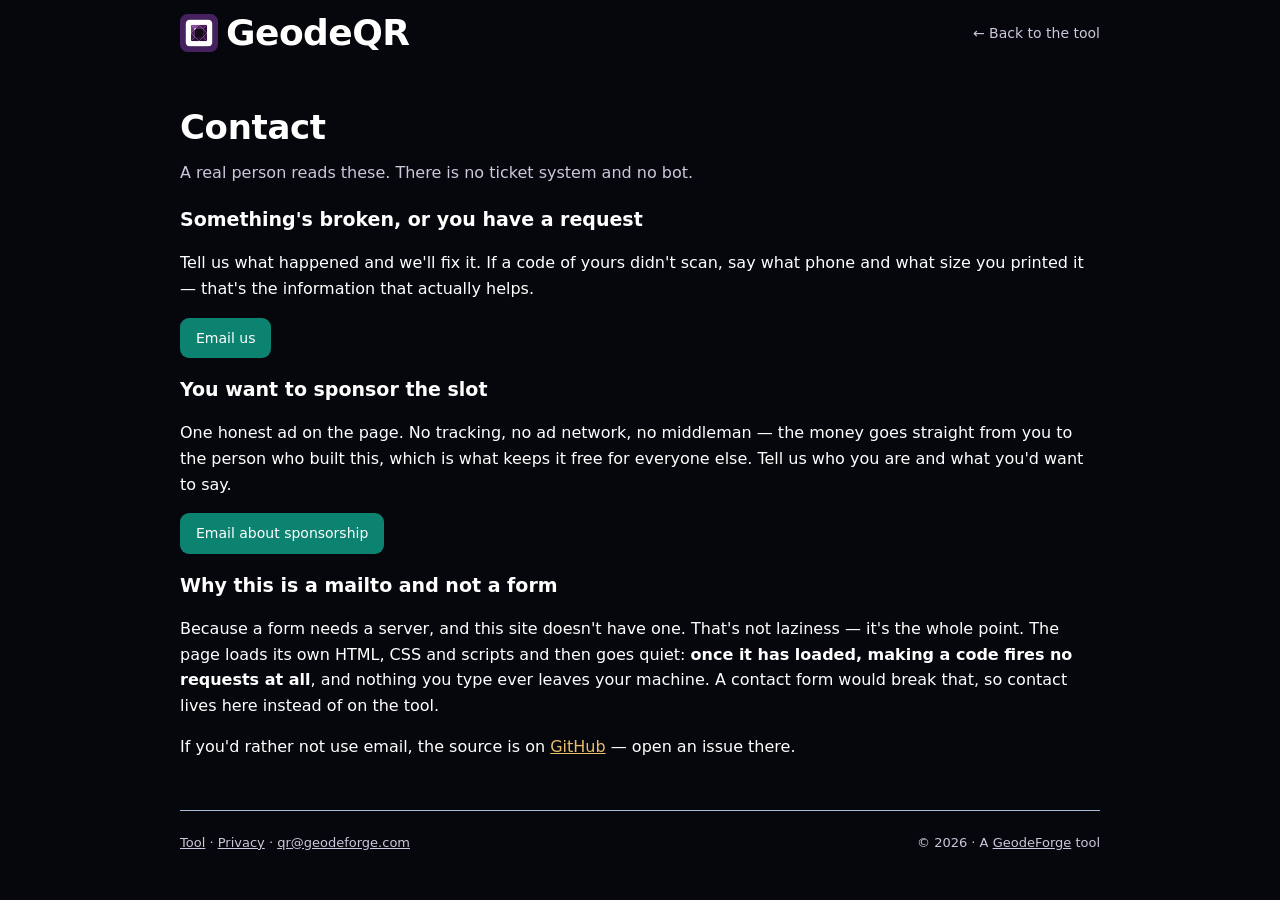
<file: contact.html>
<!DOCTYPE html>
<html lang="en">
<head>
<meta charset="utf-8"/>
<meta name="viewport" content="width=device-width, initial-scale=1"/>
<title>Contact — GeodeQR</title>
<link rel="icon" href="assets/geodeqr-eye-64.png" type="image/png"/>
<link rel="stylesheet" href="style.css?v=1"/>
</head>
<body>
<header class="bar">
  <a class="brand" href="index.html">
    <img src="assets/geode-white-fill-mark.svg" alt="" width="26" height="26"/><span>GeodeQR</span>
  </a>
  <nav><a href="index.html">← Back to the tool</a></nav>
</header>

<main>
  <section>
    <h1>Contact</h1>
    <p class="sub">A real person reads these. There is no ticket system and no bot.</p>

    <h2>Something's broken, or you have a request</h2>
    <p>Tell us what happened and we'll fix it. If a code of yours didn't scan, say what phone
       and what size you printed it — that's the information that actually helps.</p>
    <p><a class="btn" href="mailto:qr@geodeforge.com?subject=GeodeQR%20—%20issue">Email us</a></p>

    <h2>You want to sponsor the slot</h2>
    <p>One honest ad on the page. No tracking, no ad network, no middleman — the money goes
       straight from you to the person who built this, which is what keeps it free for
       everyone else. Tell us who you are and what you'd want to say.</p>
    <p><a class="btn" href="mailto:qr@geodeforge.com?subject=GeodeQR%20—%20sponsorship">Email about sponsorship</a></p>

    <h2>Why this is a mailto and not a form</h2>
    <p>Because a form needs a server, and this site doesn't have one. That's not laziness —
       it's the whole point. The page loads its own HTML, CSS and scripts and then goes quiet:
       <strong>once it has loaded, making a code fires no requests at all</strong>, and nothing you
       type ever leaves your machine. A contact form would break that, so contact lives here
       instead of on the tool.</p>
    <p>If you'd rather not use email, the source is on
       <a href="https://github.com/GeodeForge/geodeqr" rel="noopener">GitHub</a> — open an issue there.</p>
  </section>
</main>

<footer>
  <span><a href="index.html">Tool</a> · <a href="privacy.html">Privacy</a> ·
        <a href="mailto:qr@geodeforge.com">qr@geodeforge.com</a></span>
  <span>&copy; 2026 &middot; A <a href="https://geodeforge.com">GeodeForge</a> tool</span>
</footer>
</body>
</html>
</file>
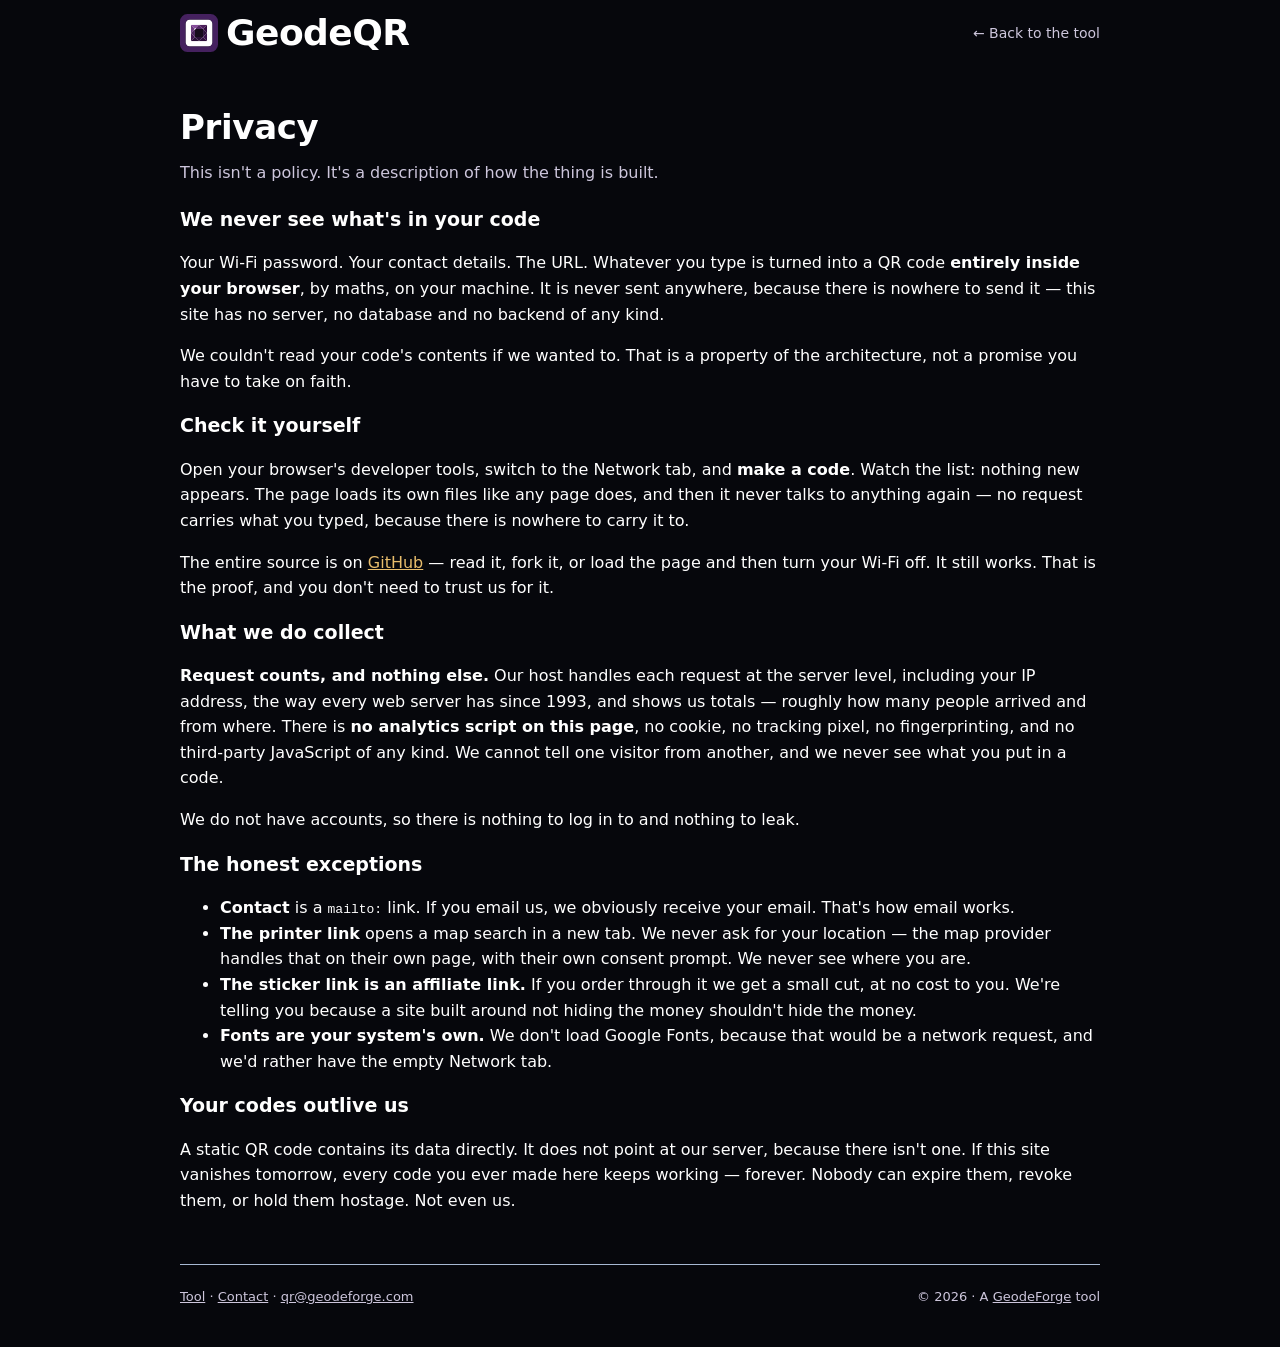
<file: privacy.html>
<!DOCTYPE html>
<html lang="en">
<head>
<meta charset="utf-8"/>
<meta name="viewport" content="width=device-width, initial-scale=1"/>
<title>Privacy — GeodeQR</title>
<link rel="icon" href="assets/geodeqr-eye-64.png" type="image/png"/>
<link rel="stylesheet" href="style.css?v=1"/>
</head>
<body>
<header class="bar">
  <a class="brand" href="index.html">
    <img src="assets/geode-white-fill-mark.svg" alt="" width="26" height="26"/><span>GeodeQR</span>
  </a>
  <nav><a href="index.html">← Back to the tool</a></nav>
</header>

<main>
  <section>
    <h1>Privacy</h1>
    <p class="sub">This isn't a policy. It's a description of how the thing is built.</p>

    <h2>We never see what's in your code</h2>
    <p>Your Wi-Fi password. Your contact details. The URL. Whatever you type is turned into a
       QR code <strong>entirely inside your browser</strong>, by maths, on your machine. It is
       never sent anywhere, because there is nowhere to send it — this site has no server, no
       database and no backend of any kind.</p>
    <p>We couldn't read your code's contents if we wanted to. That is a property of the
       architecture, not a promise you have to take on faith.</p>

    <h2>Check it yourself</h2>
    <p>Open your browser's developer tools, switch to the Network tab, and <strong>make a
       code</strong>. Watch the list: nothing new appears. The page loads its own files like any
       page does, and then it never talks to anything again — no request carries what you typed,
       because there is nowhere to carry it to.</p>
    <p>The entire source is on <a href="https://github.com/GeodeForge/geodeqr" rel="noopener">GitHub</a>
       — read it, fork it, or load the page and then turn your Wi-Fi off. It still
       works. That is the proof, and you don't need to trust us for it.</p>

    <h2>What we do collect</h2>
    <p><strong>Request counts, and nothing else.</strong> Our host handles each request at the server level,
       including your IP address, the way every web server has since 1993, and shows us totals — roughly how many people arrived and from where.
       There is <strong>no analytics script on this page</strong>, no cookie, no tracking pixel, no
       fingerprinting, and no third-party JavaScript of any kind. We cannot tell one visitor from
       another, and we never see what you put in a code.</p>
    <p>We do not have accounts, so there is nothing to log in to and nothing to leak.</p>

    <h2>The honest exceptions</h2>
    <ul>
      <li><strong>Contact</strong> is a <code>mailto:</code> link. If you email us, we obviously
        receive your email. That's how email works.</li>
      <li><strong>The printer link</strong> opens a map search in a new tab. We never ask for your
        location — the map provider handles that on their own page, with their own consent
        prompt. We never see where you are.</li>
      <li><strong>The sticker link is an affiliate link.</strong> If you order through it we get a
        small cut, at no cost to you. We're telling you because a site built around not hiding
        the money shouldn't hide the money.</li>
      <li><strong>Fonts are your system's own.</strong> We don't load Google Fonts, because that
        would be a network request, and we'd rather have the empty Network tab.</li>
    </ul>

    <h2>Your codes outlive us</h2>
    <p>A static QR code contains its data directly. It does not point at our server, because there
       isn't one. If this site vanishes tomorrow, every code you ever made here keeps working —
       forever. Nobody can expire them, revoke them, or hold them hostage. Not even us.</p>
  </section>
</main>

<footer>
  <span><a href="index.html">Tool</a> · <a href="contact.html">Contact</a> ·
        <a href="mailto:qr@geodeforge.com">qr@geodeforge.com</a></span>
  <span>&copy; 2026 &middot; A <a href="https://geodeforge.com">GeodeForge</a> tool</span>
</footer>
</body>
</html>
</file>
<file: style.css>
:root{
  --ink:#e8bd6c; --gem:#ffffff; --text:#ffffff; --muted:#cdc6dc;
  --line:#a7b9d3; --bg:#06070c; --card:#2d5086; --ok:#8fdec2; --warn:#E8C07A;
  --btn:#0c8370; --way:#e8bd6c;
  --sans: system-ui,-apple-system,"Segoe UI",Roboto,"Helvetica Neue","Noto Sans",
          "Noto Sans SC","Noto Sans Arabic","Noto Sans Devanagari",Arial,sans-serif;
  --mono: ui-monospace,SFMono-Regular,Menlo,Consolas,monospace;
}
*{box-sizing:border-box}

[hidden]{display:none !important}
html{scroll-behavior:smooth}
@media (prefers-reduced-motion:reduce){html{scroll-behavior:auto}}
body{margin:0;font-family:var(--sans);color:var(--text);background:var(--bg);line-height:1.6}
a{color:var(--ink)}
h1{font-size:clamp(24px,4vw,34px);font-weight:600;margin:0 0 6px;letter-spacing:-.01em;color:#fff}
h2{font-size:19px;font-weight:600;margin:0 0 8px;color:#fff}
main{max-width:960px;margin:0 auto;padding:0 20px}
section{padding:34px 0;border-bottom:1px solid var(--line)}

.bar{max-width:960px;margin:0 auto;padding:14px 20px;display:flex;align-items:center;
     justify-content:space-between;gap:12px;flex-wrap:wrap}

.brand{display:flex;align-items:center;gap:8px;font-weight:700;text-decoration:none;color:#fff;
       font-size:clamp(26px,4.2vw,36px);letter-spacing:-.015em;line-height:1}
.brand img{width:clamp(28px,4.4vw,38px);height:clamp(28px,4.4vw,38px)}
nav{display:flex;align-items:center;gap:16px;font-size:14px}
nav a{color:var(--muted);text-decoration:none}
nav a:hover{color:var(--ink)}

select,input,button,textarea{font:inherit;color:inherit}
select,input[type=text],input[type=url],input[type=email],input[type=tel],
input[type=datetime-local],textarea{
  width:100%;padding:8px 10px;border:1px solid var(--line);border-radius:8px;background:var(--card)}
textarea{min-height:78px;resize:vertical}
#lang{width:auto;padding:4px 8px;border-radius:6px}

.hero{padding-top:8px}
.sub{color:var(--muted);margin:0 0 18px;max-width:62ch}

.gen{display:grid;grid-template-columns:minmax(250px,2fr) 3fr;gap:18px;align-items:start}
@media(max-width:760px){.gen{grid-template-columns:1fr}}
.pane{background:var(--card);border:1px solid var(--line);border-radius:14px;padding:16px}
.preview{display:flex;flex-direction:column;gap:10px;align-items:stretch}

.codewrap{background:#fff;border-radius:12px;padding:10px;display:flex;justify-content:center}
canvas{width:100%;max-width:330px;height:auto;display:block;image-rendering:auto}

.pills{display:flex;flex-wrap:wrap;gap:6px;margin-bottom:12px}
.pill{border:1px solid var(--line);background:var(--card);border-radius:999px;
      padding:6px 14px;font-size:15.5px;cursor:pointer;color:var(--muted);
      display:inline-flex;align-items:center;gap:6px}
.pill svg{flex:none}

.pill svg path[stroke]{stroke:var(--way)}
.pill svg path:not([fill=none]){fill:var(--way)}
.pill[aria-selected=true] svg path[stroke]{stroke:#fff}
.pill[aria-selected=true] svg path:not([fill=none]){fill:#fff}
.pill[aria-selected=true]{background:var(--btn);border-color:var(--btn);color:#fff}
.fields{display:flex;flex-direction:column;gap:10px}
.fields label{display:flex;flex-direction:column;gap:4px;font-size:13px;color:var(--muted)}
.fields label.cb{flex-direction:row;align-items:center;gap:8px}
.fields input[type=checkbox]{width:auto}

.ctl input[type=range]{width:100%}
.ends{display:flex;justify-content:space-between;font-size:12px;color:var(--muted)}
.sw{display:inline-flex;align-items:center;gap:6px}
.chip{width:12px;height:12px;border-radius:3px;border:1px solid var(--line);display:inline-block}
.badge{display:flex;align-items:center;gap:7px;font-size:13px;color:var(--ok);margin:2px 0}
.badge .dot{width:8px;height:8px;border-radius:50%;background:var(--ok);display:inline-block}
.badge.limit{color:var(--warn)} .badge.limit .dot{background:var(--warn)}

.optrow{display:flex;align-items:center;gap:12px;flex-wrap:wrap;
        font-size:13px;color:var(--muted)}
.optrow .cb{display:inline-flex;align-items:center;gap:6px;white-space:nowrap}
.optrow .cb input{width:auto}
.optrow .inline{display:inline-flex;align-items:center;gap:8px}
.optrow select{width:auto;padding:5px 8px}
#cta{flex:1;min-width:130px;padding:6px 10px}

.dlrow{display:flex;gap:10px;align-items:stretch}
.dlbox{flex:1;display:flex;gap:8px;align-items:center;margin:0;min-width:0;
       border:1px solid var(--line);border-radius:10px;padding:6px 10px 10px}
.dlbox legend{font-size:12px;color:var(--muted);padding:0 6px}
.dlbox button{flex:1;padding:8px 6px;font-size:13.5px;min-width:0;line-height:1.6}
.sharewrap{position:relative;display:flex;align-items:stretch;padding-top:9px}
.sharebtn{display:inline-flex;align-items:center;gap:7px;border-radius:10px;padding:9px 14px}
.caret{width:0;height:0;border:4px solid transparent;border-top-color:currentColor;
       margin-top:4px;display:inline-block}
.sharemenu{position:absolute;top:calc(100% + 6px);inset-inline-end:0;z-index:6;
           min-width:170px;display:flex;flex-direction:column;gap:2px;
           background:var(--card);border:1px solid var(--line);border-radius:10px;padding:8px;
           box-shadow:0 8px 24px rgba(0,0,0,.45)}
.sharemenu a,.sharemenu button{border:0;background:none;text-align:start;cursor:pointer;
           padding:7px 10px;border-radius:7px;font-size:13px;color:var(--text);
           text-decoration:none}
.sharemenu a:hover,.sharemenu button:hover{background:#3a2d5a}
.advrow{display:flex;gap:10px}
.advrow button{padding:8px 14px;line-height:1.6}
.advbtn{flex:1;color:var(--muted)}
.advbtn:hover{color:var(--ink)}
#vscan{color:var(--muted)}
#vscan:hover{color:var(--ink)}
.fmt-note{display:block;margin-top:-2px}
.vmsg{display:block}
.vmsg.ok{color:var(--ok)}
.vmsg.bad{color:var(--warn)}

.fgroup{border:1px solid var(--line);border-radius:8px;padding:6px 10px;font-size:13px;color:var(--muted)}
.fgroup summary{cursor:pointer;user-select:none}
.fgroup label{margin-top:8px}

button{border:1px solid var(--line);background:var(--card);border-radius:9px;padding:9px 14px;cursor:pointer}
button:hover{border-color:var(--ink)}
button.primary{background:var(--btn);border-color:var(--btn);color:#fff;flex:1}

.promise{font-size:12.5px;color:var(--muted);margin:2px 0 0;font-style:italic}

#advp{display:flex;flex-direction:column;gap:10px;background:var(--bg);
      border-radius:10px;padding:12px;margin-top:4px}
#advp .arow{display:flex;align-items:center;justify-content:space-between;gap:10px;
            font-size:13px;color:var(--muted)}
#advp .arow select{flex:1;max-width:210px;width:auto}
#advp .arow input[type=range]{flex:1;max-width:210px}
#tcol{width:46px;height:28px;padding:2px;border:1px solid var(--line);
      border-radius:6px;background:var(--card);cursor:pointer}
.biu{display:flex;gap:6px}
.biu button{width:34px;padding:6px 0}
.biu button.on{background:#3a2d5a;border-color:var(--ink);color:var(--ink)}

.exp{display:flex;align-items:center;gap:14px;flex-wrap:wrap;font-size:13px;color:var(--muted)}
.exp label{display:inline-flex;align-items:center;gap:6px}
.exp select{width:auto;padding:5px 8px}
.exp .cb input{width:auto}

#tsplash{position:fixed;inset:0;z-index:60;background:#06070c;display:none;
  align-items:center;justify-content:center;opacity:1;transition:opacity 1s ease}
#tsplash.on{display:flex}
#tsplash.out{opacity:0}
#tsplash img{width:min(78vmin,820px);height:auto;display:block;opacity:0;transition:opacity 1s ease}
#tsplash.in img{opacity:1}

.dropzone{display:flex;align-items:center;justify-content:center;gap:8px;
  border:2px dashed var(--line);border-radius:12px;padding:26px 16px;cursor:pointer;
  color:var(--muted);font-size:14px;background:var(--card);margin-top:6px;max-width:600px;position:relative}
.dropzone:hover,.dropzone.on{border-color:var(--gem);color:var(--ink)}
.dropzone:focus-within{border-color:var(--gem);color:var(--ink);outline:3px solid var(--gem);outline-offset:3px}

.rdz{flex-direction:column;gap:10px;padding:58px 18px;text-align:center}
.rdz .pick{font-weight:600;color:var(--text);font-size:16px}
.rdz small{color:var(--muted);font-size:13px;line-height:1.55;max-width:72ch;display:block}
.dropzone input[type=file]{position:absolute;width:1px;height:1px;margin:-1px;padding:0;border:0;
  overflow:hidden;clip:rect(0 0 0 0);clip-path:inset(50%);white-space:nowrap}
#rout{margin-top:12px}
#rtext{background:var(--card);border:1px solid var(--line);border-radius:10px;padding:12px;
  font-family:var(--mono);font-size:13px;white-space:pre-wrap;word-break:break-all;
  max-height:220px;overflow:auto;margin:8px 0}
.rhost{font-size:14px;margin:0}
.rhost strong{color:var(--ink)}

.strip{margin-top:18px;background:var(--card);border:1px solid var(--line);border-radius:12px;padding:14px}
.strip a{display:block;margin-bottom:6px;font-size:14px}
.strip .maps{font-size:12.5px;color:var(--muted);margin:2px 0 0}
.strip .maps a{display:inline;margin:0 10px 0 0;font-size:12.5px}
.disc{font-size:12px;color:var(--muted);margin:8px 0 0}

.duo{display:flex;flex-wrap:wrap;gap:18px;align-items:stretch}
.duo>section{flex:1 1 0;min-width:min(100%,300px);display:flex;flex-direction:column;margin:0}
.duo>section>*:last-child{margin-top:auto}
@media (max-width:720px){ .duo>section{flex:1 1 100%} }

.lede{padding:18px 0 22px}
.lede p{margin:0 0 10px}
.lede p:last-child{margin-bottom:0}

.prose{font-size:14px}

.prose h1{font-size:clamp(24px,4vw,34px);font-weight:600;letter-spacing:-.01em;margin:0 0 6px;line-height:1.15}
.prose .sub{font-size:16px;color:var(--muted);margin:0 0 4px}
.prose p,.prose li{max-width:none}
.prose li{margin:0 0 8px}
.prose h2{margin:18px 0 8px;font-size:15.5px}
.prose h2:first-child{margin-top:0}
.prose .note{color:var(--muted);font-style:italic}

.verify .kicker{font-style:italic;color:var(--way);margin:6px 0 0}

.whyfree{color:var(--ink);margin:0 0 16px}

.verify p,.bulk p,.sponsor p,.morefrom p,.reader p{color:var(--muted);margin:0 0 10px}
.bulk p,.reader p{max-width:600px}

.verify,.sponsor,.share,.morefrom{font-size:14px}
.morefrom .sibs{display:flex;flex-direction:column;gap:6px;margin:6px 0 12px;font-size:14px}
.verify h2,.sponsor h2,.share h2,.morefrom h2{font-size:15.5px}
.verify .whyfree{color:var(--ink)}

.bulk .filelabel{display:block;margin:18px 0 0}
.bulk input[type=file]{width:auto;display:block;margin:14px 0 0}
.bulk button{margin-top:auto;width:100%;padding-block:22px}
.hint{font-size:13.5px;margin-top:8px}
.bulk .hint:empty{display:none}
.shares{display:flex;flex-wrap:wrap;gap:8px;margin-top:12px}
.shares a,.shares button{border:1px solid var(--line);background:var(--card);border-radius:999px;
  padding:6px 14px;font-size:13px;color:var(--ink);text-decoration:none;cursor:pointer}
.shares a:hover,.shares button:hover{border-color:var(--ink)}
.share p{color:var(--muted);margin:0}
.sponsor{background:var(--card);border:1px dashed var(--gem);border-radius:14px;padding:20px;margin:34px 0}
.btn{display:inline-block;background:var(--btn);color:#fff;text-decoration:none;
     padding:9px 16px;border-radius:9px;font-size:14px}
footer{max-width:960px;margin:0 auto;padding:22px 20px 40px;display:flex;
       justify-content:space-between;gap:12px;flex-wrap:wrap;font-size:13px;color:var(--muted)}
footer a{color:var(--muted)}

.err{color:#F09AA0;font-size:13px;margin:4px 0 0;min-height:0}
small{color:var(--muted);font-size:12px;line-height:1.45}
.warn-note{display:block;margin-top:-2px}
button:disabled{opacity:.45;cursor:not-allowed}
select:disabled{background:#2a2142;color:var(--muted)}

.gfband{background:none;display:flex;align-items:center;justify-content:center;
  gap:clamp(10px,2.4vw,24px);padding:14px 16px 9px}
.gfband img{display:block}
.gfband .b-wm{height:clamp(19px,3vw,30px);width:auto}
.gfband .b-cl{height:clamp(38px,6vw,58px);width:auto}
.gfband .b-st{height:clamp(11px,1.8vw,18px);width:auto}
@media print{.gfband{display:none}}
</file>
